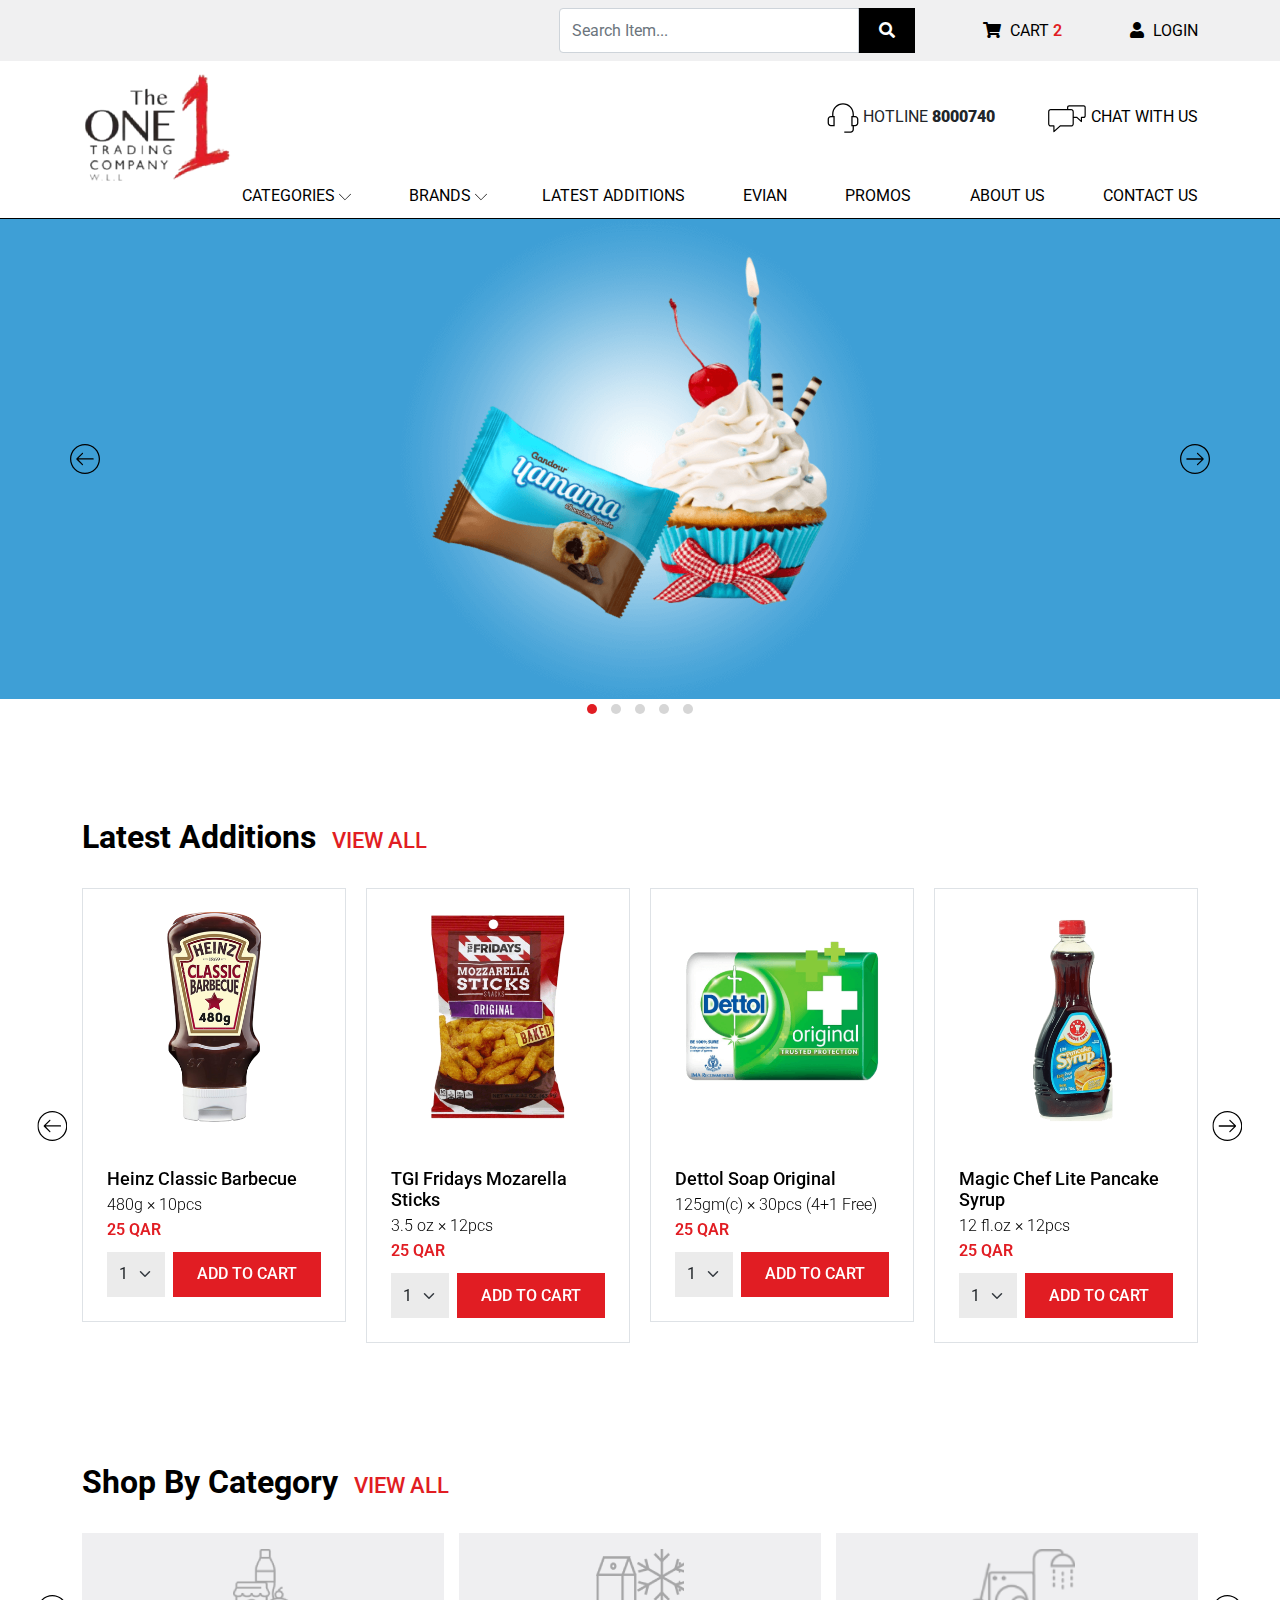
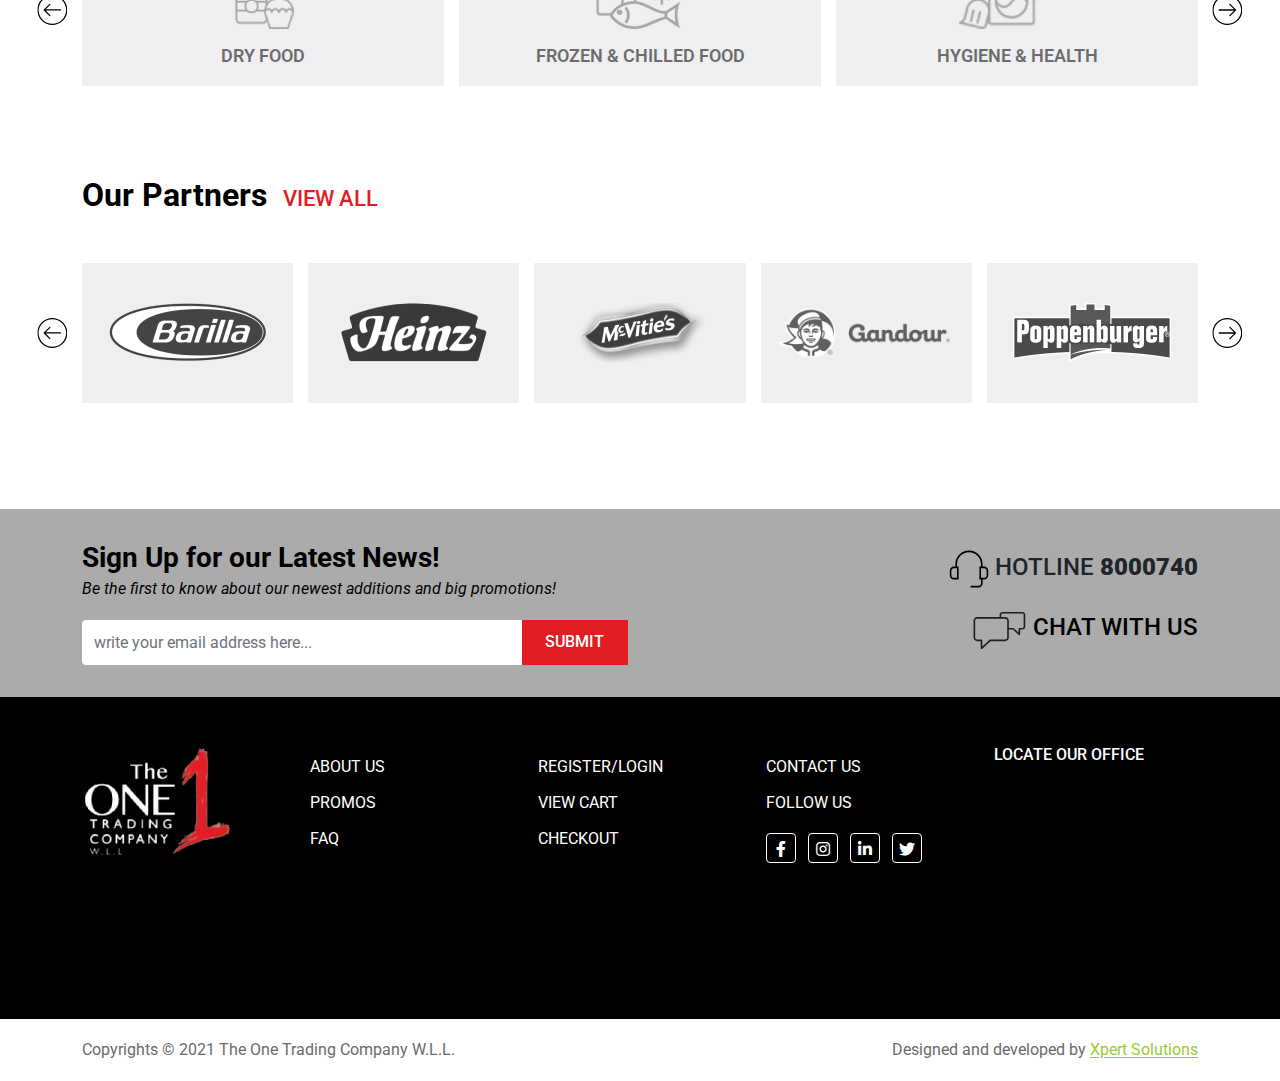
<file: index.html>
<!DOCTYPE html>
<!--[if lt IE 7]>      <html class="no-js lt-ie9 lt-ie8 lt-ie7"> <![endif]-->
<!--[if IE 7]>         <html class="no-js lt-ie9 lt-ie8"> <![endif]-->
<!--[if IE 8]>         <html class="no-js lt-ie9"> <![endif]-->
<!--[if gt IE 8]><!-->

<html class="no-js" lang="zxx">
<!--<![endif]-->

<head>
	<!-- Page Needs Meta
	=================================================== -->
    <meta charset="utf-8">
    <meta name="viewport" content="width=device-width, initial-scale=1.0">
    <meta name="robots" content="index, follow">
    <meta name="description" content="" />
    <meta name="keywords" content="">
    <meta name="author" content="">
    <meta name="sitemap_link" content="">
    
    <meta itemprop="name" content="#">
    <meta itemprop="description" content="">
    <meta itemprop="image" content="">
    
    <meta name="twitter:card" content="summary">
    <meta name="twitter:site" content="">
    <meta name="twitter:title" content="#">
    <meta name="twitter:description" content="">
    <meta name="twitter:creator" content="">
    <meta name="twitter:image" content="">
    <meta name="twitter:image:alt" content="#" />
    
    <meta property="fb:app_id" content=""/>
    <meta property="og:locale" content="en_US" />
    <meta property="og:title" content="#" />
    <meta property="og:type" content="" />
    <meta property="og:url" content="" />
    <meta property="og:image" content="" />
    <meta property="og:image:secure_url" content="" />
    <meta property="og:image:alt" content="#" />
    <meta property="og:description" content="" />
    <meta property="og:site_name" content="#" />
    <meta name="csrf-token" content="">

	<!-- Title
	================================================== -->
    <title>The One Trading Company | Foodservice Distributor</title>
    
    <!-- Favicons
    ================================================== -->
    <link rel="apple-touch-icon" sizes="57x57" href="resources/images/favicon/apple-icon-57x57.png">
    <link rel="apple-touch-icon" sizes="60x60" href="resources/images/favicon/apple-icon-60x60.png">
    <link rel="apple-touch-icon" sizes="72x72" href="resources/images/favicon/apple-icon-72x72.png">
    <link rel="apple-touch-icon" sizes="76x76" href="resources/images/favicon/apple-icon-76x76.png">
    <link rel="apple-touch-icon" sizes="114x114" href="resources/images/favicon/apple-icon-114x114.png">
    <link rel="apple-touch-icon" sizes="120x120" href="resources/images/favicon/apple-icon-120x120.png">
    <link rel="apple-touch-icon" sizes="144x144" href="resources/images/favicon/apple-icon-144x144.png">
    <link rel="apple-touch-icon" sizes="152x152" href="resources/images/favicon/apple-icon-152x152.png">
    <link rel="apple-touch-icon" sizes="180x180" href="resources/images/favicon/apple-icon-180x180.png">
    <link rel="icon" type="image/png" sizes="192x192"  href="resources/images/favicon/android-icon-192x192.png">
    <link rel="icon" type="image/png" sizes="32x32" href="resources/images/favicon/favicon-32x32.png">
    <link rel="icon" type="image/png" sizes="96x96" href="resources/images/favicon/favicon-96x96.png">
    <link rel="icon" type="image/png" sizes="16x16" href="resources/images/logo.png">
    <link rel="manifest" href="resources/images/favicon/manifest.json">
    <meta name="msapplication-TileColor" content="#ffffff">
    <meta name="msapplication-TileImage" content="/ms-icon-144x144.png">
    <meta name="theme-color" content="#ffffff">

    <!-- Google Font
    ================================================== -->
    <link rel="preconnect" href="https://fonts.googleapis.com">
    <link rel="preconnect" href="https://fonts.gstatic.com" crossorigin>
    <link href="https://fonts.googleapis.com/css2?family=Roboto:wght@300;400;500;700;900&display=swap" rel="stylesheet">

	<!-- CSS Files
	================================================== -->
    <link rel="stylesheet" href="resources/css/bootstrap.min.css">
    <link rel="stylesheet" href="resources/css/fontawesome.min.css">
    <link rel="stylesheet" href="resources/css/owl.carousel.min.css">
    <link rel="stylesheet" href="resources/css/owl.theme.default.min.css">
    <link rel="stylesheet" href="resources/css/simplebar.css">
    <link rel="stylesheet" href="resources/css/style.css">
</head>
<body>
    <!--[if lte IE 9]>
        <p class="browserupgrade">You are using an <strong>outdated</strong> browser. Please <a href="https://browsehappy.com/">upgrade your browser</a> to improve your experience and security.</p>
    <![endif]-->

    <!-- Site Header -->
    <header>
        <div class="header-top d-none d-xl-block" data-bg-color="#f0f0f1">
            <div class="container">
                <ul class="list-unstyled text-end">
                    <li>
                        <form action="#">
                            <div class="input-group">
                                <input type="text" name="s" class="form-control" placeholder="Search Item..." required >
                                <button type="submit"><i class="fa fa-search"></i></button>
                            </div><!-- /.input-group -->
                        </form>
                    </li>
                    <li>
                         <a href="#"><i class="fa fa-shopping-cart"></i> CART <span>2</span></a>
                    </li>
                    <li>
                        <a href="#"><i class="fa fa-user"></i> LOGIN</a>
                    </li>
                </ul>
            </div><!-- /.container -->
        </div><!-- /.header-top -->
        <div class="header-middle">
            <div class="container">
                <div class="d-flex justify-content-between align-items-center">
                    <div class="site-logo">
                        <a href="index.html">
                            <img src="resources/images/logo.png" class="img-fluid" style="width: inharit !important" alt="The One Trading Company Logo">
                        </a>
                    </div><!-- /.site-logo -->
                    <div class="hotline-chat d-none d-md-block">
                        <ul class="list-unstyled">
                            <li class="d-inline-block">
                                <svg xmlns="http://www.w3.org/2000/svg" x="0px" y="0px" viewBox="0 0 50 50" height="32">
                                    <path d="M49,27c0-2.757-2.243-5-5-5h-2v-3c0-9.374-7.626-17-17-17S8,9.626,8,19v3H6c-2.757,0-5,2.243-5,5v6c0,2.757,2.243,5,5,5h6 V22h-2v-3c0-8.271,6.729-15,15-15s15,6.729,15,15v3h-2v16h2v5c0,1.654-1.346,3-3,3H27v2h10c2.757,0,5-2.243,5-5v-5h2 c2.757,0,5-2.243,5-5V27z M10,36H6c-1.654,0-3-1.346-3-3v-6c0-1.654,1.346-3,3-3h4V36z M47,33c0,1.654-1.346,3-3,3h-4V24h4 c1.654,0,3,1.346,3,3V33z"/>
                                </svg>
                                HOTLINE <b>8000740</b>
                            </li>
                            <li class="d-inline-block">
                                <a href="#">
                                    <svg xmlns="http://www.w3.org/2000/svg" height="40" x="0px" y="0px" viewBox="0 0 100.353 100.353">
                                        <path d="M92.016,18.026H55.518c-2.857,0-5.181,2.324-5.181,5.181v4.354H9.46 c-3.669,0-6.654,2.985-6.654,6.655v30.723c0,3.668,2.985,6.652,6.654,6.652h6.391v12.884c0,0.594,0.35,1.131,0.893,1.372 c0.195,0.086,0.401,0.128,0.606,0.128c0.366,0,0.728-0.134,1.009-0.39l15.403-13.994h26.804c3.668,0,6.653-2.984,6.653-6.652v-14.61 h7.273l10.877,9.881c0.282,0.256,0.643,0.39,1.009,0.39c0.205,0,0.412-0.042,0.607-0.128c0.543-0.24,0.893-0.778,0.893-1.372v-8.771 h4.137c2.855,0,5.178-2.325,5.178-5.182v-21.94C97.194,20.35,94.872,18.026,92.016,18.026z M64.22,64.938 c0,2.014-1.639,3.652-3.653,3.652H33.183c-0.373,0-0.732,0.139-1.009,0.39L18.85,81.085V70.09c0-0.829-0.671-1.5-1.5-1.5H9.459 c-2.015,0-3.654-1.638-3.654-3.652V34.215c0-2.015,1.639-3.655,3.654-3.655h42.363c0.005,0,0.01,0.001,0.015,0.001 s0.01-0.001,0.015-0.001h8.715c2.015,0,3.653,1.64,3.653,3.655L64.22,64.938L64.22,64.938z M94.194,45.147 c0,1.203-0.977,2.182-2.178,2.182h-5.637c-0.828,0-1.5,0.671-1.5,1.5v6.882l-8.798-7.992c-0.276-0.25-0.636-0.39-1.009-0.39h-7.853 V34.216c0-3.669-2.985-6.655-6.653-6.655h-7.229v-4.354c0-1.203,0.979-2.181,2.181-2.181h36.498c1.201,0,2.178,0.978,2.178,2.181 V45.147z"/>
                                    </svg>                                    
                                    CHAT WITH US
                                </a>
                            </li>
                        </ul><!-- /.list-unstyled -->
                    </div><!-- /.hotline-chat -->

                    <div class="hamburger text-end d-xl-none">
                        <a href="javascript:void(0)" class="text-black">
                            <i class="fas fa-bars"></i>
                        </a>
                    </div><!-- /.hambargur -->
                </div><!-- /.d-flex -->
            </div><!-- /.container -->
        </div><!-- /.header-middle -->
        <div class="header-navigation d-none d-lg-block">
            <div class="container">
                <ul class="list-unstyled text-end">
                    <li class="item-has-submenu">
                        <a href="#">CATEGORIES</a>
                        <ul class="submenu list-unstyled">
                            <li><a href="categorized-product.html">DRY FOOD</a></li>
                            <li><a href="categorized-product.html">FROZEN & CHILLED</a></li>
                            <li><a href="categorized-product.html">HYGIENE & HEALTH</a></li>
                            <li><a href="categorized-product.html">SHOP ALL</a></li>
                        </ul><!-- /.submenu -->
                    </li>
                    <li class="item-has-submenu">
                        <a href="#">BRANDS</a>
                        <ul class="submenu list-unstyled">
                            <li><a href="products.html">BARILLA</a></li>
                            <li><a href="products.html">HEINZ</a></li>
                            <li><a href="products.html">UNITED BISCUITS</a></li>
                            <li><a href="products.html">POPPENBURGER</a></li>
                            <li><a href="products.html">GHANDOUR</a></li>
                            <li><a href="products.html">MAGIC CHEF</a></li>
                            <li><a href="products.html">SHOP ALL</a></li>
                        </ul><!-- /.submenu -->
                    <li>
                        <a href="#">LATEST ADDITIONS</a>
                    </li>
                    <li><a href="#">EVIAN</a></li>
                    <li><a href="#">PROMOS</a></li>
                    <li><a href="#">ABOUT US</a></li>
                    <li><a href="#">CONTACT US</a></li>
                </ul>
            </div><!-- /.container -->
        </div><!-- /.header-navigation -->
    </header>

    <div class="mobile-menu" data-simplebar>
        <div class="site-logo">
            <a href="#">
                <img src="resources/images/logo.png" class="img-fluid" style="width: inharit !important" alt="The One Trading Company Logo">
            </a>
            <span class="close-menu">&times;</span>
        </div><!-- /.site-logo -->

        <div class="cart-login">
            <ul class="list-unstyled">
                <li>
                    <form action="#">
                        <div class="input-group">
                            <input type="text" name="s" class="form-control" placeholder="Search Item..." required >
                            <button type="submit"><i class="fa fa-search"></i></button>
                        </div><!-- /.input-group -->
                    </form>
                </li>
                <li>
                     <a href="#"><i class="fa fa-shopping-cart"></i> CART <span>0</span></a>
                </li>
                <li>
                    <a href="#"><i class="fa fa-user"></i> LOGIN</a>
                </li>
            </ul>
        </div><!-- /.cart-login -->

        <div class="header-navigation ">
            <ul class="list-unstyled">
                <li class="item-has-submenu">
                    <a href="#">CATEGORIES</a>
                    <ul class="submenu list-unstyled">
                        <li><a href="categorized-product.html">DRY FOOD</a></li>
                        <li><a href="categorized-product.html">FROZEN & CHILLED</a></li>
                        <li><a href="categorized-product.html">HYGIENE & HEALTH</a></li>
                        <li><a href="categorized-product.html">SHOP ALL</a></li>
                    </ul><!-- /.submenu -->
                </li>
                <li class="item-has-submenu">
                    <a href="#">BRANDS</a>
                    <ul class="submenu list-unstyled">
                        <li><a href="products.html">BARILLA</a></li>
                        <li><a href="products.html">HEINZ</a></li>
                        <li><a href="products.html">UNITED BISCUITS</a></li>
                        <li><a href="products.html">POPPENBURGER</a></li>
                        <li><a href="products.html">GHANDOUR</a></li>
                        <li><a href="products.html">MAGIC CHEF</a></li>
                        <li><a href="products.html">SHOP ALL</a></li>
                    </ul><!-- /.submenu -->
                <li>
                    <a href="#">LATEST ADDITIONS</a>
                </li>
                <li><a href="#">EVIAN</a></li>
                <li><a href="#">PROMOS</a></li>
                <li><a href="#">ABOUT US</a></li>
                <li><a href="#">CONTACT US</a></li>
            </ul>
        </div><!-- /.header-navigation -->
        
        <div class="hotline-chat">
            <ul class="list-unstyled">
                <li>
                    <svg xmlns="http://www.w3.org/2000/svg" x="0px" y="0px" viewBox="0 0 50 50" height="32">
                        <path d="M49,27c0-2.757-2.243-5-5-5h-2v-3c0-9.374-7.626-17-17-17S8,9.626,8,19v3H6c-2.757,0-5,2.243-5,5v6c0,2.757,2.243,5,5,5h6 V22h-2v-3c0-8.271,6.729-15,15-15s15,6.729,15,15v3h-2v16h2v5c0,1.654-1.346,3-3,3H27v2h10c2.757,0,5-2.243,5-5v-5h2 c2.757,0,5-2.243,5-5V27z M10,36H6c-1.654,0-3-1.346-3-3v-6c0-1.654,1.346-3,3-3h4V36z M47,33c0,1.654-1.346,3-3,3h-4V24h4 c1.654,0,3,1.346,3,3V33z"/>
                    </svg>
                    HOTLINE <b>8000740</b>
                </li>
                <li>
                    <a href="#">
                        <svg xmlns="http://www.w3.org/2000/svg" height="40" x="0px" y="0px" viewBox="0 0 100.353 100.353">
                            <path d="M92.016,18.026H55.518c-2.857,0-5.181,2.324-5.181,5.181v4.354H9.46 c-3.669,0-6.654,2.985-6.654,6.655v30.723c0,3.668,2.985,6.652,6.654,6.652h6.391v12.884c0,0.594,0.35,1.131,0.893,1.372 c0.195,0.086,0.401,0.128,0.606,0.128c0.366,0,0.728-0.134,1.009-0.39l15.403-13.994h26.804c3.668,0,6.653-2.984,6.653-6.652v-14.61 h7.273l10.877,9.881c0.282,0.256,0.643,0.39,1.009,0.39c0.205,0,0.412-0.042,0.607-0.128c0.543-0.24,0.893-0.778,0.893-1.372v-8.771 h4.137c2.855,0,5.178-2.325,5.178-5.182v-21.94C97.194,20.35,94.872,18.026,92.016,18.026z M64.22,64.938 c0,2.014-1.639,3.652-3.653,3.652H33.183c-0.373,0-0.732,0.139-1.009,0.39L18.85,81.085V70.09c0-0.829-0.671-1.5-1.5-1.5H9.459 c-2.015,0-3.654-1.638-3.654-3.652V34.215c0-2.015,1.639-3.655,3.654-3.655h42.363c0.005,0,0.01,0.001,0.015,0.001 s0.01-0.001,0.015-0.001h8.715c2.015,0,3.653,1.64,3.653,3.655L64.22,64.938L64.22,64.938z M94.194,45.147 c0,1.203-0.977,2.182-2.178,2.182h-5.637c-0.828,0-1.5,0.671-1.5,1.5v6.882l-8.798-7.992c-0.276-0.25-0.636-0.39-1.009-0.39h-7.853 V34.216c0-3.669-2.985-6.655-6.653-6.655h-7.229v-4.354c0-1.203,0.979-2.181,2.181-2.181h36.498c1.201,0,2.178,0.978,2.178,2.181 V45.147z"/>
                        </svg>                                    
                        CHAT WITH US
                    </a>
                </li>
            </ul><!-- /.list-unstyled -->
        </div><!-- /.hotline-chat -->

        <div class="social-media">
            <ul class="list-unstyled">
                <li class="list-inline-item">
                    <a href="#"><i class="fab fa-facebook-f"></i></a>
                </li>
                <li class="list-inline-item">
                    <a href="#"><i class="fab fa-instagram"></i></a>
                </li>
                <li class="list-inline-item">
                    <a href="#"><i class="fab fa-linkedin-in"></i></a>
                </li>
                <li class="list-inline-item">
                    <a href="#"><i class="fab fa-twitter"></i></a>
                </li>
            </ul>
        </div><!-- /.social-media -->
    </div><!--  /.mobile-menu -->

    <!-- Hero Slider -->
    <div class="hero-carousel owl-carousel owl-theme">
        <div class="slider-item">
            <a href="products.html">
                <picture>
                    <source media="(min-width:992px)" srcset="resources/images/hero-slider992w-1.png">
                    <source media="(min-width:576px)" srcset="resources/images/hero-slider576w-1.png">
                    <img src="resources/images/hero-slider-default-1.png" class="img-fluid" alt="">
                </picture>
            </a>
        </div><!-- /.slider-item -->
        <div class="slider-item">
            <a href="products.html">
                <picture>
                    <source media="(min-width:992px)" srcset="resources/images/hero-slider992w-2.png">
                    <source media="(min-width:576px)" srcset="resources/images/hero-slider576w-2.png">
                    <img src="resources/images/hero-slider-default-2.png" class="img-fluid" alt="">
                </picture>
            </a>
        </div><!-- /.slider-item -->
        <div class="slider-item">
            <a href="products.html">
                <picture>
                    <source media="(min-width:992px)" srcset="resources/images/hero-slider992w-3.png">
                    <source media="(min-width:576px)" srcset="resources/images/hero-slider576w-3.png">
                    <img src="resources/images/hero-slider-default-3.png" class="img-fluid" alt="">
                </picture>
            </a>
        </div><!-- /.slider-item -->
        <div class="slider-item">
            <a href="products.html">
                <picture>
                    <source media="(min-width:992px)" srcset="resources/images/hero-slider992w-1.png">
                    <source media="(min-width:576px)" srcset="resources/images/hero-slider576w-1.png">
                    <img src="resources/images/hero-slider-default-1.png" class="img-fluid" alt="">
                </picture>
            </a>
        </div><!-- /.slider-item -->
        <div class="slider-item">
            <a href="products.html">
                <picture>
                    <source media="(min-width:992px)" srcset="resources/images/hero-slider992w-2.png">
                    <source media="(min-width:576px)" srcset="resources/images/hero-slider576w-2.png">
                    <img src="resources/images/hero-slider-default-2.png" class="img-fluid" alt="">
                </picture>
            </a>
        </div><!-- /.slider-item -->
    </div><!-- /.hero-carousel -->

    <!-- Latest Added Product -->
    <div class="latest-added_product">
        <div class="container">
            <div class="section-title">
                <h2>Latest Additions <a href="products.html">VIEW ALL </a></h2>
            </div><!-- /.section-title -->

            <div class="product-slider owl-carousel owl-theme">
                <div class="product-item border">
                    <div class="thumb">
                        <a href="product-details.html">
                            <img src="resources/images/product1.png" class="img-fluid" alt="">
                        </a>
                    </div><!-- /.thumb -->
                    <div class="product-description">
                        <h5><a href="product-details.html">Heinz Classic Barbecue</a></h5>
                        <p>480g &times; 10pcs</p>
                        <h4>25 QAR</h4>
                        <form action="#">
                            <div class="form-group d-flex">
                                <select class="form-select">
                                    <option value="1">1</option>
                                    <option value="2">2</option>
                                    <option value="3">3</option>
                                    <option value="4">4</option>
                                    <option value="5">5</option>
                                    <option value="6">6</option>
                                    <option value="7">7</option>
                                    <option value="8">8</option>
                                    <option value="9">9</option>
                                    <option value="10">10</option>
                                </select><!-- /# -->
                                <input type="button" value="ADD TO CART">
                            </div><!-- /.form-group -->
                        </form>
                    </div><!-- /.product-description -->                    
                </div><!-- /.product-item -->
                <div class="product-item border">
                    <div class="thumb">
                        <a href="product-details.html">
                            <img src="resources/images/product2.png" class="img-fluid" alt="">
                        </a>
                    </div><!-- /.thumb -->
                    <div class="product-description">
                        <h5><a href="product-details.html">TGI Fridays Mozarella Sticks</a></h5>
                        <p>3.5 oz &times; 12pcs</p>
                        <h4>25 QAR</h4>
                        <form action="#">
                            <div class="form-group d-flex">
                                <select class="form-select">
                                    <option value="1">1</option>
                                    <option value="2">2</option>
                                    <option value="3">3</option>
                                    <option value="4">4</option>
                                    <option value="5">5</option>
                                    <option value="6">6</option>
                                    <option value="7">7</option>
                                    <option value="8">8</option>
                                    <option value="9">9</option>
                                    <option value="10">10</option>
                                </select><!-- /# -->
                                <input type="button" value="ADD TO CART">
                            </div><!-- /.form-group -->
                        </form>
                    </div><!-- /.product-description -->                    
                </div><!-- /.product-item -->
                <div class="product-item border">
                    <div class="thumb">
                        <a href="product-details.html">
                            <img src="resources/images/product3.png" class="img-fluid" alt="">
                        </a>
                    </div><!-- /.thumb -->
                    <div class="product-description">
                        <h5><a href="product-details.html">Dettol Soap Original</a></h5>
                        <p>125gm(c) &times; 30pcs (4+1 Free)</p>
                        <h4>25 QAR</h4>
                        <form action="#">
                            <div class="form-group d-flex">
                                <select class="form-select">
                                    <option value="1">1</option>
                                    <option value="2">2</option>
                                    <option value="3">3</option>
                                    <option value="4">4</option>
                                    <option value="5">5</option>
                                    <option value="6">6</option>
                                    <option value="7">7</option>
                                    <option value="8">8</option>
                                    <option value="9">9</option>
                                    <option value="10">10</option>
                                </select><!-- /# -->
                                <input type="button" value="ADD TO CART">
                            </div><!-- /.form-group -->
                        </form>
                    </div><!-- /.product-description -->                    
                </div><!-- /.product-item -->
                <div class="product-item border">
                    <div class="thumb">
                        <a href="product-details.html">
                            <img src="resources/images/product4.png" class="img-fluid" alt="">
                        </a>
                    </div><!-- /.thumb -->
                    <div class="product-description">
                        <h5><a href="product-details.html">Magic Chef Lite Pancake Syrup</a></h5>
                        <p>12 fl.oz &times; 12pcs</p>
                        <h4>25 QAR</h4>
                        <form action="#">
                            <div class="form-group d-flex">
                                <select class="form-select">
                                    <option value="1">1</option>
                                    <option value="2">2</option>
                                    <option value="3">3</option>
                                    <option value="4">4</option>
                                    <option value="5">5</option>
                                    <option value="6">6</option>
                                    <option value="7">7</option>
                                    <option value="8">8</option>
                                    <option value="9">9</option>
                                    <option value="10">10</option>
                                </select><!-- /# -->
                                <input type="button" value="ADD TO CART">
                            </div><!-- /.form-group -->
                        </form>
                    </div><!-- /.product-description -->                    
                </div><!-- /.product-item -->
                <div class="product-item border">
                    <div class="thumb">
                        <a href="product-details.html">
                            <img src="resources/images/product2.png" class="img-fluid" alt="">
                        </a>
                    </div><!-- /.thumb -->
                    <div class="product-description">
                        <h5><a href="product-details.html">TGI Fridays Mozarella Sticks</a></h5>
                        <p>3.5 oz &times; 12pcs</p>
                        <h4>25 QAR</h4>
                        <form action="#">
                            <div class="form-group d-flex">
                                <select class="form-select">
                                    <option value="1">1</option>
                                    <option value="2">2</option>
                                    <option value="3">3</option>
                                    <option value="4">4</option>
                                    <option value="5">5</option>
                                    <option value="6">6</option>
                                    <option value="7">7</option>
                                    <option value="8">8</option>
                                    <option value="9">9</option>
                                    <option value="10">10</option>
                                </select><!-- /# -->
                                <input type="button" value="ADD TO CART">
                            </div><!-- /.form-group -->
                        </form>
                    </div><!-- /.product-description -->                    
                </div><!-- /.product-item -->
                <div class="product-item border">
                    <div class="thumb">
                        <a href="product-details.html">
                            <img src="resources/images/product2.png" class="img-fluid" alt="">
                        </a>
                    </div><!-- /.thumb -->
                    <div class="product-description">
                        <h5><a href="product-details.html">TGI Fridays Mozarella Sticks</a></h5>
                        <p>3.5 oz &times; 12pcs</p>
                        <h4>25 QAR</h4>
                        <form action="#">
                            <div class="form-group d-flex">
                                <select class="form-select">
                                    <option value="1">1</option>
                                    <option value="2">2</option>
                                    <option value="3">3</option>
                                    <option value="4">4</option>
                                    <option value="5">5</option>
                                    <option value="6">6</option>
                                    <option value="7">7</option>
                                    <option value="8">8</option>
                                    <option value="9">9</option>
                                    <option value="10">10</option>
                                </select><!-- /# -->
                                <input type="button" value="ADD TO CART">
                            </div><!-- /.form-group -->
                        </form>
                    </div><!-- /.product-description -->                    
                </div><!-- /.product-item -->
            </div><!-- /.product-slider -->
        </div><!-- /.container -->
    </div><!-- /.latest-added_product -->

    <div class="product-category">
        <div class="container">
            <div class="section-title">
                <h2>Shop By Category <a href="#">VIEW ALL </a></h2>
            </div><!-- /.section-title -->

            <div class="product-category-carousel owl-carousel owl-theme">
                <div class="category-item">
                    <a href="categorized-product.html">
                       <img src="resources/images/cat-icon1.png" class="img-fluid" alt="Dry Food | The One Trading Company"> 
                        DRY FOOD
                    </a>
                </div><!-- /.category-item -->
                <div class="category-item">
                    <a href="categorized-product.html">
                        <img src="resources/images/cat-icon2.png" class="img-fluid" alt="Frozen & Chilled Food | The One Trading Company"> 
                        FROZEN & CHILLED FOOD
                    </a>
                </div><!-- /.category-item -->
                <div class="category-item">
                    <a href="categorized-product.html">
                        <img src="resources/images/cat-icon3.png" class="img-fluid" alt="Hygiene & Health Food | The One Trading Company"> 
                        HYGIENE & HEALTH
                    </a>
                </div><!-- /.category-item -->
                <div class="category-item">
                    <a href="categorized-product.html">
                        <img src="resources/images/cat-icon2.png" class="img-fluid" alt="Frozen & Chilled Food | The One Trading Company"> 
                        FROZEN & CHILLED FOOD
                    </a>
                </div><!-- /.category-item -->
            </div><!-- /.product-category-carousel -->
        </div><!-- /.container -->
    </div><!-- /.product-category -->

    <!-- Our Partners -->
    <div class="our-partners">
        <div class="container">
            <div class="section-title">
                <h2>Our Partners <a href="#">VIEW ALL </a></h2>
            </div><!-- /.section-title -->

            <div class="partner-carousel owl-carousel owl-theme">
                <div class="partner-item">
                    <a href="#">
                        <img src="resources/images/barilla.png" class="img-fluid" style="width: inherit !important"  alt="Barilla | The One Trading Company">
                    </a>
                </div><!-- /.partner-item -->
                <div class="partner-item">
                    <a href="#">
                        <img src="resources/images/heinz.png" class="img-fluid" style="width: inherit !important"  alt="Heinz | The One Trading Company">
                    </a>
                </div><!-- /.partner-item -->
                <div class="partner-item">
                    <a href="#">
                        <img src="resources/images/mcvities.png" class="img-fluid" style="width: inherit !important"  alt="McVities | The One Trading Company">
                    </a>
                </div><!-- /.partner-item -->
                <div class="partner-item">
                    <a href="#">
                        <img src="resources/images/gandour.png" class="img-fluid" style="width: inherit !important"  alt="Gandour | The One Trading Company">
                    </a>
                </div><!-- /.partner-item -->
                <div class="partner-item">
                    <a href="#">
                        <img src="resources/images/poppenburger.png" class="img-fluid" style="width: inherit !important"  alt="PoppenBurger | The One Trading Company">
                    </a>
                </div><!-- /.partner-item -->
            </div><!-- /.partner-carousel -->
        </div><!-- /.container -->
    </div><!-- /.our-partners -->

    <!-- Footer -->
    <footer>
        <div class="footer-top" data-bg-color="#ababab">
            <div class="container">
                <div class="row align-items-center justify-content-center">                    
                    <div class="col-lg-6">
                        <div class="hotline-chat text-center text-lg-end mt-4 mt-lg-0">
                            <ul class="list-unstyled">
                                <li>
                                    <svg xmlns="http://www.w3.org/2000/svg" x="0px" y="0px" viewBox="0 0 50 50" height="40">
                                        <path d="M49,27c0-2.757-2.243-5-5-5h-2v-3c0-9.374-7.626-17-17-17S8,9.626,8,19v3H6c-2.757,0-5,2.243-5,5v6c0,2.757,2.243,5,5,5h6 V22h-2v-3c0-8.271,6.729-15,15-15s15,6.729,15,15v3h-2v16h2v5c0,1.654-1.346,3-3,3H27v2h10c2.757,0,5-2.243,5-5v-5h2 c2.757,0,5-2.243,5-5V27z M10,36H6c-1.654,0-3-1.346-3-3v-6c0-1.654,1.346-3,3-3h4V36z M47,33c0,1.654-1.346,3-3,3h-4V24h4 c1.654,0,3,1.346,3,3V33z"/>
                                    </svg>
                                    HOTLINE <b>8000740</b>
                                </li>
                                <li>
                                    <a href="#">
                                        <svg xmlns="http://www.w3.org/2000/svg" height="55" x="0px" y="0px" viewBox="0 0 100.353 100.353">
                                            <path style="fill:#231F20;" d="M92.016,18.026H55.518c-2.857,0-5.181,2.324-5.181,5.181v4.354H9.46 c-3.669,0-6.654,2.985-6.654,6.655v30.723c0,3.668,2.985,6.652,6.654,6.652h6.391v12.884c0,0.594,0.35,1.131,0.893,1.372 c0.195,0.086,0.401,0.128,0.606,0.128c0.366,0,0.728-0.134,1.009-0.39l15.403-13.994h26.804c3.668,0,6.653-2.984,6.653-6.652v-14.61 h7.273l10.877,9.881c0.282,0.256,0.643,0.39,1.009,0.39c0.205,0,0.412-0.042,0.607-0.128c0.543-0.24,0.893-0.778,0.893-1.372v-8.771 h4.137c2.855,0,5.178-2.325,5.178-5.182v-21.94C97.194,20.35,94.872,18.026,92.016,18.026z M64.22,64.938 c0,2.014-1.639,3.652-3.653,3.652H33.183c-0.373,0-0.732,0.139-1.009,0.39L18.85,81.085V70.09c0-0.829-0.671-1.5-1.5-1.5H9.459 c-2.015,0-3.654-1.638-3.654-3.652V34.215c0-2.015,1.639-3.655,3.654-3.655h42.363c0.005,0,0.01,0.001,0.015,0.001 s0.01-0.001,0.015-0.001h8.715c2.015,0,3.653,1.64,3.653,3.655L64.22,64.938L64.22,64.938z M94.194,45.147 c0,1.203-0.977,2.182-2.178,2.182h-5.637c-0.828,0-1.5,0.671-1.5,1.5v6.882l-8.798-7.992c-0.276-0.25-0.636-0.39-1.009-0.39h-7.853 V34.216c0-3.669-2.985-6.655-6.653-6.655h-7.229v-4.354c0-1.203,0.979-2.181,2.181-2.181h36.498c1.201,0,2.178,0.978,2.178,2.181 V45.147z"/>
                                        </svg>                                            
                                        CHAT WITH US
                                    </a>
                                </li>
                            </ul><!-- /.list-unstyled -->
                        </div><!-- /.hotline-chat -->
                    </div><!-- /.col -->
                    <div class="col-md-10 col-lg-6 order-lg-first">
                        <div class="subscribe text-center text-lg-start">
                            <h3>Sign Up for our Latest News!</h3>
                            <p>Be the first to know about our newest additions and big promotions!</p>

                            <form action="#">
                                <div class="input-group">
                                    <input type="email" class="form-control" placeholder="write your email address here..." >
                                    <button type="submit">SUBMIT</button>
                                </div><!-- /.input-group -->
                            </form>
                        </div><!-- /.subscribe -->
                    </div><!-- /.col -->
                </div><!-- /.row -->
            </div><!-- /.container -->
        </div><!-- /.footer-top -->
        <div class="footer-middle" data-bg-color="#000000">
            <div class="container">
                <div class="row">
                    <div class="col-sm-6 col-md-4 col-lg">
                        <div class="footer-widget">
                            <div class="site-logo">
                                <a href="#">
                                    <img src="resources/images/logo-alt.png" class="img-fluid" style="width: inharit !important" alt="The One Trading Company Logo">
                                </a>
                            </div><!-- /.site-logo -->
                        </div><!-- /.footer-widget -->
                    </div><!-- /.col-md -->
                    <div class="col-sm-6 col-md-4 col-lg">
                        <div class="footer-widget">
                            <ul class="list-unstyled">
                                <li><a href="#">ABOUT US</a></li>
                                <li><a href="#">PROMOS</a></li>
                                <li><a href="#">FAQ</a></li>
                            </ul>
                        </div><!-- /.footer-widget -->
                    </div><!-- /.col-md -->
                    <div class="col-sm-6 col-md-4 col-lg">
                        <div class="footer-widget">
                            <ul class="list-unstyled">
                                <li><a href="#">REGISTER/LOGIN</a></li>
                                <li><a href="#">VIEW CART</a></li>
                                <li><a href="#">CHECKOUT</a></li>
                            </ul>
                        </div><!-- /.footer-widget -->
                    </div><!-- /.col-md -->
                    <div class="col-sm-6 col-md-4 col-lg">
                        <div class="footer-widget">
                            <ul class="list-unstyled">
                                <li><a href="#">CONTACT US</a></li>
                                <li>FOLLOW US</li>
                                <li>
                                    <ul class="list-unstyled social-media">
                                        <li class="list-inline-item">
                                            <a href="#"><i class="fab fa-facebook-f"></i></a>
                                        </li>
                                        <li class="list-inline-item">
                                            <a href="#"><i class="fab fa-instagram"></i></a>
                                        </li>
                                        <li class="list-inline-item">
                                            <a href="#"><i class="fab fa-linkedin-in"></i></a>
                                        </li>
                                        <li class="list-inline-item">
                                            <a href="#"><i class="fab fa-twitter"></i></a>
                                        </li>
                                    </ul>
                                </li>
                            </ul>
                        </div><!-- /.footer-widget -->
                    </div><!-- /.col-md -->
                    <div class="col-sm-6 col-md-4 col-lg">
                        <div class="footer-widget"> 
                            <h6 >LOCATE OUR OFFICE</h6>
                            <div class="gmap">
                                <iframe src="https://www.google.com/maps/embed?pb=!1m14!1m12!1m3!1d14430.1665811341!2d51.52615156676727!3d25.28599988120948!2m3!1f0!2f0!3f0!3m2!1i1024!2i768!4f13.1!5e0!3m2!1sen!2sbd!4v1627592167872!5m2!1sen!2sbd" width="100%" height="150" style="border:0;" allowfullscreen="" loading="lazy"></iframe>
                            </div><!-- /.gmap -->
                        </div><!-- /.footer-widget -->
                    </div><!-- /.col-md -->
                </div><!-- /.row -->
            </div><!-- /.container -->
        </div><!-- /.footer-middle -->
        <div class="footer-bottom">
            <div class="container">
                <div class="d-md-flex justify-content-between text-center text-md-start">
                    <p>Copyrights &copy; 2021 The One Trading Company W.L.L.</p>
                    <p>Designed and developed by <a href="#">Xpert Solutions</a></p>
                </div><!-- /.d-flex -->
            </div><!-- /.container -->
        </div><!-- /.footer-bottom -->
    </footer>

    <!-- Scripts -->
    <script src="resources/js/jquery-3.6.0.min.js"></script>
    <script src="resources/js/bootstrap.bundle.min.js"></script>
    <script src="resources/js/owl.carousel.min.js"></script>
    <script src="resources/js/simplebar.min.js"></script>
    <script src="resources/js/lightgallery-all.min.js"></script>
    <script src="resources/js/custom.js"></script>
</body>
</html>
</file>
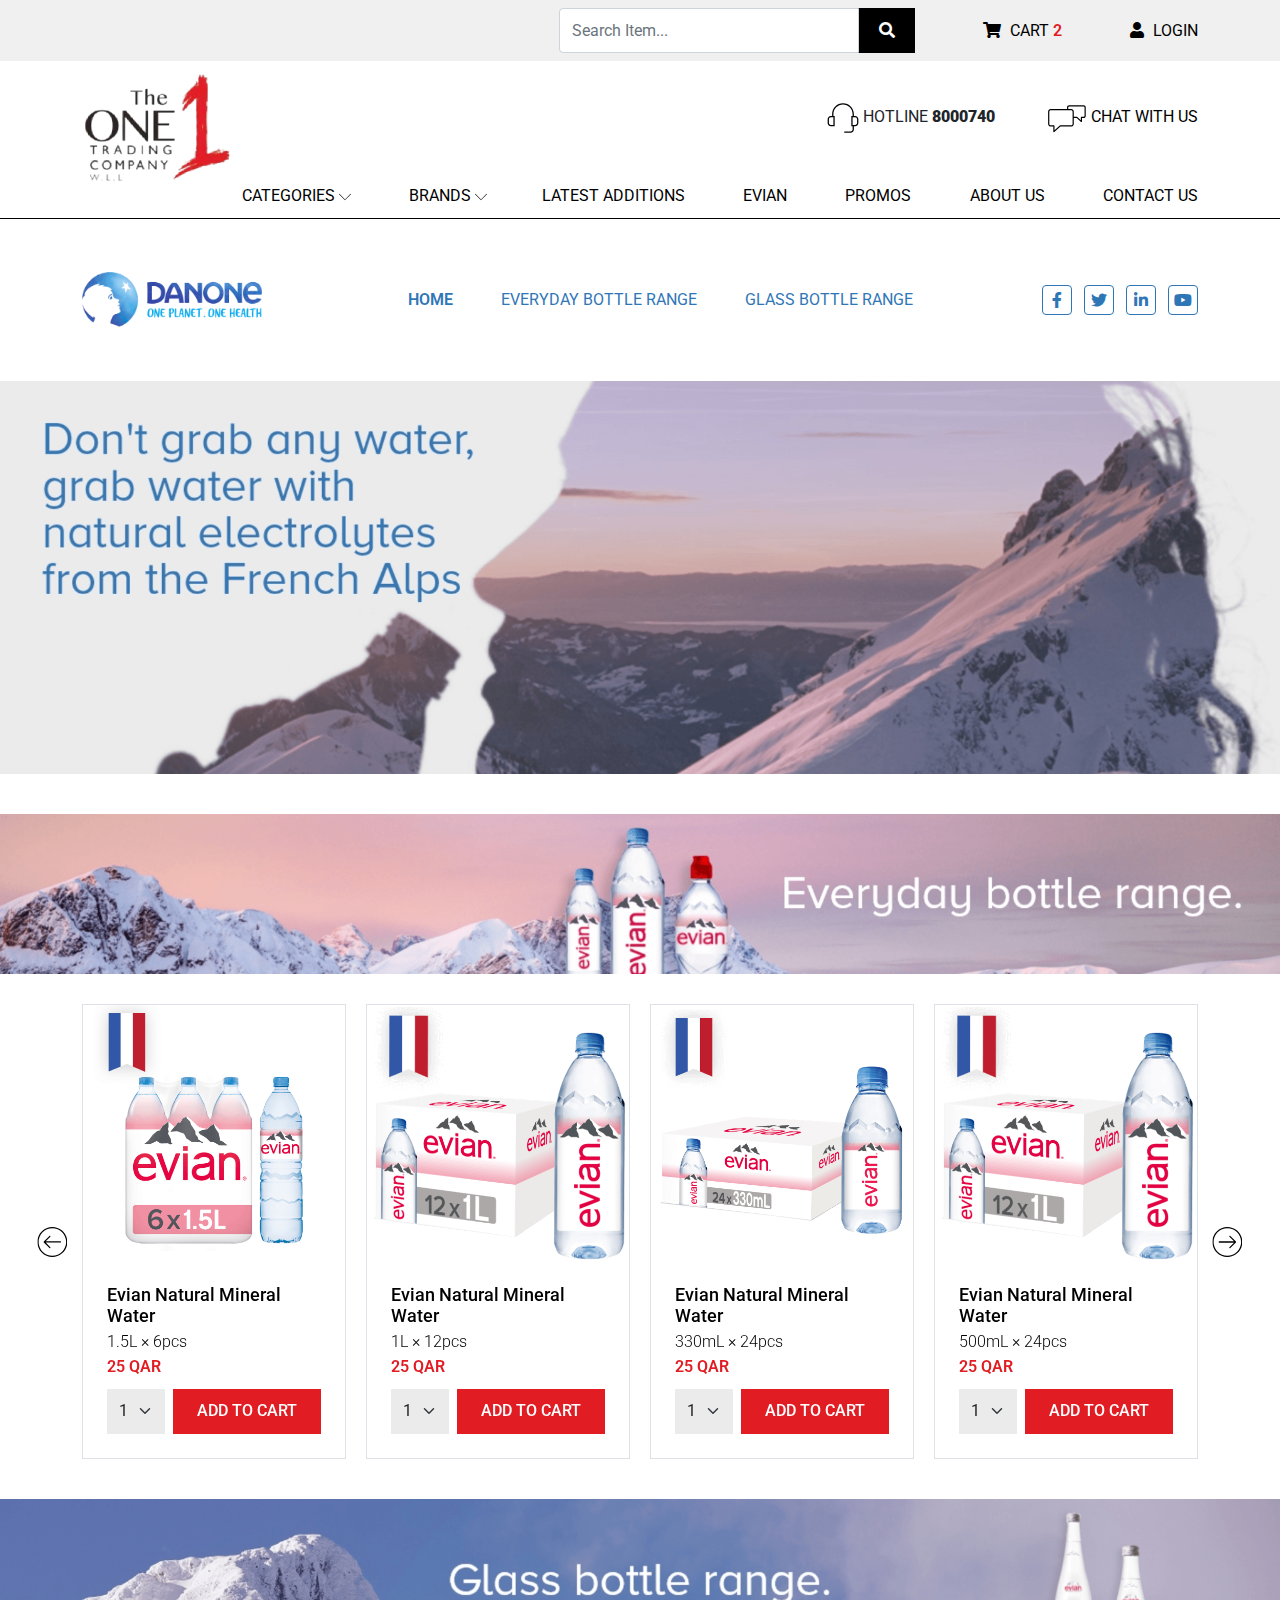
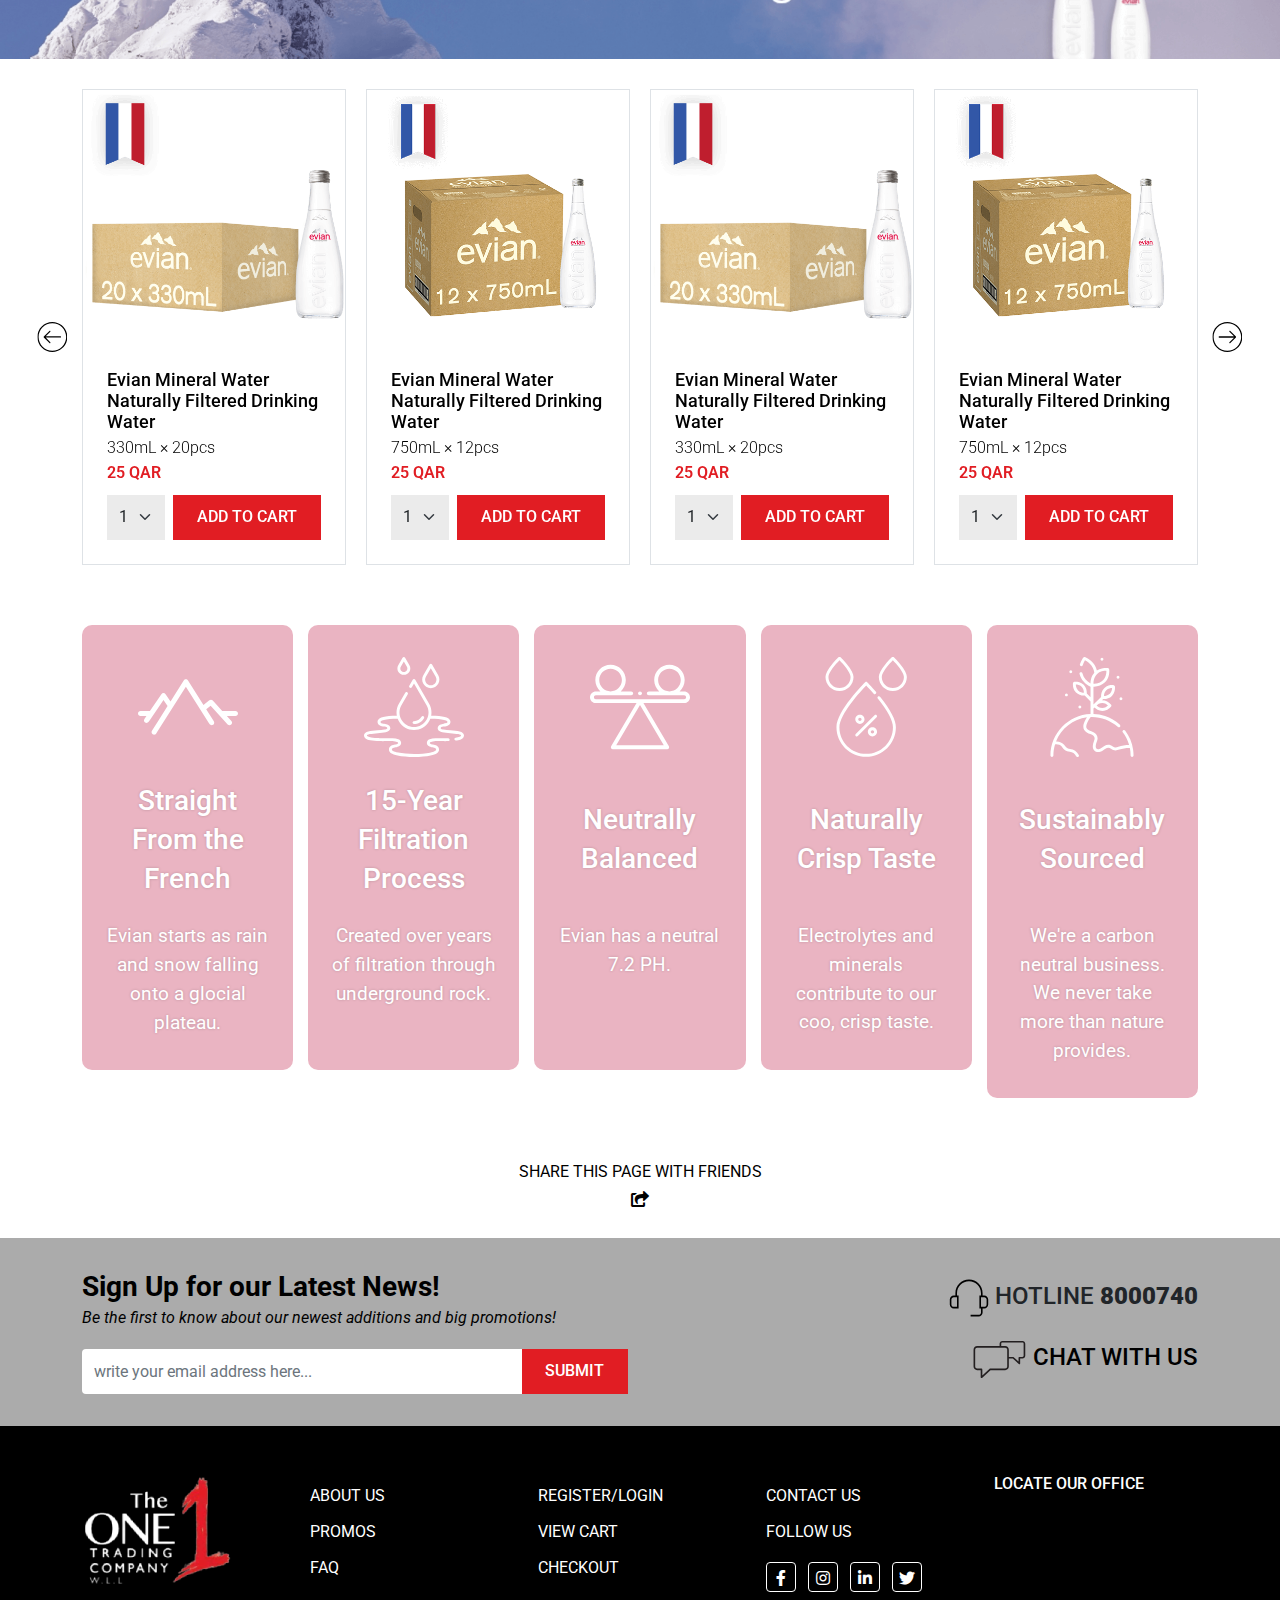
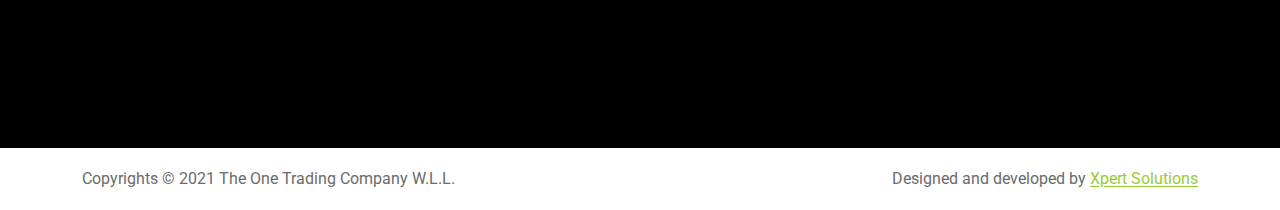
<file: brand-store.html>
<!DOCTYPE html>
<!--[if lt IE 7]>      <html class="no-js lt-ie9 lt-ie8 lt-ie7"> <![endif]-->
<!--[if IE 7]>         <html class="no-js lt-ie9 lt-ie8"> <![endif]-->
<!--[if IE 8]>         <html class="no-js lt-ie9"> <![endif]-->
<!--[if gt IE 8]><!-->

<html class="no-js" lang="zxx">
<!--<![endif]-->

<head>
	<!-- Page Needs Meta
	=================================================== -->
    <meta charset="utf-8">  
    <meta name="viewport" content="width=device-width, initial-scale=1.0">
    <meta name="robots" content="index, follow">
    <meta name="description" content="" />
    <meta name="keywords" content="">
    <meta name="author" content="">
    <meta name="sitemap_link" content="">
    
    <meta itemprop="name" content="#">
    <meta itemprop="description" content="">
    <meta itemprop="image" content="">
    
    <meta name="twitter:card" content="summary">
    <meta name="twitter:site" content="">
    <meta name="twitter:title" content="#">
    <meta name="twitter:description" content="">
    <meta name="twitter:creator" content="">
    <meta name="twitter:image" content="">
    <meta name="twitter:image:alt" content="#" />
    
    <meta property="fb:app_id" content=""/>
    <meta property="og:locale" content="en_US" />
    <meta property="og:title" content="#" />
    <meta property="og:type" content="" />
    <meta property="og:url" content="" />
    <meta property="og:image" content="" />
    <meta property="og:image:secure_url" content="" />
    <meta property="og:image:alt" content="#" />
    <meta property="og:description" content="" />
    <meta property="og:site_name" content="#" />
    <meta name="csrf-token" content="">

	<!-- Title
	================================================== -->
    <title>The One Trading Company | Foodservice Distributor</title>
    
    <!-- Favicons
    ================================================== -->
    <link rel="apple-touch-icon" sizes="57x57" href="resources/images/favicon/apple-icon-57x57.png">
    <link rel="apple-touch-icon" sizes="60x60" href="resources/images/favicon/apple-icon-60x60.png">
    <link rel="apple-touch-icon" sizes="72x72" href="resources/images/favicon/apple-icon-72x72.png">
    <link rel="apple-touch-icon" sizes="76x76" href="resources/images/favicon/apple-icon-76x76.png">
    <link rel="apple-touch-icon" sizes="114x114" href="resources/images/favicon/apple-icon-114x114.png">
    <link rel="apple-touch-icon" sizes="120x120" href="resources/images/favicon/apple-icon-120x120.png">
    <link rel="apple-touch-icon" sizes="144x144" href="resources/images/favicon/apple-icon-144x144.png">
    <link rel="apple-touch-icon" sizes="152x152" href="resources/images/favicon/apple-icon-152x152.png">
    <link rel="apple-touch-icon" sizes="180x180" href="resources/images/favicon/apple-icon-180x180.png">
    <link rel="icon" type="image/png" sizes="192x192"  href="resources/images/favicon/android-icon-192x192.png">
    <link rel="icon" type="image/png" sizes="32x32" href="resources/images/favicon/favicon-32x32.png">
    <link rel="icon" type="image/png" sizes="96x96" href="resources/images/favicon/favicon-96x96.png">
    <link rel="icon" type="image/png" sizes="16x16" href="resources/images/logo.png">
    <link rel="manifest" href="resources/images/favicon/manifest.json">
    <meta name="msapplication-TileColor" content="#ffffff">
    <meta name="msapplication-TileImage" content="/ms-icon-144x144.png">
    <meta name="theme-color" content="#ffffff">

    <!-- Google Font
    ================================================== -->
    <link rel="preconnect" href="https://fonts.googleapis.com">
    <link rel="preconnect" href="https://fonts.gstatic.com" crossorigin>
    <link href="https://fonts.googleapis.com/css2?family=Roboto:wght@300;400;500;700;900&display=swap" rel="stylesheet">

	<!-- CSS Files
	================================================== -->
    <link rel="stylesheet" href="resources/css/bootstrap.min.css">
    <link rel="stylesheet" href="resources/css/fontawesome.min.css">
    <link rel="stylesheet" href="resources/css/owl.carousel.min.css">
    <link rel="stylesheet" href="resources/css/owl.theme.default.min.css">
    <link rel="stylesheet" href="resources/css/simplebar.css">
    <link rel="stylesheet" href="resources/css/style.css">
</head>
<body>
    <!--[if lte IE 9]>
        <p class="browserupgrade">You are using an <strong>outdated</strong> browser. Please <a href="https://browsehappy.com/">upgrade your browser</a> to improve your experience and security.</p>
    <![endif]-->


    <!-- Site Header -->
    <header>
        <div class="header-top d-none d-xl-block" data-bg-color="#f0f0f1">
            <div class="container">
                <ul class="list-unstyled text-end">
                    <li>
                        <form action="#">
                            <div class="input-group">
                                <input type="text" name="s" class="form-control" placeholder="Search Item..." required >
                                <button type="submit"><i class="fa fa-search"></i></button>
                            </div><!-- /.input-group -->
                        </form>
                    </li>
                    <li>
                         <a href="#"><i class="fa fa-shopping-cart"></i> CART <span>2</span></a>
                    </li>
                    <li>
                        <a href="#"><i class="fa fa-user"></i> LOGIN</a>
                    </li>
                </ul>
            </div><!-- /.container -->
        </div><!-- /.header-top -->
        <div class="header-middle">
            <div class="container">
                <div class="d-flex justify-content-between align-items-center">
                    <div class="site-logo">
                        <a href="index.html">
                            <img src="resources/images/logo.png" class="img-fluid" style="width: inharit !important" alt="The One Trading Company Logo">
                        </a>
                    </div><!-- /.site-logo -->
                    <div class="hotline-chat d-none d-md-block">
                        <ul class="list-unstyled">
                            <li class="d-inline-block">
                                <svg xmlns="http://www.w3.org/2000/svg" x="0px" y="0px" viewBox="0 0 50 50" height="32">
                                    <path d="M49,27c0-2.757-2.243-5-5-5h-2v-3c0-9.374-7.626-17-17-17S8,9.626,8,19v3H6c-2.757,0-5,2.243-5,5v6c0,2.757,2.243,5,5,5h6 V22h-2v-3c0-8.271,6.729-15,15-15s15,6.729,15,15v3h-2v16h2v5c0,1.654-1.346,3-3,3H27v2h10c2.757,0,5-2.243,5-5v-5h2 c2.757,0,5-2.243,5-5V27z M10,36H6c-1.654,0-3-1.346-3-3v-6c0-1.654,1.346-3,3-3h4V36z M47,33c0,1.654-1.346,3-3,3h-4V24h4 c1.654,0,3,1.346,3,3V33z"/>
                                </svg>
                                HOTLINE <b>8000740</b>
                            </li>
                            <li class="d-inline-block">
                                <a href="#">
                                    <svg xmlns="http://www.w3.org/2000/svg" height="40" x="0px" y="0px" viewBox="0 0 100.353 100.353">
                                        <path d="M92.016,18.026H55.518c-2.857,0-5.181,2.324-5.181,5.181v4.354H9.46 c-3.669,0-6.654,2.985-6.654,6.655v30.723c0,3.668,2.985,6.652,6.654,6.652h6.391v12.884c0,0.594,0.35,1.131,0.893,1.372 c0.195,0.086,0.401,0.128,0.606,0.128c0.366,0,0.728-0.134,1.009-0.39l15.403-13.994h26.804c3.668,0,6.653-2.984,6.653-6.652v-14.61 h7.273l10.877,9.881c0.282,0.256,0.643,0.39,1.009,0.39c0.205,0,0.412-0.042,0.607-0.128c0.543-0.24,0.893-0.778,0.893-1.372v-8.771 h4.137c2.855,0,5.178-2.325,5.178-5.182v-21.94C97.194,20.35,94.872,18.026,92.016,18.026z M64.22,64.938 c0,2.014-1.639,3.652-3.653,3.652H33.183c-0.373,0-0.732,0.139-1.009,0.39L18.85,81.085V70.09c0-0.829-0.671-1.5-1.5-1.5H9.459 c-2.015,0-3.654-1.638-3.654-3.652V34.215c0-2.015,1.639-3.655,3.654-3.655h42.363c0.005,0,0.01,0.001,0.015,0.001 s0.01-0.001,0.015-0.001h8.715c2.015,0,3.653,1.64,3.653,3.655L64.22,64.938L64.22,64.938z M94.194,45.147 c0,1.203-0.977,2.182-2.178,2.182h-5.637c-0.828,0-1.5,0.671-1.5,1.5v6.882l-8.798-7.992c-0.276-0.25-0.636-0.39-1.009-0.39h-7.853 V34.216c0-3.669-2.985-6.655-6.653-6.655h-7.229v-4.354c0-1.203,0.979-2.181,2.181-2.181h36.498c1.201,0,2.178,0.978,2.178,2.181 V45.147z"/>
                                    </svg>                                    
                                    CHAT WITH US
                                </a>
                            </li>
                        </ul><!-- /.list-unstyled -->
                    </div><!-- /.hotline-chat -->

                    <div class="hamburger text-end d-xl-none">
                        <a href="javascript:void(0)" class="text-black">
                            <i class="fas fa-bars"></i>
                        </a>
                    </div><!-- /.hambargur -->
                </div><!-- /.d-flex -->
            </div><!-- /.container -->
        </div><!-- /.header-middle -->
        <div class="header-navigation d-none d-lg-block">
            <div class="container">
                <ul class="list-unstyled text-end">
                    <li class="item-has-submenu">
                        <a href="#">CATEGORIES</a>
                        <ul class="submenu list-unstyled">
                            <li><a href="categorized-product.html">DRY FOOD</a></li>
                            <li><a href="categorized-product.html">FROZEN & CHILLED</a></li>
                            <li><a href="categorized-product.html">HYGIENE & HEALTH</a></li>
                            <li><a href="categorized-product.html">SHOP ALL</a></li>
                        </ul><!-- /.submenu -->
                    </li>
                    <li class="item-has-submenu">
                        <a href="#">BRANDS</a>
                        <ul class="submenu list-unstyled">
                            <li><a href="products.html">BARILLA</a></li>
                            <li><a href="products.html">HEINZ</a></li>
                            <li><a href="products.html">UNITED BISCUITS</a></li>
                            <li><a href="products.html">POPPENBURGER</a></li>
                            <li><a href="products.html">GHANDOUR</a></li>
                            <li><a href="products.html">MAGIC CHEF</a></li>
                            <li><a href="products.html">SHOP ALL</a></li>
                        </ul><!-- /.submenu -->
                    <li>
                        <a href="#">LATEST ADDITIONS</a>
                    </li>
                    <li><a href="#">EVIAN</a></li>
                    <li><a href="#">PROMOS</a></li>
                    <li><a href="#">ABOUT US</a></li>
                    <li><a href="#">CONTACT US</a></li>
                </ul>
            </div><!-- /.container -->
        </div><!-- /.header-navigation -->
    </header>

    <div class="mobile-menu" data-simplebar>
        <div class="site-logo">
            <a href="#">
                <img src="resources/images/logo.png" class="img-fluid" style="width: inharit !important" alt="The One Trading Company Logo">
            </a>
            <span class="close-menu">&times;</span>
        </div><!-- /.site-logo -->

        <div class="cart-login">
            <ul class="list-unstyled">
                <li>
                    <form action="#">
                        <div class="input-group">
                            <input type="text" name="s" class="form-control" placeholder="Search Item..." required >
                            <button type="submit"><i class="fa fa-search"></i></button>
                        </div><!-- /.input-group -->
                    </form>
                </li>
                <li>
                     <a href="#"><i class="fa fa-shopping-cart"></i> CART <span>0</span></a>
                </li>
                <li>
                    <a href="#"><i class="fa fa-user"></i> LOGIN</a>
                </li>
            </ul>
        </div><!-- /.cart-login -->

        <div class="header-navigation ">
            <ul class="list-unstyled">
                <li class="item-has-submenu">
                    <a href="#">CATEGORIES</a>
                    <ul class="submenu list-unstyled">
                        <li><a href="categorized-product.html">DRY FOOD</a></li>
                        <li><a href="categorized-product.html">FROZEN & CHILLED</a></li>
                        <li><a href="categorized-product.html">HYGIENE & HEALTH</a></li>
                        <li><a href="categorized-product.html">SHOP ALL</a></li>
                    </ul><!-- /.submenu -->
                </li>
                <li class="item-has-submenu">
                    <a href="#">BRANDS</a>
                    <ul class="submenu list-unstyled">
                        <li><a href="products.html">BARILLA</a></li>
                        <li><a href="products.html">HEINZ</a></li>
                        <li><a href="products.html">UNITED BISCUITS</a></li>
                        <li><a href="products.html">POPPENBURGER</a></li>
                        <li><a href="products.html">GHANDOUR</a></li>
                        <li><a href="products.html">MAGIC CHEF</a></li>
                        <li><a href="products.html">SHOP ALL</a></li>
                    </ul><!-- /.submenu -->
                <li>
                    <a href="#">LATEST ADDITIONS</a>
                </li>
                <li><a href="#">EVIAN</a></li>
                <li><a href="#">PROMOS</a></li>
                <li><a href="#">ABOUT US</a></li>
                <li><a href="#">CONTACT US</a></li>
            </ul>
        </div><!-- /.header-navigation -->
        
        <div class="hotline-chat">
            <ul class="list-unstyled">
                <li>
                    <svg xmlns="http://www.w3.org/2000/svg" x="0px" y="0px" viewBox="0 0 50 50" height="32">
                        <path d="M49,27c0-2.757-2.243-5-5-5h-2v-3c0-9.374-7.626-17-17-17S8,9.626,8,19v3H6c-2.757,0-5,2.243-5,5v6c0,2.757,2.243,5,5,5h6 V22h-2v-3c0-8.271,6.729-15,15-15s15,6.729,15,15v3h-2v16h2v5c0,1.654-1.346,3-3,3H27v2h10c2.757,0,5-2.243,5-5v-5h2 c2.757,0,5-2.243,5-5V27z M10,36H6c-1.654,0-3-1.346-3-3v-6c0-1.654,1.346-3,3-3h4V36z M47,33c0,1.654-1.346,3-3,3h-4V24h4 c1.654,0,3,1.346,3,3V33z"/>
                    </svg>
                    HOTLINE <b>8000740</b>
                </li>
                <li>
                    <a href="#">
                        <svg xmlns="http://www.w3.org/2000/svg" height="40" x="0px" y="0px" viewBox="0 0 100.353 100.353">
                            <path d="M92.016,18.026H55.518c-2.857,0-5.181,2.324-5.181,5.181v4.354H9.46 c-3.669,0-6.654,2.985-6.654,6.655v30.723c0,3.668,2.985,6.652,6.654,6.652h6.391v12.884c0,0.594,0.35,1.131,0.893,1.372 c0.195,0.086,0.401,0.128,0.606,0.128c0.366,0,0.728-0.134,1.009-0.39l15.403-13.994h26.804c3.668,0,6.653-2.984,6.653-6.652v-14.61 h7.273l10.877,9.881c0.282,0.256,0.643,0.39,1.009,0.39c0.205,0,0.412-0.042,0.607-0.128c0.543-0.24,0.893-0.778,0.893-1.372v-8.771 h4.137c2.855,0,5.178-2.325,5.178-5.182v-21.94C97.194,20.35,94.872,18.026,92.016,18.026z M64.22,64.938 c0,2.014-1.639,3.652-3.653,3.652H33.183c-0.373,0-0.732,0.139-1.009,0.39L18.85,81.085V70.09c0-0.829-0.671-1.5-1.5-1.5H9.459 c-2.015,0-3.654-1.638-3.654-3.652V34.215c0-2.015,1.639-3.655,3.654-3.655h42.363c0.005,0,0.01,0.001,0.015,0.001 s0.01-0.001,0.015-0.001h8.715c2.015,0,3.653,1.64,3.653,3.655L64.22,64.938L64.22,64.938z M94.194,45.147 c0,1.203-0.977,2.182-2.178,2.182h-5.637c-0.828,0-1.5,0.671-1.5,1.5v6.882l-8.798-7.992c-0.276-0.25-0.636-0.39-1.009-0.39h-7.853 V34.216c0-3.669-2.985-6.655-6.653-6.655h-7.229v-4.354c0-1.203,0.979-2.181,2.181-2.181h36.498c1.201,0,2.178,0.978,2.178,2.181 V45.147z"/>
                        </svg>                                    
                        CHAT WITH US
                    </a>
                </li>
            </ul><!-- /.list-unstyled -->
        </div><!-- /.hotline-chat -->

        <div class="social-media">
            <ul class="list-unstyled">
                <li class="list-inline-item">
                    <a href="#"><i class="fab fa-facebook-f"></i></a>
                </li>
                <li class="list-inline-item">
                    <a href="#"><i class="fab fa-instagram"></i></a>
                </li>
                <li class="list-inline-item">
                    <a href="#"><i class="fab fa-linkedin-in"></i></a>
                </li>
                <li class="list-inline-item">
                    <a href="#"><i class="fab fa-twitter"></i></a>
                </li>
            </ul>
        </div><!-- /.social-media -->
    </div><!--  /.mobile-menu -->

    <!-- Brand Store Page -->
    <div class="brand-store-wrapper">
        <nav class="navbar navbar-expand-lg">
            <div class="container">            
                <a class="navbar-brand" href="https://www.danone.com/" target="_blank">
                    <img src="resources/images/danone-logo.png" class="img-fluid" width="180" alt="">
                </a>
                <button class="navbar-toggler" data-bs-toggle="collapse" data-bs-target="#store_menu" >
                    <i class="fas fa-bars"></i>
                </button>
                <div class="collapse navbar-collapse justify-content-center" id="store_menu">
                    <ul class="navbar-nav">
                        <li class="nav-item">
                            <a class="nav-link active" href="#">HOME</a>
                        </li>
                        <li class="nav-item">
                            <a class="nav-link" href="#">EVERYDAY BOTTLE RANGE</a>
                        </li>
                        <li class="nav-item">
                            <a class="nav-link" href="#">GLASS BOTTLE RANGE</a>
                        </li>
                    </ul>
                </div>
                <ul class="social-media list-unstyled d-none d-lg-block">
                    <li class="list-inline-item"><a href="#"><i class="fab fa-facebook-f"></i></a></li>
                    <li class="list-inline-item"><a href="#"><i class="fab fa-twitter"></i></a></li>
                    <li class="list-inline-item"><a href="#"><i class="fab fa-linkedin-in"></i></a></li>
                    <li class="list-inline-item"><a href="#"><i class="fab fa-youtube"></i></a></li>
                </ul>            
            </div>
        </nav>

        <div class="head-banner">
            <img src="resources/images/Head_Banner.png" class="img-fluid" alt="Evian Water">
        </div><!-- /.head-banner -->

        <div class="everyday-bottle">
            <img src="resources/images/Everyday_Bottle_Range.png" class="img-fluid" alt="Evian Water">

            <div class="container">
                <div class="product-slider owl-carousel owl-theme">
                    <div class="product-item border">
                        <div class="thumb">
                            <a href="product-details.html">
                                <img src="resources/images/product5.png" class="img-fluid" alt="">
                            </a>
                        </div><!-- /.thumb -->
                        <div class="product-description">
                            <h5><a href="product-details.html">Evian Natural Mineral Water</a></h5>
                            <p>1.5L &times; 6pcs</p>
                            <h4>25 QAR</h4>
                            <form action="#">
                                <div class="form-group d-flex">
                                    <select class="form-select">
                                        <option value="1">1</option>
                                        <option value="2">2</option>
                                        <option value="3">3</option>
                                        <option value="4">4</option>
                                        <option value="5">5</option>
                                        <option value="6">6</option>
                                        <option value="7">7</option>
                                        <option value="8">8</option>
                                        <option value="9">9</option>
                                        <option value="10">10</option>
                                    </select><!-- /# -->
                                    <input type="button" value="ADD TO CART">
                                </div><!-- /.form-group -->
                            </form>
                        </div><!-- /.product-description -->                    
                    </div><!-- /.product-item -->
                    <div class="product-item border">
                        <div class="thumb">
                            <a href="product-details.html">
                                <img src="resources/images/product6.png" class="img-fluid" alt="">
                            </a>
                        </div><!-- /.thumb -->
                        <div class="product-description">
                            <h5><a href="product-details.html">Evian Natural Mineral Water</a></h5>
                            <p>1L &times; 12pcs</p>
                            <h4>25 QAR</h4>
                            <form action="#">
                                <div class="form-group d-flex">
                                    <select class="form-select">
                                        <option value="1">1</option>
                                        <option value="2">2</option>
                                        <option value="3">3</option>
                                        <option value="4">4</option>
                                        <option value="5">5</option>
                                        <option value="6">6</option>
                                        <option value="7">7</option>
                                        <option value="8">8</option>
                                        <option value="9">9</option>
                                        <option value="10">10</option>
                                    </select><!-- /# -->
                                    <input type="button" value="ADD TO CART">
                                </div><!-- /.form-group -->
                            </form>
                        </div><!-- /.product-description -->                    
                    </div><!-- /.product-item -->
                    <div class="product-item border">
                        <div class="thumb">
                            <a href="product-details.html">
                                <img src="resources/images/product8.png" class="img-fluid" alt="">
                            </a>
                        </div><!-- /.thumb -->
                        <div class="product-description">
                            <h5><a href="product-details.html">Evian Natural Mineral Water</a></h5>
                            <p>330mL &times; 24pcs</p>
                            <h4>25 QAR</h4>
                            <form action="#">
                                <div class="form-group d-flex">
                                    <select class="form-select">
                                        <option value="1">1</option>
                                        <option value="2">2</option>
                                        <option value="3">3</option>
                                        <option value="4">4</option>
                                        <option value="5">5</option>
                                        <option value="6">6</option>
                                        <option value="7">7</option>
                                        <option value="8">8</option>
                                        <option value="9">9</option>
                                        <option value="10">10</option>
                                    </select><!-- /# -->
                                    <input type="button" value="ADD TO CART">
                                </div><!-- /.form-group -->
                            </form>
                        </div><!-- /.product-description -->                    
                    </div><!-- /.product-item -->
                    <div class="product-item border">
                        <div class="thumb">
                            <a href="product-details.html">
                                <img src="resources/images/product6.png" class="img-fluid" alt="">
                            </a>
                        </div><!-- /.thumb -->
                        <div class="product-description">
                            <h5><a href="product-details.html">Evian Natural Mineral Water</a></h5>
                            <p>500mL &times; 24pcs</p>
                            <h4>25 QAR</h4>
                            <form action="#">
                                <div class="form-group d-flex">
                                    <select class="form-select">
                                        <option value="1">1</option>
                                        <option value="2">2</option>
                                        <option value="3">3</option>
                                        <option value="4">4</option>
                                        <option value="5">5</option>
                                        <option value="6">6</option>
                                        <option value="7">7</option>
                                        <option value="8">8</option>
                                        <option value="9">9</option>
                                        <option value="10">10</option>
                                    </select><!-- /# -->
                                    <input type="button" value="ADD TO CART">
                                </div><!-- /.form-group -->
                            </form>
                        </div><!-- /.product-description -->                    
                    </div><!-- /.product-item -->
                    <div class="product-item border">
                        <div class="thumb">
                            <a href="product-details.html">
                                <img src="resources/images/product8.png" class="img-fluid" alt="">
                            </a>
                        </div><!-- /.thumb -->
                        <div class="product-description">
                            <h5><a href="product-details.html">Evian Natural Mineral Water</a></h5>
                            <p>330mL &times; 24pcs</p>
                            <h4>25 QAR</h4>
                            <form action="#">
                                <div class="form-group d-flex">
                                    <select class="form-select">
                                        <option value="1">1</option>
                                        <option value="2">2</option>
                                        <option value="3">3</option>
                                        <option value="4">4</option>
                                        <option value="5">5</option>
                                        <option value="6">6</option>
                                        <option value="7">7</option>
                                        <option value="8">8</option>
                                        <option value="9">9</option>
                                        <option value="10">10</option>
                                    </select><!-- /# -->
                                    <input type="button" value="ADD TO CART">
                                </div><!-- /.form-group -->
                            </form>
                        </div><!-- /.product-description -->                    
                    </div><!-- /.product-item -->
                </div><!-- /.product-slider -->
            </div><!-- /.container -->
        </div><!-- /.everyday-bottle -->

        <div class="glass-bottle">
            <img src="resources/images/Glass_Bottle_range.png" class="img-fluid" alt="Evian Water">

            <div class="container">
                <div class="product-slider owl-carousel owl-theme">
                    <div class="product-item border">
                        <div class="thumb">
                            <a href="product-details.html">
                                <img src="resources/images/product7.png" class="img-fluid" alt="">
                            </a>
                        </div><!-- /.thumb -->
                        <div class="product-description">
                            <h5><a href="product-details.html">Evian Mineral Water Naturally Filtered Drinking Water</a></h5>
                            <p>330mL &times; 20pcs</p>
                            <h4>25 QAR</h4>
                            <form action="#">
                                <div class="form-group d-flex">
                                    <select class="form-select">
                                        <option value="1">1</option>
                                        <option value="2">2</option>
                                        <option value="3">3</option>
                                        <option value="4">4</option>
                                        <option value="5">5</option>
                                        <option value="6">6</option>
                                        <option value="7">7</option>
                                        <option value="8">8</option>
                                        <option value="9">9</option>
                                        <option value="10">10</option>
                                    </select><!-- /# -->
                                    <input type="button" value="ADD TO CART">
                                </div><!-- /.form-group -->
                            </form>
                        </div><!-- /.product-description -->                    
                    </div><!-- /.product-item -->
                    <div class="product-item border">
                        <div class="thumb">
                            <a href="product-details.html">
                                <img src="resources/images/product11.png" class="img-fluid" alt="">
                            </a>
                        </div><!-- /.thumb -->
                        <div class="product-description">
                            <h5><a href="product-details.html">Evian Mineral Water Naturally Filtered Drinking Water</a></h5>
                            <p>750mL &times; 12pcs</p>
                            <h4>25 QAR</h4>
                            <form action="#">
                                <div class="form-group d-flex">
                                    <select class="form-select">
                                        <option value="1">1</option>
                                        <option value="2">2</option>
                                        <option value="3">3</option>
                                        <option value="4">4</option>
                                        <option value="5">5</option>
                                        <option value="6">6</option>
                                        <option value="7">7</option>
                                        <option value="8">8</option>
                                        <option value="9">9</option>
                                        <option value="10">10</option>
                                    </select><!-- /# -->
                                    <input type="button" value="ADD TO CART">
                                </div><!-- /.form-group -->
                            </form>
                        </div><!-- /.product-description -->                    
                    </div><!-- /.product-item -->
                    <div class="product-item border">
                        <div class="thumb">
                            <a href="product-details.html">
                                <img src="resources/images/product7.png" class="img-fluid" alt="">
                            </a>
                        </div><!-- /.thumb -->
                        <div class="product-description">
                            <h5><a href="product-details.html">Evian Mineral Water Naturally Filtered Drinking Water</a></h5>
                            <p>330mL &times; 20pcs</p>
                            <h4>25 QAR</h4>
                            <form action="#">
                                <div class="form-group d-flex">
                                    <select class="form-select">
                                        <option value="1">1</option>
                                        <option value="2">2</option>
                                        <option value="3">3</option>
                                        <option value="4">4</option>
                                        <option value="5">5</option>
                                        <option value="6">6</option>
                                        <option value="7">7</option>
                                        <option value="8">8</option>
                                        <option value="9">9</option>
                                        <option value="10">10</option>
                                    </select><!-- /# -->
                                    <input type="button" value="ADD TO CART">
                                </div><!-- /.form-group -->
                            </form>
                        </div><!-- /.product-description -->                    
                    </div><!-- /.product-item -->
                    <div class="product-item border">
                        <div class="thumb">
                            <a href="product-details.html">
                                <img src="resources/images/product11.png" class="img-fluid" alt="">
                            </a>
                        </div><!-- /.thumb -->
                        <div class="product-description">
                            <h5><a href="product-details.html">Evian Mineral Water Naturally Filtered Drinking Water</a></h5>
                            <p>750mL &times; 12pcs</p>
                            <h4>25 QAR</h4>
                            <form action="#">
                                <div class="form-group d-flex">
                                    <select class="form-select">
                                        <option value="1">1</option>
                                        <option value="2">2</option>
                                        <option value="3">3</option>
                                        <option value="4">4</option>
                                        <option value="5">5</option>
                                        <option value="6">6</option>
                                        <option value="7">7</option>
                                        <option value="8">8</option>
                                        <option value="9">9</option>
                                        <option value="10">10</option>
                                    </select><!-- /# -->
                                    <input type="button" value="ADD TO CART">
                                </div><!-- /.form-group -->
                            </form>
                        </div><!-- /.product-description -->                    
                    </div><!-- /.product-item -->
                    <div class="product-item border">
                        <div class="thumb">
                            <a href="product-details.html">
                                <img src="resources/images/product7.png" class="img-fluid" alt="">
                            </a>
                        </div><!-- /.thumb -->
                        <div class="product-description">
                            <h5><a href="product-details.html">Evian Mineral Water Naturally Filtered Drinking Water</a></h5>
                            <p>330mL &times; 20pcs</p>
                            <h4>25 QAR</h4>
                            <form action="#">
                                <div class="form-group d-flex">
                                    <select class="form-select">
                                        <option value="1">1</option>
                                        <option value="2">2</option>
                                        <option value="3">3</option>
                                        <option value="4">4</option>
                                        <option value="5">5</option>
                                        <option value="6">6</option>
                                        <option value="7">7</option>
                                        <option value="8">8</option>
                                        <option value="9">9</option>
                                        <option value="10">10</option>
                                    </select><!-- /# -->
                                    <input type="button" value="ADD TO CART">
                                </div><!-- /.form-group -->
                            </form>
                        </div><!-- /.product-description -->                    
                    </div><!-- /.product-item -->
                </div><!-- /.product-slider -->
            </div><!-- /.container -->
        </div><!-- /.glass-bottle -->


        <!-- store footer -->
        <div class="store-footer">
            <div class="container">
                <div class="footer-slider owl-carousel text-center">
                    <div class="slider-item" data-bg-color="#eab4c2">
                        <img src="resources/images/mountain.svg" class="img-fluid" alt="">

                        <h3>Straight From the French</h3>
                        <p>Evian starts as rain and snow falling onto a glocial plateau.</p>
                    </div><!-- /.slider-item -->
                    <div class="slider-item" data-bg-color="#eab4c2">
                        <img src="resources/images/water.svg" class="img-fluid" alt="">

                        <h3>15-Year Filtration Process</h3>
                        <p>Created over years of filtration through underground rock.</p>
                    </div><!-- /.slider-item -->
                    <div class="slider-item" data-bg-color="#eab4c2">
                        <img src="resources/images/stability.svg" class="img-fluid" alt="">
 
                        <h3>Neutrally Balanced</h3>
                        <p>Evian has a neutral 7.2 PH.</p>
                    </div><!-- /.slider-item -->
                    <div class="slider-item" data-bg-color="#eab4c2">
                        <img src="resources/images/humidity.svg" class="img-fluid" alt="">

                        <h3>Naturally Crisp Taste</h3>
                        <p>Electrolytes and minerals contribute to our coo, crisp taste.</p>
                    </div><!-- /.slider-item -->
                    <div class="slider-item" data-bg-color="#eab4c2">
                        <img src="resources/images/ecology.svg" class="img-fluid" alt="">

                        <h3>Sustainably Sourced</h3>
                        <p>We're a carbon neutral business. We never take more than nature provides.</p>
                    </div><!-- /.slider-item -->
                </div><!-- /.footer-slider -->
            </div><!-- /.container -->
        </div><!-- /.store-footer -->

        <div class="share-page text-center mb-4">
            <a href="#">SHARE THIS PAGE WITH FRIENDS <br> <i class="fa fa-share-square"></i></a>
        </div><!-- /.share-page -->

    </div><!-- /.brand-store-wrapper -->

    <!-- Footer -->
    <footer>
        <div class="footer-top" data-bg-color="#ababab">
            <div class="container">
                <div class="row align-items-center justify-content-center">                    
                    <div class="col-lg-6">
                        <div class="hotline-chat text-center text-lg-end mt-4 mt-lg-0">
                            <ul class="list-unstyled">
                                <li>
                                    <svg xmlns="http://www.w3.org/2000/svg" x="0px" y="0px" viewBox="0 0 50 50" height="40">
                                        <path d="M49,27c0-2.757-2.243-5-5-5h-2v-3c0-9.374-7.626-17-17-17S8,9.626,8,19v3H6c-2.757,0-5,2.243-5,5v6c0,2.757,2.243,5,5,5h6 V22h-2v-3c0-8.271,6.729-15,15-15s15,6.729,15,15v3h-2v16h2v5c0,1.654-1.346,3-3,3H27v2h10c2.757,0,5-2.243,5-5v-5h2 c2.757,0,5-2.243,5-5V27z M10,36H6c-1.654,0-3-1.346-3-3v-6c0-1.654,1.346-3,3-3h4V36z M47,33c0,1.654-1.346,3-3,3h-4V24h4 c1.654,0,3,1.346,3,3V33z"/>
                                    </svg>
                                    HOTLINE <b>8000740</b>
                                </li>
                                <li>
                                    <a href="#">
                                        <svg xmlns="http://www.w3.org/2000/svg" height="55" x="0px" y="0px" viewBox="0 0 100.353 100.353">
                                            <path style="fill:#231F20;" d="M92.016,18.026H55.518c-2.857,0-5.181,2.324-5.181,5.181v4.354H9.46 c-3.669,0-6.654,2.985-6.654,6.655v30.723c0,3.668,2.985,6.652,6.654,6.652h6.391v12.884c0,0.594,0.35,1.131,0.893,1.372 c0.195,0.086,0.401,0.128,0.606,0.128c0.366,0,0.728-0.134,1.009-0.39l15.403-13.994h26.804c3.668,0,6.653-2.984,6.653-6.652v-14.61 h7.273l10.877,9.881c0.282,0.256,0.643,0.39,1.009,0.39c0.205,0,0.412-0.042,0.607-0.128c0.543-0.24,0.893-0.778,0.893-1.372v-8.771 h4.137c2.855,0,5.178-2.325,5.178-5.182v-21.94C97.194,20.35,94.872,18.026,92.016,18.026z M64.22,64.938 c0,2.014-1.639,3.652-3.653,3.652H33.183c-0.373,0-0.732,0.139-1.009,0.39L18.85,81.085V70.09c0-0.829-0.671-1.5-1.5-1.5H9.459 c-2.015,0-3.654-1.638-3.654-3.652V34.215c0-2.015,1.639-3.655,3.654-3.655h42.363c0.005,0,0.01,0.001,0.015,0.001 s0.01-0.001,0.015-0.001h8.715c2.015,0,3.653,1.64,3.653,3.655L64.22,64.938L64.22,64.938z M94.194,45.147 c0,1.203-0.977,2.182-2.178,2.182h-5.637c-0.828,0-1.5,0.671-1.5,1.5v6.882l-8.798-7.992c-0.276-0.25-0.636-0.39-1.009-0.39h-7.853 V34.216c0-3.669-2.985-6.655-6.653-6.655h-7.229v-4.354c0-1.203,0.979-2.181,2.181-2.181h36.498c1.201,0,2.178,0.978,2.178,2.181 V45.147z"/>
                                        </svg>                                            
                                        CHAT WITH US
                                    </a>
                                </li>
                            </ul><!-- /.list-unstyled -->
                        </div><!-- /.hotline-chat -->
                    </div><!-- /.col -->
                    <div class="col-md-10 col-lg-6 order-lg-first">
                        <div class="subscribe text-center text-lg-start">
                            <h3>Sign Up for our Latest News!</h3>
                            <p>Be the first to know about our newest additions and big promotions!</p>

                            <form action="#">
                                <div class="input-group">
                                    <input type="email" class="form-control" placeholder="write your email address here..." >
                                    <button type="submit">SUBMIT</button>
                                </div><!-- /.input-group -->
                            </form>
                        </div><!-- /.subscribe -->
                    </div><!-- /.col -->
                </div><!-- /.row -->
            </div><!-- /.container -->
        </div><!-- /.footer-top -->
        <div class="footer-middle" data-bg-color="#000000">
            <div class="container">
                <div class="row">
                    <div class="col-sm-6 col-md-4 col-lg">
                        <div class="footer-widget">
                            <div class="site-logo">
                                <a href="#">
                                    <img src="resources/images/logo-alt.png" class="img-fluid" style="width: inharit !important" alt="The One Trading Company Logo">
                                </a>
                            </div><!-- /.site-logo -->
                        </div><!-- /.footer-widget -->
                    </div><!-- /.col-md -->
                    <div class="col-sm-6 col-md-4 col-lg">
                        <div class="footer-widget">
                            <ul class="list-unstyled">
                                <li><a href="#">ABOUT US</a></li>
                                <li><a href="#">PROMOS</a></li>
                                <li><a href="#">FAQ</a></li>
                            </ul>
                        </div><!-- /.footer-widget -->
                    </div><!-- /.col-md -->
                    <div class="col-sm-6 col-md-4 col-lg">
                        <div class="footer-widget">
                            <ul class="list-unstyled">
                                <li><a href="#">REGISTER/LOGIN</a></li>
                                <li><a href="#">VIEW CART</a></li>
                                <li><a href="#">CHECKOUT</a></li>
                            </ul>
                        </div><!-- /.footer-widget -->
                    </div><!-- /.col-md -->
                    <div class="col-sm-6 col-md-4 col-lg">
                        <div class="footer-widget">
                            <ul class="list-unstyled">
                                <li><a href="#">CONTACT US</a></li>
                                <li>FOLLOW US</li>
                                <li>
                                    <ul class="list-unstyled social-media">
                                        <li class="list-inline-item">
                                            <a href="#"><i class="fab fa-facebook-f"></i></a>
                                        </li>
                                        <li class="list-inline-item">
                                            <a href="#"><i class="fab fa-instagram"></i></a>
                                        </li>
                                        <li class="list-inline-item">
                                            <a href="#"><i class="fab fa-linkedin-in"></i></a>
                                        </li>
                                        <li class="list-inline-item">
                                            <a href="#"><i class="fab fa-twitter"></i></a>
                                        </li>
                                    </ul>
                                </li>
                            </ul>
                        </div><!-- /.footer-widget -->
                    </div><!-- /.col-md -->
                    <div class="col-sm-6 col-md-4 col-lg">
                        <div class="footer-widget"> 
                            <h6 >LOCATE OUR OFFICE</h6>
                            <div class="gmap">
                                <iframe src="https://www.google.com/maps/embed?pb=!1m14!1m12!1m3!1d14430.1665811341!2d51.52615156676727!3d25.28599988120948!2m3!1f0!2f0!3f0!3m2!1i1024!2i768!4f13.1!5e0!3m2!1sen!2sbd!4v1627592167872!5m2!1sen!2sbd" width="100%" height="150" style="border:0;" allowfullscreen="" loading="lazy"></iframe>
                            </div><!-- /.gmap -->
                        </div><!-- /.footer-widget -->
                    </div><!-- /.col-md -->
                </div><!-- /.row -->
            </div><!-- /.container -->
        </div><!-- /.footer-middle -->
        <div class="footer-bottom">
            <div class="container">
                <div class="d-md-flex justify-content-between text-center text-md-start">
                    <p>Copyrights &copy; 2021 The One Trading Company W.L.L.</p>
                    <p>Designed and developed by <a href="#">Xpert Solutions</a></p>
                </div><!-- /.d-flex -->
            </div><!-- /.container -->
        </div><!-- /.footer-bottom -->
    </footer>

    <!-- Scripts -->
    <script src="resources/js/jquery-3.6.0.min.js"></script>
    <script src="resources/js/bootstrap.bundle.min.js"></script>
    <script src="resources/js/owl.carousel.min.js"></script>
    <script src="resources/js/simplebar.min.js"></script>
    <script src="resources/js/lightgallery-all.min.js"></script>
    <script src="resources/js/custom.js"></script>
</body>
</html>
</file>
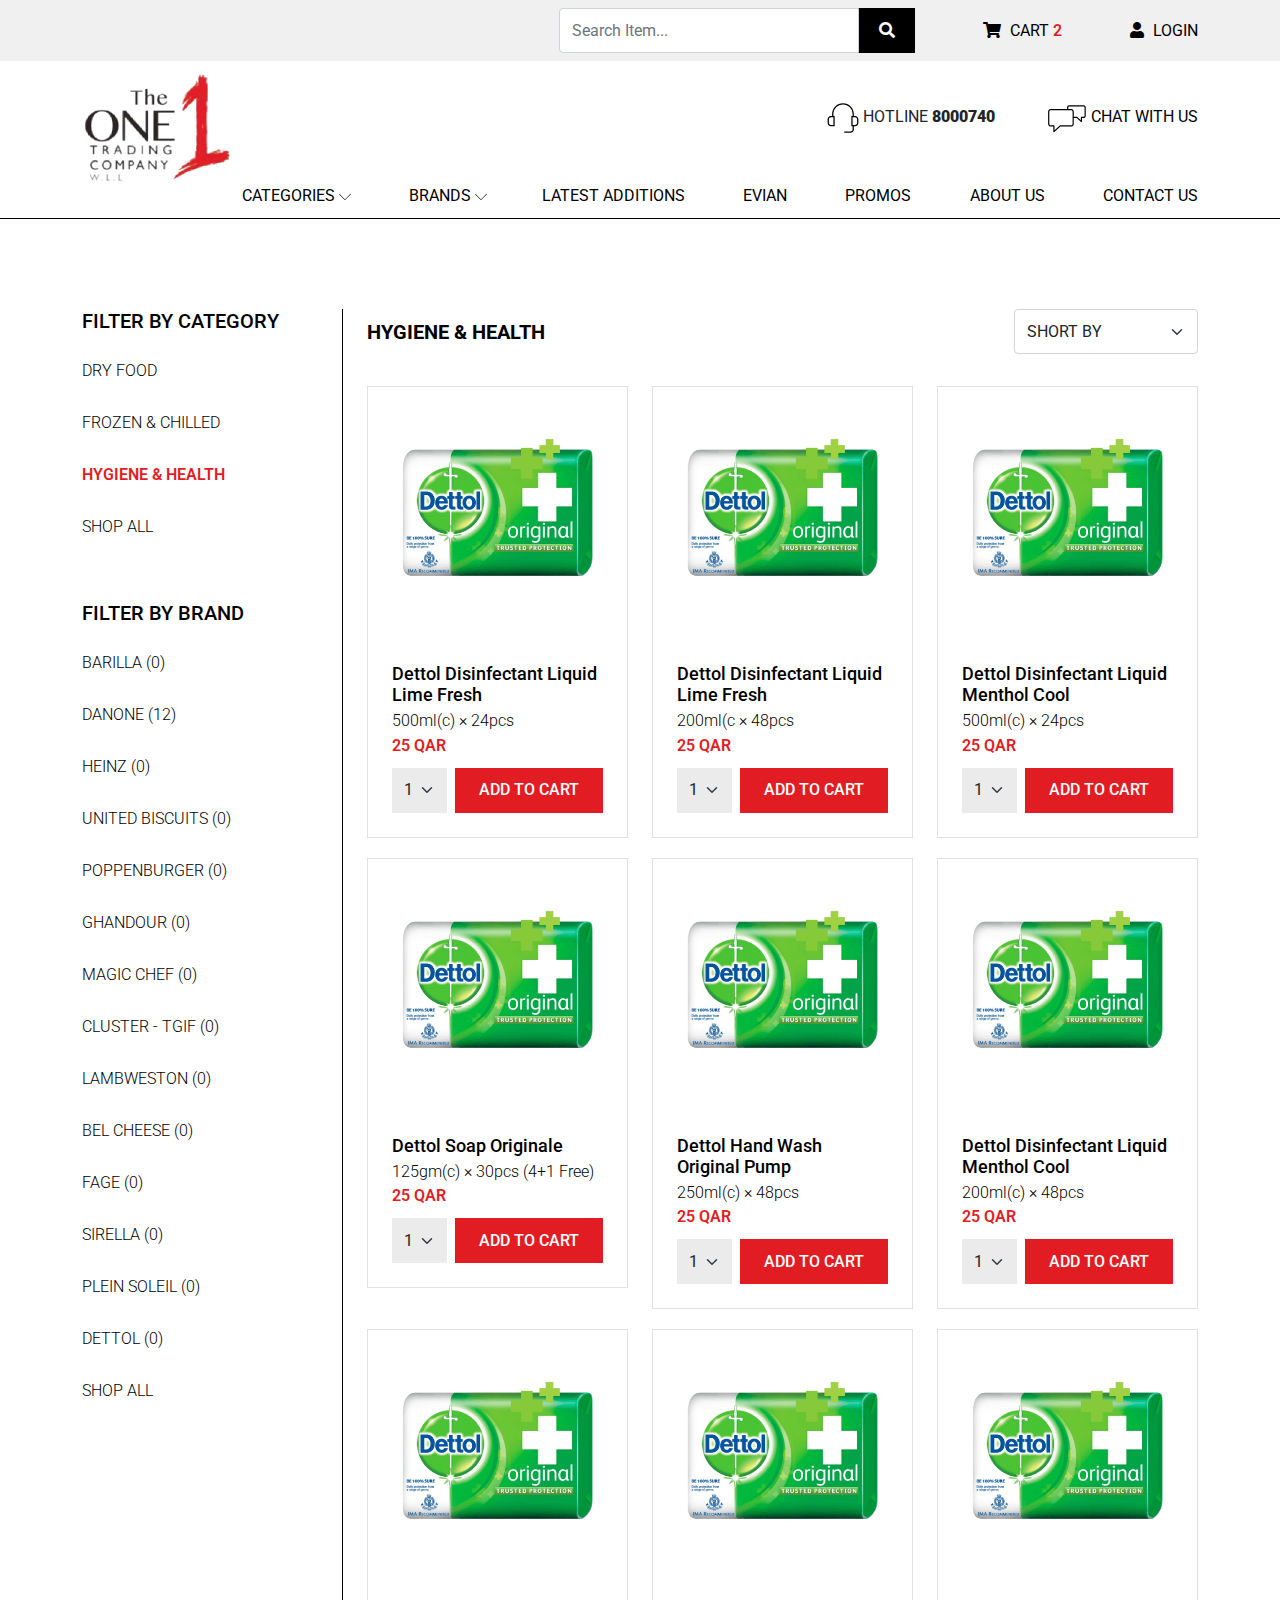
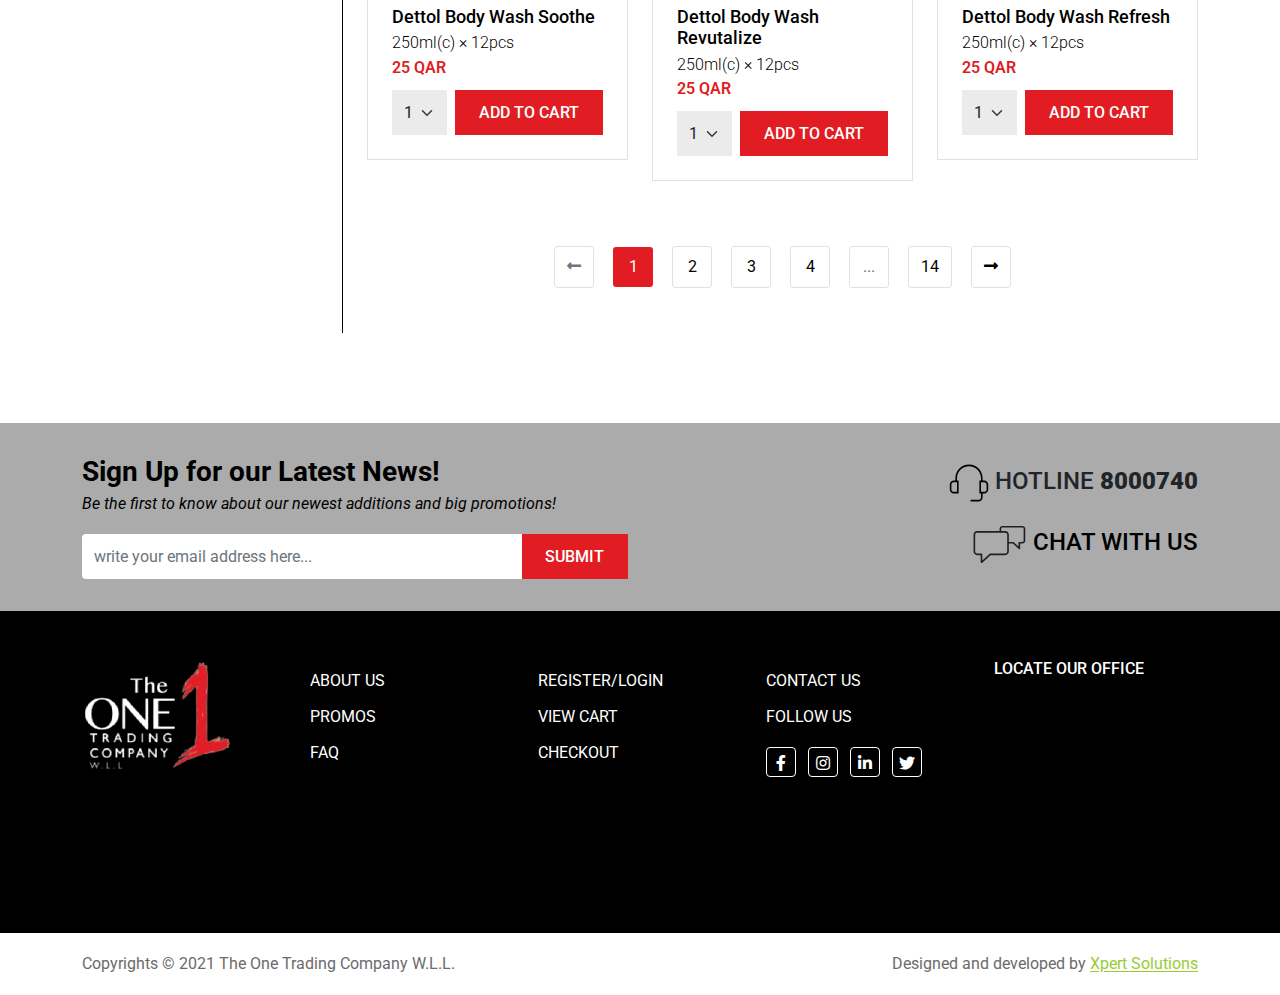
<file: categorized-product.html>
<!DOCTYPE html>
<!--[if lt IE 7]>      <html class="no-js lt-ie9 lt-ie8 lt-ie7"> <![endif]-->
<!--[if IE 7]>         <html class="no-js lt-ie9 lt-ie8"> <![endif]-->
<!--[if IE 8]>         <html class="no-js lt-ie9"> <![endif]-->
<!--[if gt IE 8]><!-->

<html class="no-js" lang="zxx">
<!--<![endif]-->

<head>
	<!-- Page Needs Meta
	=================================================== -->
    <meta charset="utf-8">  
    <meta name="viewport" content="width=device-width, initial-scale=1.0">
    <meta name="robots" content="index, follow">
    <meta name="description" content="" />
    <meta name="keywords" content="">
    <meta name="author" content="">
    <meta name="sitemap_link" content="">
    
    <meta itemprop="name" content="#">
    <meta itemprop="description" content="">
    <meta itemprop="image" content="">
    
    <meta name="twitter:card" content="summary">
    <meta name="twitter:site" content="">
    <meta name="twitter:title" content="#">
    <meta name="twitter:description" content="">
    <meta name="twitter:creator" content="">
    <meta name="twitter:image" content="">
    <meta name="twitter:image:alt" content="#" />
    
    <meta property="fb:app_id" content=""/>
    <meta property="og:locale" content="en_US" />
    <meta property="og:title" content="#" />
    <meta property="og:type" content="" />
    <meta property="og:url" content="" />
    <meta property="og:image" content="" />
    <meta property="og:image:secure_url" content="" />
    <meta property="og:image:alt" content="#" />
    <meta property="og:description" content="" />
    <meta property="og:site_name" content="#" />
    <meta name="csrf-token" content="">

	<!-- Title
	================================================== -->
    <title>The One Trading Company | Foodservice Distributor</title>
    
    <!-- Favicons
    ================================================== -->
    <link rel="apple-touch-icon" sizes="57x57" href="resources/images/favicon/apple-icon-57x57.png">
    <link rel="apple-touch-icon" sizes="60x60" href="resources/images/favicon/apple-icon-60x60.png">
    <link rel="apple-touch-icon" sizes="72x72" href="resources/images/favicon/apple-icon-72x72.png">
    <link rel="apple-touch-icon" sizes="76x76" href="resources/images/favicon/apple-icon-76x76.png">
    <link rel="apple-touch-icon" sizes="114x114" href="resources/images/favicon/apple-icon-114x114.png">
    <link rel="apple-touch-icon" sizes="120x120" href="resources/images/favicon/apple-icon-120x120.png">
    <link rel="apple-touch-icon" sizes="144x144" href="resources/images/favicon/apple-icon-144x144.png">
    <link rel="apple-touch-icon" sizes="152x152" href="resources/images/favicon/apple-icon-152x152.png">
    <link rel="apple-touch-icon" sizes="180x180" href="resources/images/favicon/apple-icon-180x180.png">
    <link rel="icon" type="image/png" sizes="192x192"  href="resources/images/favicon/android-icon-192x192.png">
    <link rel="icon" type="image/png" sizes="32x32" href="resources/images/favicon/favicon-32x32.png">
    <link rel="icon" type="image/png" sizes="96x96" href="resources/images/favicon/favicon-96x96.png">
    <link rel="icon" type="image/png" sizes="16x16" href="resources/images/logo.png">
    <link rel="manifest" href="resources/images/favicon/manifest.json">
    <meta name="msapplication-TileColor" content="#ffffff">
    <meta name="msapplication-TileImage" content="/ms-icon-144x144.png">
    <meta name="theme-color" content="#ffffff">

    <!-- Google Font
    ================================================== -->
    <link rel="preconnect" href="https://fonts.googleapis.com">
    <link rel="preconnect" href="https://fonts.gstatic.com" crossorigin>
    <link href="https://fonts.googleapis.com/css2?family=Roboto:wght@300;400;500;700;900&display=swap" rel="stylesheet">

	<!-- CSS Files
	================================================== -->
    <link rel="stylesheet" href="resources/css/bootstrap.min.css">
    <link rel="stylesheet" href="resources/css/fontawesome.min.css">
    <link rel="stylesheet" href="resources/css/owl.carousel.min.css">
    <link rel="stylesheet" href="resources/css/owl.theme.default.min.css">
    <link rel="stylesheet" href="resources/css/simplebar.css">
    <link rel="stylesheet" href="resources/css/style.css">
</head>
<body>
    <!--[if lte IE 9]>
        <p class="browserupgrade">You are using an <strong>outdated</strong> browser. Please <a href="https://browsehappy.com/">upgrade your browser</a> to improve your experience and security.</p>
    <![endif]-->

    <!-- Site Header -->
    <header>
        <div class="header-top d-none d-xl-block" data-bg-color="#f0f0f1">
            <div class="container">
                <ul class="list-unstyled text-end">
                    <li>
                        <form action="#">
                            <div class="input-group">
                                <input type="text" name="s" class="form-control" placeholder="Search Item..." required >
                                <button type="submit"><i class="fa fa-search"></i></button>
                            </div><!-- /.input-group -->
                        </form>
                    </li>
                    <li>
                         <a href="#"><i class="fa fa-shopping-cart"></i> CART <span>2</span></a>
                    </li>
                    <li>
                        <a href="#"><i class="fa fa-user"></i> LOGIN</a>
                    </li>
                </ul>
            </div><!-- /.container -->
        </div><!-- /.header-top -->
        <div class="header-middle">
            <div class="container">
                <div class="d-flex justify-content-between align-items-center">
                    <div class="site-logo">
                        <a href="index.html">
                            <img src="resources/images/logo.png" class="img-fluid" style="width: inharit !important" alt="The One Trading Company Logo">
                        </a>
                    </div><!-- /.site-logo -->
                    <div class="hotline-chat d-none d-md-block">
                        <ul class="list-unstyled">
                            <li class="d-inline-block">
                                <svg xmlns="http://www.w3.org/2000/svg" x="0px" y="0px" viewBox="0 0 50 50" height="32">
                                    <path d="M49,27c0-2.757-2.243-5-5-5h-2v-3c0-9.374-7.626-17-17-17S8,9.626,8,19v3H6c-2.757,0-5,2.243-5,5v6c0,2.757,2.243,5,5,5h6 V22h-2v-3c0-8.271,6.729-15,15-15s15,6.729,15,15v3h-2v16h2v5c0,1.654-1.346,3-3,3H27v2h10c2.757,0,5-2.243,5-5v-5h2 c2.757,0,5-2.243,5-5V27z M10,36H6c-1.654,0-3-1.346-3-3v-6c0-1.654,1.346-3,3-3h4V36z M47,33c0,1.654-1.346,3-3,3h-4V24h4 c1.654,0,3,1.346,3,3V33z"/>
                                </svg>
                                HOTLINE <b>8000740</b>
                            </li>
                            <li class="d-inline-block">
                                <a href="#">
                                    <svg xmlns="http://www.w3.org/2000/svg" height="40" x="0px" y="0px" viewBox="0 0 100.353 100.353">
                                        <path d="M92.016,18.026H55.518c-2.857,0-5.181,2.324-5.181,5.181v4.354H9.46 c-3.669,0-6.654,2.985-6.654,6.655v30.723c0,3.668,2.985,6.652,6.654,6.652h6.391v12.884c0,0.594,0.35,1.131,0.893,1.372 c0.195,0.086,0.401,0.128,0.606,0.128c0.366,0,0.728-0.134,1.009-0.39l15.403-13.994h26.804c3.668,0,6.653-2.984,6.653-6.652v-14.61 h7.273l10.877,9.881c0.282,0.256,0.643,0.39,1.009,0.39c0.205,0,0.412-0.042,0.607-0.128c0.543-0.24,0.893-0.778,0.893-1.372v-8.771 h4.137c2.855,0,5.178-2.325,5.178-5.182v-21.94C97.194,20.35,94.872,18.026,92.016,18.026z M64.22,64.938 c0,2.014-1.639,3.652-3.653,3.652H33.183c-0.373,0-0.732,0.139-1.009,0.39L18.85,81.085V70.09c0-0.829-0.671-1.5-1.5-1.5H9.459 c-2.015,0-3.654-1.638-3.654-3.652V34.215c0-2.015,1.639-3.655,3.654-3.655h42.363c0.005,0,0.01,0.001,0.015,0.001 s0.01-0.001,0.015-0.001h8.715c2.015,0,3.653,1.64,3.653,3.655L64.22,64.938L64.22,64.938z M94.194,45.147 c0,1.203-0.977,2.182-2.178,2.182h-5.637c-0.828,0-1.5,0.671-1.5,1.5v6.882l-8.798-7.992c-0.276-0.25-0.636-0.39-1.009-0.39h-7.853 V34.216c0-3.669-2.985-6.655-6.653-6.655h-7.229v-4.354c0-1.203,0.979-2.181,2.181-2.181h36.498c1.201,0,2.178,0.978,2.178,2.181 V45.147z"/>
                                    </svg>                                    
                                    CHAT WITH US
                                </a>
                            </li>
                        </ul><!-- /.list-unstyled -->
                    </div><!-- /.hotline-chat -->

                    <div class="hamburger text-end d-xl-none">
                        <a href="javascript:void(0)" class="text-black">
                            <i class="fas fa-bars"></i>
                        </a>
                    </div><!-- /.hambargur -->
                </div><!-- /.d-flex -->
            </div><!-- /.container -->
        </div><!-- /.header-middle -->
        <div class="header-navigation d-none d-lg-block">
            <div class="container">
                <ul class="list-unstyled text-end">
                    <li class="item-has-submenu">
                        <a href="#">CATEGORIES</a>
                        <ul class="submenu list-unstyled">
                            <li><a href="categorized-product.html">DRY FOOD</a></li>
                            <li><a href="categorized-product.html">FROZEN & CHILLED</a></li>
                            <li><a href="categorized-product.html">HYGIENE & HEALTH</a></li>
                            <li><a href="categorized-product.html">SHOP ALL</a></li>
                        </ul><!-- /.submenu -->
                    </li>
                    <li class="item-has-submenu">
                        <a href="#">BRANDS</a>
                        <ul class="submenu list-unstyled">
                            <li><a href="products.html">BARILLA</a></li>
                            <li><a href="products.html">HEINZ</a></li>
                            <li><a href="products.html">UNITED BISCUITS</a></li>
                            <li><a href="products.html">POPPENBURGER</a></li>
                            <li><a href="products.html">GHANDOUR</a></li>
                            <li><a href="products.html">MAGIC CHEF</a></li>
                            <li><a href="products.html">SHOP ALL</a></li>
                        </ul><!-- /.submenu -->
                    <li>
                        <a href="#">LATEST ADDITIONS</a>
                    </li>
                    <li><a href="#">EVIAN</a></li>
                    <li><a href="#">PROMOS</a></li>
                    <li><a href="#">ABOUT US</a></li>
                    <li><a href="#">CONTACT US</a></li>
                </ul>
            </div><!-- /.container -->
        </div><!-- /.header-navigation -->
    </header>

    <div class="mobile-menu" data-simplebar>
        <div class="site-logo">
            <a href="#">
                <img src="resources/images/logo.png" class="img-fluid" style="width: inharit !important" alt="The One Trading Company Logo">
            </a>
            <span class="close-menu">&times;</span>
        </div><!-- /.site-logo -->

        <div class="cart-login">
            <ul class="list-unstyled">
                <li>
                    <form action="#">
                        <div class="input-group">
                            <input type="text" name="s" class="form-control" placeholder="Search Item..." required >
                            <button type="submit"><i class="fa fa-search"></i></button>
                        </div><!-- /.input-group -->
                    </form>
                </li>
                <li>
                     <a href="#"><i class="fa fa-shopping-cart"></i> CART <span>0</span></a>
                </li>
                <li>
                    <a href="#"><i class="fa fa-user"></i> LOGIN</a>
                </li>
            </ul>
        </div><!-- /.cart-login -->

        <div class="header-navigation ">
            <ul class="list-unstyled">
                <li class="item-has-submenu">
                    <a href="#">CATEGORIES</a>
                    <ul class="submenu list-unstyled">
                        <li><a href="categorized-product.html">DRY FOOD</a></li>
                        <li><a href="categorized-product.html">FROZEN & CHILLED</a></li>
                        <li><a href="categorized-product.html">HYGIENE & HEALTH</a></li>
                        <li><a href="categorized-product.html">SHOP ALL</a></li>
                    </ul><!-- /.submenu -->
                </li>
                <li class="item-has-submenu">
                    <a href="#">BRANDS</a>
                    <ul class="submenu list-unstyled">
                        <li><a href="products.html">BARILLA</a></li>
                        <li><a href="products.html">HEINZ</a></li>
                        <li><a href="products.html">UNITED BISCUITS</a></li>
                        <li><a href="products.html">POPPENBURGER</a></li>
                        <li><a href="products.html">GHANDOUR</a></li>
                        <li><a href="products.html">MAGIC CHEF</a></li>
                        <li><a href="products.html">SHOP ALL</a></li>
                    </ul><!-- /.submenu -->
                <li>
                    <a href="#">LATEST ADDITIONS</a>
                </li>
                <li><a href="#">EVIAN</a></li>
                <li><a href="#">PROMOS</a></li>
                <li><a href="#">ABOUT US</a></li>
                <li><a href="#">CONTACT US</a></li>
            </ul>
        </div><!-- /.header-navigation -->
        
        <div class="hotline-chat">
            <ul class="list-unstyled">
                <li>
                    <svg xmlns="http://www.w3.org/2000/svg" x="0px" y="0px" viewBox="0 0 50 50" height="32">
                        <path d="M49,27c0-2.757-2.243-5-5-5h-2v-3c0-9.374-7.626-17-17-17S8,9.626,8,19v3H6c-2.757,0-5,2.243-5,5v6c0,2.757,2.243,5,5,5h6 V22h-2v-3c0-8.271,6.729-15,15-15s15,6.729,15,15v3h-2v16h2v5c0,1.654-1.346,3-3,3H27v2h10c2.757,0,5-2.243,5-5v-5h2 c2.757,0,5-2.243,5-5V27z M10,36H6c-1.654,0-3-1.346-3-3v-6c0-1.654,1.346-3,3-3h4V36z M47,33c0,1.654-1.346,3-3,3h-4V24h4 c1.654,0,3,1.346,3,3V33z"/>
                    </svg>
                    HOTLINE <b>8000740</b>
                </li>
                <li>
                    <a href="#">
                        <svg xmlns="http://www.w3.org/2000/svg" height="40" x="0px" y="0px" viewBox="0 0 100.353 100.353">
                            <path d="M92.016,18.026H55.518c-2.857,0-5.181,2.324-5.181,5.181v4.354H9.46 c-3.669,0-6.654,2.985-6.654,6.655v30.723c0,3.668,2.985,6.652,6.654,6.652h6.391v12.884c0,0.594,0.35,1.131,0.893,1.372 c0.195,0.086,0.401,0.128,0.606,0.128c0.366,0,0.728-0.134,1.009-0.39l15.403-13.994h26.804c3.668,0,6.653-2.984,6.653-6.652v-14.61 h7.273l10.877,9.881c0.282,0.256,0.643,0.39,1.009,0.39c0.205,0,0.412-0.042,0.607-0.128c0.543-0.24,0.893-0.778,0.893-1.372v-8.771 h4.137c2.855,0,5.178-2.325,5.178-5.182v-21.94C97.194,20.35,94.872,18.026,92.016,18.026z M64.22,64.938 c0,2.014-1.639,3.652-3.653,3.652H33.183c-0.373,0-0.732,0.139-1.009,0.39L18.85,81.085V70.09c0-0.829-0.671-1.5-1.5-1.5H9.459 c-2.015,0-3.654-1.638-3.654-3.652V34.215c0-2.015,1.639-3.655,3.654-3.655h42.363c0.005,0,0.01,0.001,0.015,0.001 s0.01-0.001,0.015-0.001h8.715c2.015,0,3.653,1.64,3.653,3.655L64.22,64.938L64.22,64.938z M94.194,45.147 c0,1.203-0.977,2.182-2.178,2.182h-5.637c-0.828,0-1.5,0.671-1.5,1.5v6.882l-8.798-7.992c-0.276-0.25-0.636-0.39-1.009-0.39h-7.853 V34.216c0-3.669-2.985-6.655-6.653-6.655h-7.229v-4.354c0-1.203,0.979-2.181,2.181-2.181h36.498c1.201,0,2.178,0.978,2.178,2.181 V45.147z"/>
                        </svg>                                    
                        CHAT WITH US
                    </a>
                </li>
            </ul><!-- /.list-unstyled -->
        </div><!-- /.hotline-chat -->

        <div class="social-media">
            <ul class="list-unstyled">
                <li class="list-inline-item">
                    <a href="#"><i class="fab fa-facebook-f"></i></a>
                </li>
                <li class="list-inline-item">
                    <a href="#"><i class="fab fa-instagram"></i></a>
                </li>
                <li class="list-inline-item">
                    <a href="#"><i class="fab fa-linkedin-in"></i></a>
                </li>
                <li class="list-inline-item">
                    <a href="#"><i class="fab fa-twitter"></i></a>
                </li>
            </ul>
        </div><!-- /.social-media -->
    </div><!--  /.mobile-menu -->

    <!-- All Products Wrapper -->
    <div class="product-wrapper">
        <div class="container">
            <div class="row">
                <div class="col-md-4 col-lg-3">
                    <div class="sidebar">
                        <div class="widget">
                            <div class="pr_category">
                                <h5 class="widget-title">FILTER BY CATEGORY</h5>
                                <ul class="list-unstyled">
                                    <li><a href="#">DRY FOOD</a></li>
                                    <li><a href="#">FROZEN & CHILLED</a></li>
                                    <li><a href="#" class="active">HYGIENE & HEALTH</a></li>
                                    <li><a href="#">SHOP ALL</a></li>
                                </ul>
                            </div><!-- /.pr_category -->
                        </div><!-- /.widget -->
                        <div class="widget">
                            <div class="pr_brand">
                                <h5 class="widget-title">FILTER BY BRAND</h5>
                                <ul class="list-unstyled">
                                    <li><a href="#">BARILLA (0)</a></li>
                                    <li><a href="#">DANONE (12)</a></li>
                                    <li><a href="#">HEINZ (0)</a></li>
                                    <li><a href="#">UNITED BISCUITS (0)</a></li>
                                    <li><a href="#">POPPENBURGER (0)</a></li>
                                    <li><a href="#">GHANDOUR (0)</a></li>
                                    <li><a href="#">MAGIC CHEF (0)</a></li>
                                    <li><a href="#">CLUSTER - TGIF (0)</a></li>
                                    <li><a href="#">LAMBWESTON (0)</a></li>
                                    <li><a href="#">BEL CHEESE (0)</a></li>
                                    <li><a href="#">FAGE (0)</a></li>
                                    <li><a href="#">SIRELLA (0)</a></li>
                                    <li><a href="#">PLEIN SOLEIL (0)</a></li>
                                    <li><a href="#">DETTOL (0)</a></li>
                                    <li><a href="#">SHOP ALL</a></li>
                                </ul>
                            </div><!-- /.pr_brand -->
                        </div><!-- /.widget -->
                    </div><!-- /.sidebar -->
                </div><!-- /.col-md-3 -->
                <div class="col-md-8 col-lg-9">

                    <div class="product-wrap-title">
                        <h5>HYGIENE & HEALTH</h5>
                        <form action="#">
                            <div class="form-group">
                                <select class="form-select">
                                    <option value="*">SHORT BY</option>
                                    <option value="">ALPHABET ORDER</option>
                                    <option value="">PRICE</option>
                                    <option value="">MOST SELLING</option>
                                </select><!-- /# -->
                            </div><!-- /.form-group -->
                        </form>
                    </div><!-- /.product-wrap-title -->

                    <div class="row">
                        <div class="col-lg-6 col-xl-4">
                            <div class="product-item border">
                                <div class="thumb">
                                    <a href="#">
                                        <img src="resources/images/product3.png" class="img-fluid" alt="">
                                    </a>
                                </div><!-- /.thumb -->
                                <div class="product-description">
                                    <h5><a href="#">Dettol Disinfectant Liquid Lime Fresh</a></h5>
                                    <p>500ml(c) &times; 24pcs</p>
                                    <h4>25 QAR</h4>
                                    <form action="#">
                                        <div class="form-group d-flex">
                                            <select class="form-select">
                                                <option value="1">1</option>
                                                <option value="2">2</option>
                                                <option value="3">3</option>
                                                <option value="4">4</option>
                                                <option value="5">5</option>
                                                <option value="6">6</option>
                                                <option value="7">7</option>
                                                <option value="8">8</option>
                                                <option value="9">9</option>
                                                <option value="10">10</option>
                                            </select><!-- /# -->
                                            <input type="button" value="ADD TO CART">
                                        </div><!-- /.form-group -->
                                    </form>
                                </div><!-- /.product-description -->                                
                            </div><!-- /.product-item -->
                        </div><!-- /.col-lg-6 col-xl-4 -->
                        <div class="col-lg-6 col-xl-4">
                            <div class="product-item border">
                                <div class="thumb">
                                    <a href="#">
                                        <img src="resources/images/product3.png" class="img-fluid" alt="">
                                    </a>
                                </div><!-- /.thumb -->
                                <div class="product-description">
                                    <h5><a href="#">Dettol Disinfectant Liquid Lime Fresh</a></h5>
                                    <p>200ml(c &times; 48pcs</p>
                                    <h4>25 QAR</h4>
                                    <form action="#">
                                        <div class="form-group d-flex">
                                            <select class="form-select">
                                                <option value="1">1</option>
                                                <option value="2">2</option>
                                                <option value="3">3</option>
                                                <option value="4">4</option>
                                                <option value="5">5</option>
                                                <option value="6">6</option>
                                                <option value="7">7</option>
                                                <option value="8">8</option>
                                                <option value="9">9</option>
                                                <option value="10">10</option>
                                            </select><!-- /# -->
                                            <input type="button" value="ADD TO CART">
                                        </div><!-- /.form-group -->
                                    </form>
                                </div><!-- /.product-description -->                                
                            </div><!-- /.product-item -->
                        </div><!-- /.col-lg-6 col-xl-4 -->
                        <div class="col-lg-6 col-xl-4">
                            <div class="product-item border">
                                <div class="thumb">
                                    <a href="#">
                                        <img src="resources/images/product3.png" class="img-fluid" alt="">
                                    </a>
                                </div><!-- /.thumb -->
                                <div class="product-description">
                                    <h5><a href="#">Dettol Disinfectant Liquid Menthol Cool </a></h5>
                                    <p>500ml(c) &times; 24pcs</p>
                                    <h4>25 QAR</h4>
                                    <form action="#">
                                        <div class="form-group d-flex">
                                            <select class="form-select">
                                                <option value="1">1</option>
                                                <option value="2">2</option>
                                                <option value="3">3</option>
                                                <option value="4">4</option>
                                                <option value="5">5</option>
                                                <option value="6">6</option>
                                                <option value="7">7</option>
                                                <option value="8">8</option>
                                                <option value="9">9</option>
                                                <option value="10">10</option>
                                            </select><!-- /# -->
                                            <input type="button" value="ADD TO CART">
                                        </div><!-- /.form-group -->
                                    </form>
                                </div><!-- /.product-description -->                                
                            </div><!-- /.product-item -->
                        </div><!-- /.col-lg-6 col-xl-4 -->
                        <div class="col-lg-6 col-xl-4">
                            <div class="product-item border">
                                <div class="thumb">
                                    <a href="#">
                                        <img src="resources/images/product3.png" class="img-fluid" alt="">
                                    </a>
                                </div><!-- /.thumb -->
                                <div class="product-description">
                                    <h5><a href="#">Dettol Soap Originale</a></h5>
                                    <p>125gm(c) &times; 30pcs (4+1 Free) </p>
                                    <h4>25 QAR</h4>
                                    <form action="#">
                                        <div class="form-group d-flex">
                                            <select class="form-select">
                                                <option value="1">1</option>
                                                <option value="2">2</option>
                                                <option value="3">3</option>
                                                <option value="4">4</option>
                                                <option value="5">5</option>
                                                <option value="6">6</option>
                                                <option value="7">7</option>
                                                <option value="8">8</option>
                                                <option value="9">9</option>
                                                <option value="10">10</option>
                                            </select><!-- /# -->
                                            <input type="button" value="ADD TO CART">
                                        </div><!-- /.form-group -->
                                    </form>
                                </div><!-- /.product-description -->                                
                            </div><!-- /.product-item -->
                        </div><!-- /.col-lg-6 col-xl-4 -->
                        <div class="col-lg-6 col-xl-4">
                            <div class="product-item border">
                                <div class="thumb">
                                    <a href="#">
                                        <img src="resources/images/product3.png" class="img-fluid" alt="">
                                    </a>
                                </div><!-- /.thumb -->
                                <div class="product-description">
                                    <h5><a href="#">Dettol Hand Wash Original Pump</a></h5>
                                    <p>250ml(c) &times; 48pcs</p>
                                    <h4>25 QAR</h4>
                                    <form action="#">
                                        <div class="form-group d-flex">
                                            <select class="form-select">
                                                <option value="1">1</option>
                                                <option value="2">2</option>
                                                <option value="3">3</option>
                                                <option value="4">4</option>
                                                <option value="5">5</option>
                                                <option value="6">6</option>
                                                <option value="7">7</option>
                                                <option value="8">8</option>
                                                <option value="9">9</option>
                                                <option value="10">10</option>
                                            </select><!-- /# -->
                                            <input type="button" value="ADD TO CART">
                                        </div><!-- /.form-group -->
                                    </form>
                                </div><!-- /.product-description -->                                
                            </div><!-- /.product-item -->
                        </div><!-- /.col-lg-6 col-xl-4 -->
                        <div class="col-lg-6 col-xl-4">
                            <div class="product-item border">
                                <div class="thumb">
                                    <a href="#">
                                        <img src="resources/images/product3.png" class="img-fluid" alt="">
                                    </a>
                                </div><!-- /.thumb -->
                                <div class="product-description">
                                    <h5><a href="#">Dettol Disinfectant Liquid Menthol Cool</a></h5>
                                    <p>200ml(c) &times; 48pcs</p>
                                    <h4>25 QAR</h4>
                                    <form action="#">
                                        <div class="form-group d-flex">
                                            <select class="form-select">
                                                <option value="1">1</option>
                                                <option value="2">2</option>
                                                <option value="3">3</option>
                                                <option value="4">4</option>
                                                <option value="5">5</option>
                                                <option value="6">6</option>
                                                <option value="7">7</option>
                                                <option value="8">8</option>
                                                <option value="9">9</option>
                                                <option value="10">10</option>
                                            </select><!-- /# -->
                                            <input type="button" value="ADD TO CART">
                                        </div><!-- /.form-group -->
                                    </form>
                                </div><!-- /.product-description -->                                
                            </div><!-- /.product-item -->
                        </div><!-- /.col-lg-6 col-xl-4 -->
                        <div class="col-lg-6 col-xl-4">
                            <div class="product-item border">
                                <div class="thumb">
                                    <a href="#">
                                        <img src="resources/images/product3.png" class="img-fluid" alt="">
                                    </a>
                                </div><!-- /.thumb -->
                                <div class="product-description">
                                    <h5><a href="#">Dettol Body Wash Soothe</a></h5>
                                    <p>250ml(c) &times; 12pcs</p>
                                    <h4>25 QAR</h4>
                                    <form action="#">
                                        <div class="form-group d-flex">
                                            <select class="form-select">
                                                <option value="1">1</option>
                                                <option value="2">2</option>
                                                <option value="3">3</option>
                                                <option value="4">4</option>
                                                <option value="5">5</option>
                                                <option value="6">6</option>
                                                <option value="7">7</option>
                                                <option value="8">8</option>
                                                <option value="9">9</option>
                                                <option value="10">10</option>
                                            </select><!-- /# -->
                                            <input type="button" value="ADD TO CART">
                                        </div><!-- /.form-group -->
                                    </form>
                                </div><!-- /.product-description -->                                
                            </div><!-- /.product-item -->
                        </div><!-- /.col-lg-6 col-xl-4 -->
                        <div class="col-lg-6 col-xl-4">
                            <div class="product-item border">
                                <div class="thumb">
                                    <a href="#">
                                        <img src="resources/images/product3.png" class="img-fluid" alt="">
                                    </a>
                                </div><!-- /.thumb -->
                                <div class="product-description">
                                    <h5><a href="#">Dettol Body Wash Revutalize</a></h5>
                                    <p>250ml(c) &times; 12pcs</p>
                                    <h4>25 QAR</h4>
                                    <form action="#">
                                        <div class="form-group d-flex">
                                            <select class="form-select">
                                                <option value="1">1</option>
                                                <option value="2">2</option>
                                                <option value="3">3</option>
                                                <option value="4">4</option>
                                                <option value="5">5</option>
                                                <option value="6">6</option>
                                                <option value="7">7</option>
                                                <option value="8">8</option>
                                                <option value="9">9</option>
                                                <option value="10">10</option>
                                            </select><!-- /# -->
                                            <input type="button" value="ADD TO CART">
                                        </div><!-- /.form-group -->
                                    </form>
                                </div><!-- /.product-description -->                                
                            </div><!-- /.product-item -->
                        </div><!-- /.col-lg-6 col-xl-4 -->
                        <div class="col-lg-6 col-xl-4">
                            <div class="product-item border">
                                <div class="thumb">
                                    <a href="#">
                                        <img src="resources/images/product3.png" class="img-fluid" alt="">
                                    </a>
                                </div><!-- /.thumb -->
                                <div class="product-description">
                                    <h5><a href="#">Dettol Body Wash Refresh</a></h5>
                                    <p>250ml(c) &times; 12pcs</p>
                                    <h4>25 QAR</h4>
                                    <form action="#">
                                        <div class="form-group d-flex">
                                            <select class="form-select">
                                                <option value="1">1</option>
                                                <option value="2">2</option>
                                                <option value="3">3</option>
                                                <option value="4">4</option>
                                                <option value="5">5</option>
                                                <option value="6">6</option>
                                                <option value="7">7</option>
                                                <option value="8">8</option>
                                                <option value="9">9</option>
                                                <option value="10">10</option>
                                            </select><!-- /# -->
                                            <input type="button" value="ADD TO CART">
                                        </div><!-- /.form-group -->
                                    </form>
                                </div><!-- /.product-description -->                                
                            </div><!-- /.product-item -->
                        </div><!-- /.col-lg-6 col-xl-4 -->
                    </div><!-- /.row -->

                    <div class="pagination-box text-center">
                        <ul role="navigation">
                            <li class="page-item disabled" aria-disabled="true" aria-label="« Previous">
                                <span class="page-link" aria-hidden="true"><i class="fas fa-long-arrow-alt-left"></i></span>
                            </li>
                            <li class="page-item active" aria-current="page"><span class="page-link">1</span></li>
                            <li class="page-item"><a class="page-link" href="#">2</a></li>
                            <li class="page-item"><a class="page-link" href="#">3</a></li>
                            <li class="page-item"><a class="page-link" href="#">4</a></li>
                            <li class="page-item disabled" aria-disabled="true"><span class="page-link">...</span></li>
                            <li class="page-item"><a class="page-link" href="#">14</a></li>

                            <li class="page-item">
                                <a class="page-link" href="#" rel="next" aria-label="Next »"><i class="fas fa-long-arrow-alt-right"></i></a>
                            </li>
                        </ul>
                    </div>
                </div><!-- /.col-md-9 -->
            </div><!-- /.row -->
        </div><!-- /.container -->
    </div><!-- /.product-wrapper -->

    <!-- Footer -->
    <footer>
        <div class="footer-top" data-bg-color="#ababab">
            <div class="container">
                <div class="row align-items-center justify-content-center">                    
                    <div class="col-lg-6">
                        <div class="hotline-chat text-center text-lg-end mt-4 mt-lg-0">
                            <ul class="list-unstyled">
                                <li>
                                    <svg xmlns="http://www.w3.org/2000/svg" x="0px" y="0px" viewBox="0 0 50 50" height="40">
                                        <path d="M49,27c0-2.757-2.243-5-5-5h-2v-3c0-9.374-7.626-17-17-17S8,9.626,8,19v3H6c-2.757,0-5,2.243-5,5v6c0,2.757,2.243,5,5,5h6 V22h-2v-3c0-8.271,6.729-15,15-15s15,6.729,15,15v3h-2v16h2v5c0,1.654-1.346,3-3,3H27v2h10c2.757,0,5-2.243,5-5v-5h2 c2.757,0,5-2.243,5-5V27z M10,36H6c-1.654,0-3-1.346-3-3v-6c0-1.654,1.346-3,3-3h4V36z M47,33c0,1.654-1.346,3-3,3h-4V24h4 c1.654,0,3,1.346,3,3V33z"/>
                                    </svg>
                                    HOTLINE <b>8000740</b>
                                </li>
                                <li>
                                    <a href="#">
                                        <svg xmlns="http://www.w3.org/2000/svg" height="55" x="0px" y="0px" viewBox="0 0 100.353 100.353">
                                            <path style="fill:#231F20;" d="M92.016,18.026H55.518c-2.857,0-5.181,2.324-5.181,5.181v4.354H9.46 c-3.669,0-6.654,2.985-6.654,6.655v30.723c0,3.668,2.985,6.652,6.654,6.652h6.391v12.884c0,0.594,0.35,1.131,0.893,1.372 c0.195,0.086,0.401,0.128,0.606,0.128c0.366,0,0.728-0.134,1.009-0.39l15.403-13.994h26.804c3.668,0,6.653-2.984,6.653-6.652v-14.61 h7.273l10.877,9.881c0.282,0.256,0.643,0.39,1.009,0.39c0.205,0,0.412-0.042,0.607-0.128c0.543-0.24,0.893-0.778,0.893-1.372v-8.771 h4.137c2.855,0,5.178-2.325,5.178-5.182v-21.94C97.194,20.35,94.872,18.026,92.016,18.026z M64.22,64.938 c0,2.014-1.639,3.652-3.653,3.652H33.183c-0.373,0-0.732,0.139-1.009,0.39L18.85,81.085V70.09c0-0.829-0.671-1.5-1.5-1.5H9.459 c-2.015,0-3.654-1.638-3.654-3.652V34.215c0-2.015,1.639-3.655,3.654-3.655h42.363c0.005,0,0.01,0.001,0.015,0.001 s0.01-0.001,0.015-0.001h8.715c2.015,0,3.653,1.64,3.653,3.655L64.22,64.938L64.22,64.938z M94.194,45.147 c0,1.203-0.977,2.182-2.178,2.182h-5.637c-0.828,0-1.5,0.671-1.5,1.5v6.882l-8.798-7.992c-0.276-0.25-0.636-0.39-1.009-0.39h-7.853 V34.216c0-3.669-2.985-6.655-6.653-6.655h-7.229v-4.354c0-1.203,0.979-2.181,2.181-2.181h36.498c1.201,0,2.178,0.978,2.178,2.181 V45.147z"/>
                                        </svg>                                            
                                        CHAT WITH US
                                    </a>
                                </li>
                            </ul><!-- /.list-unstyled -->
                        </div><!-- /.hotline-chat -->
                    </div><!-- /.col -->
                    <div class="col-md-10 col-lg-6 order-lg-first">
                        <div class="subscribe text-center text-lg-start">
                            <h3>Sign Up for our Latest News!</h3>
                            <p>Be the first to know about our newest additions and big promotions!</p>

                            <form action="#">
                                <div class="input-group">
                                    <input type="email" class="form-control" placeholder="write your email address here..." >
                                    <button type="submit">SUBMIT</button>
                                </div><!-- /.input-group -->
                            </form>
                        </div><!-- /.subscribe -->
                    </div><!-- /.col -->
                </div><!-- /.row -->
            </div><!-- /.container -->
        </div><!-- /.footer-top -->
        <div class="footer-middle" data-bg-color="#000000">
            <div class="container">
                <div class="row">
                    <div class="col-sm-6 col-md-4 col-lg">
                        <div class="footer-widget">
                            <div class="site-logo">
                                <a href="#">
                                    <img src="resources/images/logo-alt.png" class="img-fluid" style="width: inharit !important" alt="The One Trading Company Logo">
                                </a>
                            </div><!-- /.site-logo -->
                        </div><!-- /.footer-widget -->
                    </div><!-- /.col-md -->
                    <div class="col-sm-6 col-md-4 col-lg">
                        <div class="footer-widget">
                            <ul class="list-unstyled">
                                <li><a href="#">ABOUT US</a></li>
                                <li><a href="#">PROMOS</a></li>
                                <li><a href="#">FAQ</a></li>
                            </ul>
                        </div><!-- /.footer-widget -->
                    </div><!-- /.col-md -->
                    <div class="col-sm-6 col-md-4 col-lg">
                        <div class="footer-widget">
                            <ul class="list-unstyled">
                                <li><a href="#">REGISTER/LOGIN</a></li>
                                <li><a href="#">VIEW CART</a></li>
                                <li><a href="#">CHECKOUT</a></li>
                            </ul>
                        </div><!-- /.footer-widget -->
                    </div><!-- /.col-md -->
                    <div class="col-sm-6 col-md-4 col-lg">
                        <div class="footer-widget">
                            <ul class="list-unstyled">
                                <li><a href="#">CONTACT US</a></li>
                                <li>FOLLOW US</li>
                                <li>
                                    <ul class="list-unstyled social-media">
                                        <li class="list-inline-item">
                                            <a href="#"><i class="fab fa-facebook-f"></i></a>
                                        </li>
                                        <li class="list-inline-item">
                                            <a href="#"><i class="fab fa-instagram"></i></a>
                                        </li>
                                        <li class="list-inline-item">
                                            <a href="#"><i class="fab fa-linkedin-in"></i></a>
                                        </li>
                                        <li class="list-inline-item">
                                            <a href="#"><i class="fab fa-twitter"></i></a>
                                        </li>
                                    </ul>
                                </li>
                            </ul>
                        </div><!-- /.footer-widget -->
                    </div><!-- /.col-md -->
                    <div class="col-sm-6 col-md-4 col-lg">
                        <div class="footer-widget"> 
                            <h6 >LOCATE OUR OFFICE</h6>
                            <div class="gmap">
                                <iframe src="https://www.google.com/maps/embed?pb=!1m14!1m12!1m3!1d14430.1665811341!2d51.52615156676727!3d25.28599988120948!2m3!1f0!2f0!3f0!3m2!1i1024!2i768!4f13.1!5e0!3m2!1sen!2sbd!4v1627592167872!5m2!1sen!2sbd" width="100%" height="150" style="border:0;" allowfullscreen="" loading="lazy"></iframe>
                            </div><!-- /.gmap -->
                        </div><!-- /.footer-widget -->
                    </div><!-- /.col-md -->
                </div><!-- /.row -->
            </div><!-- /.container -->
        </div><!-- /.footer-middle -->
        <div class="footer-bottom">
            <div class="container">
                <div class="d-md-flex justify-content-between text-center text-md-start">
                    <p>Copyrights &copy; 2021 The One Trading Company W.L.L.</p>
                    <p>Designed and developed by <a href="#">Xpert Solutions</a></p>
                </div><!-- /.d-flex -->
            </div><!-- /.container -->
        </div><!-- /.footer-bottom -->
    </footer>

    <!-- Scripts -->
    <script src="resources/js/jquery-3.6.0.min.js"></script>
    <script src="resources/js/bootstrap.bundle.min.js"></script>
    <script src="resources/js/owl.carousel.min.js"></script>
    <script src="resources/js/simplebar.min.js"></script>
    <script src="resources/js/lightgallery-all.min.js"></script>
    <script src="resources/js/custom.js"></script>
</body>
</html>
</file>
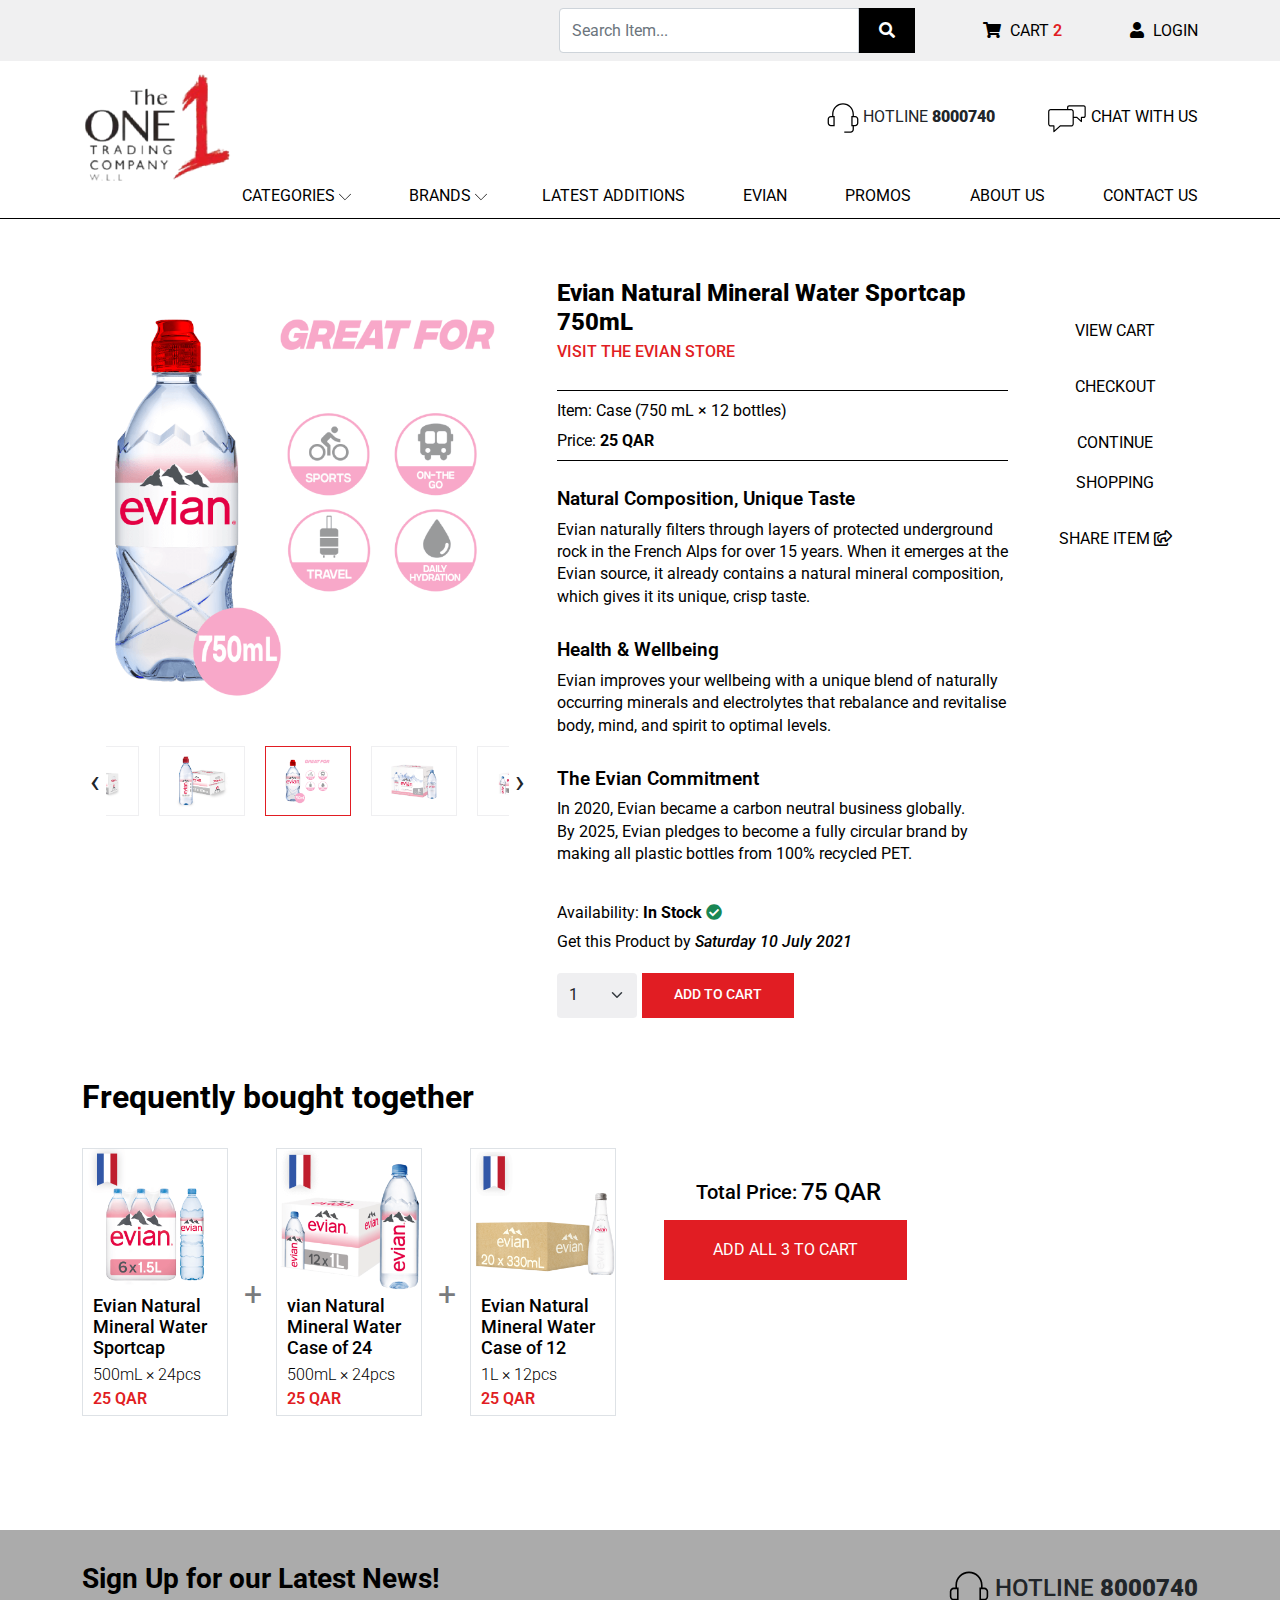
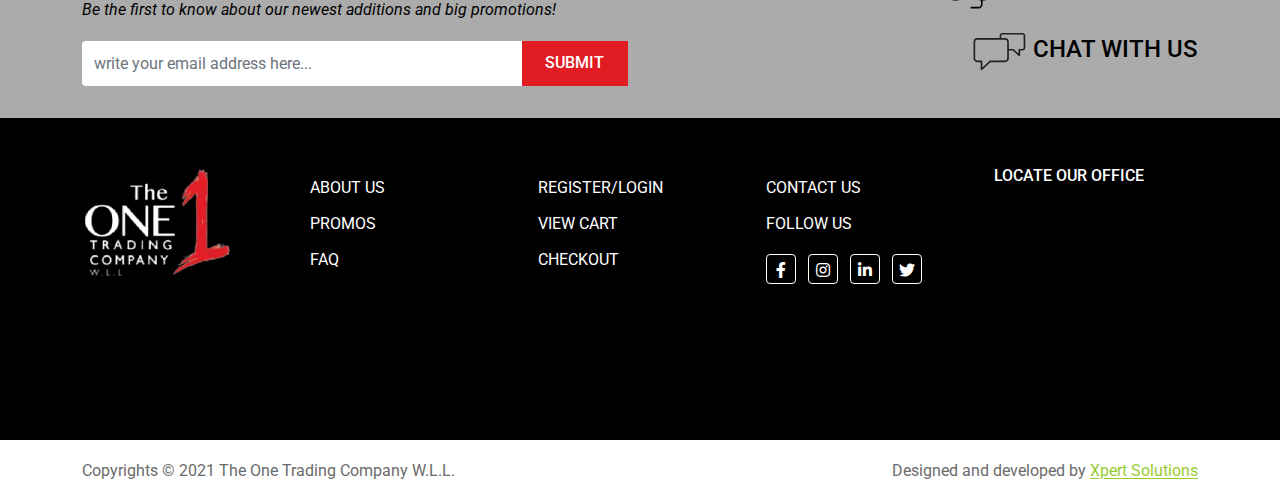
<file: product-details.html>
<!DOCTYPE html>
<!--[if lt IE 7]>      <html class="no-js lt-ie9 lt-ie8 lt-ie7"> <![endif]-->
<!--[if IE 7]>         <html class="no-js lt-ie9 lt-ie8"> <![endif]-->
<!--[if IE 8]>         <html class="no-js lt-ie9"> <![endif]-->
<!--[if gt IE 8]><!-->

<html class="no-js" lang="zxx">
<!--<![endif]-->

<head>
	<!-- Page Needs Meta
	=================================================== -->
    <meta charset="utf-8">  
    <meta name="viewport" content="width=device-width, initial-scale=1.0">
    <meta name="robots" content="index, follow">
    <meta name="description" content="" />
    <meta name="keywords" content="">
    <meta name="author" content="">
    <meta name="sitemap_link" content="">
    
    <meta itemprop="name" content="#">
    <meta itemprop="description" content="">
    <meta itemprop="image" content="">
    
    <meta name="twitter:card" content="summary">
    <meta name="twitter:site" content="">
    <meta name="twitter:title" content="#">
    <meta name="twitter:description" content="">
    <meta name="twitter:creator" content="">
    <meta name="twitter:image" content="">
    <meta name="twitter:image:alt" content="#" />
    
    <meta property="fb:app_id" content=""/>
    <meta property="og:locale" content="en_US" />
    <meta property="og:title" content="#" />
    <meta property="og:type" content="" />
    <meta property="og:url" content="" />
    <meta property="og:image" content="" />
    <meta property="og:image:secure_url" content="" />
    <meta property="og:image:alt" content="#" />
    <meta property="og:description" content="" />
    <meta property="og:site_name" content="#" />
    <meta name="csrf-token" content="">

	<!-- Title
	================================================== -->
    <title>The One Trading Company | Foodservice Distributor</title>
    
    <!-- Favicons
    ================================================== -->
    <link rel="apple-touch-icon" sizes="57x57" href="resources/images/favicon/apple-icon-57x57.png">
    <link rel="apple-touch-icon" sizes="60x60" href="resources/images/favicon/apple-icon-60x60.png">
    <link rel="apple-touch-icon" sizes="72x72" href="resources/images/favicon/apple-icon-72x72.png">
    <link rel="apple-touch-icon" sizes="76x76" href="resources/images/favicon/apple-icon-76x76.png">
    <link rel="apple-touch-icon" sizes="114x114" href="resources/images/favicon/apple-icon-114x114.png">
    <link rel="apple-touch-icon" sizes="120x120" href="resources/images/favicon/apple-icon-120x120.png">
    <link rel="apple-touch-icon" sizes="144x144" href="resources/images/favicon/apple-icon-144x144.png">
    <link rel="apple-touch-icon" sizes="152x152" href="resources/images/favicon/apple-icon-152x152.png">
    <link rel="apple-touch-icon" sizes="180x180" href="resources/images/favicon/apple-icon-180x180.png">
    <link rel="icon" type="image/png" sizes="192x192"  href="resources/images/favicon/android-icon-192x192.png">
    <link rel="icon" type="image/png" sizes="32x32" href="resources/images/favicon/favicon-32x32.png">
    <link rel="icon" type="image/png" sizes="96x96" href="resources/images/favicon/favicon-96x96.png">
    <link rel="icon" type="image/png" sizes="16x16" href="resources/images/logo.png">
    <link rel="manifest" href="resources/images/favicon/manifest.json">
    <meta name="msapplication-TileColor" content="#ffffff">
    <meta name="msapplication-TileImage" content="/ms-icon-144x144.png">
    <meta name="theme-color" content="#ffffff">

    <!-- Google Font
    ================================================== -->
    <link rel="preconnect" href="https://fonts.googleapis.com">
    <link rel="preconnect" href="https://fonts.gstatic.com" crossorigin>
    <link href="https://fonts.googleapis.com/css2?family=Roboto:wght@300;400;500;700;900&display=swap" rel="stylesheet">

	<!-- CSS Files
	================================================== -->
    <link rel="stylesheet" href="resources/css/bootstrap.min.css">
    <link rel="stylesheet" href="resources/css/fontawesome.min.css">
    <link rel="stylesheet" href="resources/css/owl.carousel.min.css">
    <link rel="stylesheet" href="resources/css/owl.theme.default.min.css">
    <link rel="stylesheet" href="resources/css/simplebar.css">
    <link rel="stylesheet" href="resources/css/lightgallery.min.css">
    <link rel="stylesheet" href="resources/css/style.css">
</head>
<body>
    <!--[if lte IE 9]>
        <p class="browserupgrade">You are using an <strong>outdated</strong> browser. Please <a href="https://browsehappy.com/">upgrade your browser</a> to improve your experience and security.</p>
    <![endif]-->

    <!-- Site Header -->
    <header>
        <div class="header-top d-none d-xl-block" data-bg-color="#f0f0f1">
            <div class="container">
                <ul class="list-unstyled text-end">
                    <li>
                        <form action="#">
                            <div class="input-group">
                                <input type="text" name="s" class="form-control" placeholder="Search Item..." required >
                                <button type="submit"><i class="fa fa-search"></i></button>
                            </div><!-- /.input-group -->
                        </form>
                    </li>
                    <li>
                         <a href="#"><i class="fa fa-shopping-cart"></i> CART <span>2</span></a>
                    </li>
                    <li>
                        <a href="#"><i class="fa fa-user"></i> LOGIN</a>
                    </li>
                </ul>
            </div><!-- /.container -->
        </div><!-- /.header-top -->
        <div class="header-middle">
            <div class="container">
                <div class="d-flex justify-content-between align-items-center">
                    <div class="site-logo">
                        <a href="index.html">
                            <img src="resources/images/logo.png" class="img-fluid" style="width: inharit !important" alt="The One Trading Company Logo">
                        </a>
                    </div><!-- /.site-logo -->
                    <div class="hotline-chat d-none d-md-block">
                        <ul class="list-unstyled">
                            <li class="d-inline-block">
                                <svg xmlns="http://www.w3.org/2000/svg" x="0px" y="0px" viewBox="0 0 50 50" height="32">
                                    <path d="M49,27c0-2.757-2.243-5-5-5h-2v-3c0-9.374-7.626-17-17-17S8,9.626,8,19v3H6c-2.757,0-5,2.243-5,5v6c0,2.757,2.243,5,5,5h6 V22h-2v-3c0-8.271,6.729-15,15-15s15,6.729,15,15v3h-2v16h2v5c0,1.654-1.346,3-3,3H27v2h10c2.757,0,5-2.243,5-5v-5h2 c2.757,0,5-2.243,5-5V27z M10,36H6c-1.654,0-3-1.346-3-3v-6c0-1.654,1.346-3,3-3h4V36z M47,33c0,1.654-1.346,3-3,3h-4V24h4 c1.654,0,3,1.346,3,3V33z"/>
                                </svg>
                                HOTLINE <b>8000740</b>
                            </li>
                            <li class="d-inline-block">
                                <a href="#">
                                    <svg xmlns="http://www.w3.org/2000/svg" height="40" x="0px" y="0px" viewBox="0 0 100.353 100.353">
                                        <path d="M92.016,18.026H55.518c-2.857,0-5.181,2.324-5.181,5.181v4.354H9.46 c-3.669,0-6.654,2.985-6.654,6.655v30.723c0,3.668,2.985,6.652,6.654,6.652h6.391v12.884c0,0.594,0.35,1.131,0.893,1.372 c0.195,0.086,0.401,0.128,0.606,0.128c0.366,0,0.728-0.134,1.009-0.39l15.403-13.994h26.804c3.668,0,6.653-2.984,6.653-6.652v-14.61 h7.273l10.877,9.881c0.282,0.256,0.643,0.39,1.009,0.39c0.205,0,0.412-0.042,0.607-0.128c0.543-0.24,0.893-0.778,0.893-1.372v-8.771 h4.137c2.855,0,5.178-2.325,5.178-5.182v-21.94C97.194,20.35,94.872,18.026,92.016,18.026z M64.22,64.938 c0,2.014-1.639,3.652-3.653,3.652H33.183c-0.373,0-0.732,0.139-1.009,0.39L18.85,81.085V70.09c0-0.829-0.671-1.5-1.5-1.5H9.459 c-2.015,0-3.654-1.638-3.654-3.652V34.215c0-2.015,1.639-3.655,3.654-3.655h42.363c0.005,0,0.01,0.001,0.015,0.001 s0.01-0.001,0.015-0.001h8.715c2.015,0,3.653,1.64,3.653,3.655L64.22,64.938L64.22,64.938z M94.194,45.147 c0,1.203-0.977,2.182-2.178,2.182h-5.637c-0.828,0-1.5,0.671-1.5,1.5v6.882l-8.798-7.992c-0.276-0.25-0.636-0.39-1.009-0.39h-7.853 V34.216c0-3.669-2.985-6.655-6.653-6.655h-7.229v-4.354c0-1.203,0.979-2.181,2.181-2.181h36.498c1.201,0,2.178,0.978,2.178,2.181 V45.147z"/>
                                    </svg>                                    
                                    CHAT WITH US
                                </a>
                            </li>
                        </ul><!-- /.list-unstyled -->
                    </div><!-- /.hotline-chat -->

                    <div class="hamburger text-end d-xl-none">
                        <a href="javascript:void(0)" class="text-black">
                            <i class="fas fa-bars"></i>
                        </a>
                    </div><!-- /.hambargur -->
                </div><!-- /.d-flex -->
            </div><!-- /.container -->
        </div><!-- /.header-middle -->
        <div class="header-navigation d-none d-lg-block">
            <div class="container">
                <ul class="list-unstyled text-end">
                    <li class="item-has-submenu">
                        <a href="#">CATEGORIES</a>
                        <ul class="submenu list-unstyled">
                            <li><a href="categorized-product.html">DRY FOOD</a></li>
                            <li><a href="categorized-product.html">FROZEN & CHILLED</a></li>
                            <li><a href="categorized-product.html">HYGIENE & HEALTH</a></li>
                            <li><a href="categorized-product.html">SHOP ALL</a></li>
                        </ul><!-- /.submenu -->
                    </li>
                    <li class="item-has-submenu">
                        <a href="#">BRANDS</a>
                        <ul class="submenu list-unstyled">
                            <li><a href="products.html">BARILLA</a></li>
                            <li><a href="products.html">HEINZ</a></li>
                            <li><a href="products.html">UNITED BISCUITS</a></li>
                            <li><a href="products.html">POPPENBURGER</a></li>
                            <li><a href="products.html">GHANDOUR</a></li>
                            <li><a href="products.html">MAGIC CHEF</a></li>
                            <li><a href="products.html">SHOP ALL</a></li>
                        </ul><!-- /.submenu -->
                    <li>
                        <a href="#">LATEST ADDITIONS</a>
                    </li>
                    <li><a href="#">EVIAN</a></li>
                    <li><a href="#">PROMOS</a></li>
                    <li><a href="#">ABOUT US</a></li>
                    <li><a href="#">CONTACT US</a></li>
                </ul>
            </div><!-- /.container -->
        </div><!-- /.header-navigation -->
    </header>

    <div class="mobile-menu" data-simplebar>
        <div class="site-logo">
            <a href="#">
                <img src="resources/images/logo.png" class="img-fluid" style="width: inharit !important" alt="The One Trading Company Logo">
            </a>
            <span class="close-menu">&times;</span>
        </div><!-- /.site-logo -->

        <div class="cart-login">
            <ul class="list-unstyled">
                <li>
                    <form action="#">
                        <div class="input-group">
                            <input type="text" name="s" class="form-control" placeholder="Search Item..." required >
                            <button type="submit"><i class="fa fa-search"></i></button>
                        </div><!-- /.input-group -->
                    </form>
                </li>
                <li>
                     <a href="#"><i class="fa fa-shopping-cart"></i> CART <span>0</span></a>
                </li>
                <li>
                    <a href="#"><i class="fa fa-user"></i> LOGIN</a>
                </li>
            </ul>
        </div><!-- /.cart-login -->

        <div class="header-navigation ">
            <ul class="list-unstyled">
                <li class="item-has-submenu">
                    <a href="#">CATEGORIES</a>
                    <ul class="submenu list-unstyled">
                        <li><a href="categorized-product.html">DRY FOOD</a></li>
                        <li><a href="categorized-product.html">FROZEN & CHILLED</a></li>
                        <li><a href="categorized-product.html">HYGIENE & HEALTH</a></li>
                        <li><a href="categorized-product.html">SHOP ALL</a></li>
                    </ul><!-- /.submenu -->
                </li>
                <li class="item-has-submenu">
                    <a href="#">BRANDS</a>
                    <ul class="submenu list-unstyled">
                        <li><a href="products.html">BARILLA</a></li>
                        <li><a href="products.html">HEINZ</a></li>
                        <li><a href="products.html">UNITED BISCUITS</a></li>
                        <li><a href="products.html">POPPENBURGER</a></li>
                        <li><a href="products.html">GHANDOUR</a></li>
                        <li><a href="products.html">MAGIC CHEF</a></li>
                        <li><a href="products.html">SHOP ALL</a></li>
                    </ul><!-- /.submenu -->
                <li>
                    <a href="#">LATEST ADDITIONS</a>
                </li>
                <li><a href="#">EVIAN</a></li>
                <li><a href="#">PROMOS</a></li>
                <li><a href="#">ABOUT US</a></li>
                <li><a href="#">CONTACT US</a></li>
            </ul>
        </div><!-- /.header-navigation -->
        
        <div class="hotline-chat">
            <ul class="list-unstyled">
                <li>
                    <svg xmlns="http://www.w3.org/2000/svg" x="0px" y="0px" viewBox="0 0 50 50" height="32">
                        <path d="M49,27c0-2.757-2.243-5-5-5h-2v-3c0-9.374-7.626-17-17-17S8,9.626,8,19v3H6c-2.757,0-5,2.243-5,5v6c0,2.757,2.243,5,5,5h6 V22h-2v-3c0-8.271,6.729-15,15-15s15,6.729,15,15v3h-2v16h2v5c0,1.654-1.346,3-3,3H27v2h10c2.757,0,5-2.243,5-5v-5h2 c2.757,0,5-2.243,5-5V27z M10,36H6c-1.654,0-3-1.346-3-3v-6c0-1.654,1.346-3,3-3h4V36z M47,33c0,1.654-1.346,3-3,3h-4V24h4 c1.654,0,3,1.346,3,3V33z"/>
                    </svg>
                    HOTLINE <b>8000740</b>
                </li>
                <li>
                    <a href="#">
                        <svg xmlns="http://www.w3.org/2000/svg" height="40" x="0px" y="0px" viewBox="0 0 100.353 100.353">
                            <path d="M92.016,18.026H55.518c-2.857,0-5.181,2.324-5.181,5.181v4.354H9.46 c-3.669,0-6.654,2.985-6.654,6.655v30.723c0,3.668,2.985,6.652,6.654,6.652h6.391v12.884c0,0.594,0.35,1.131,0.893,1.372 c0.195,0.086,0.401,0.128,0.606,0.128c0.366,0,0.728-0.134,1.009-0.39l15.403-13.994h26.804c3.668,0,6.653-2.984,6.653-6.652v-14.61 h7.273l10.877,9.881c0.282,0.256,0.643,0.39,1.009,0.39c0.205,0,0.412-0.042,0.607-0.128c0.543-0.24,0.893-0.778,0.893-1.372v-8.771 h4.137c2.855,0,5.178-2.325,5.178-5.182v-21.94C97.194,20.35,94.872,18.026,92.016,18.026z M64.22,64.938 c0,2.014-1.639,3.652-3.653,3.652H33.183c-0.373,0-0.732,0.139-1.009,0.39L18.85,81.085V70.09c0-0.829-0.671-1.5-1.5-1.5H9.459 c-2.015,0-3.654-1.638-3.654-3.652V34.215c0-2.015,1.639-3.655,3.654-3.655h42.363c0.005,0,0.01,0.001,0.015,0.001 s0.01-0.001,0.015-0.001h8.715c2.015,0,3.653,1.64,3.653,3.655L64.22,64.938L64.22,64.938z M94.194,45.147 c0,1.203-0.977,2.182-2.178,2.182h-5.637c-0.828,0-1.5,0.671-1.5,1.5v6.882l-8.798-7.992c-0.276-0.25-0.636-0.39-1.009-0.39h-7.853 V34.216c0-3.669-2.985-6.655-6.653-6.655h-7.229v-4.354c0-1.203,0.979-2.181,2.181-2.181h36.498c1.201,0,2.178,0.978,2.178,2.181 V45.147z"/>
                        </svg>                                    
                        CHAT WITH US
                    </a>
                </li>
            </ul><!-- /.list-unstyled -->
        </div><!-- /.hotline-chat -->

        <div class="social-media">
            <ul class="list-unstyled">
                <li class="list-inline-item">
                    <a href="#"><i class="fab fa-facebook-f"></i></a>
                </li>
                <li class="list-inline-item">
                    <a href="#"><i class="fab fa-instagram"></i></a>
                </li>
                <li class="list-inline-item">
                    <a href="#"><i class="fab fa-linkedin-in"></i></a>
                </li>
                <li class="list-inline-item">
                    <a href="#"><i class="fab fa-twitter"></i></a>
                </li>
            </ul>
        </div><!-- /.social-media -->
    </div><!--  /.mobile-menu -->

    <!-- Product details Wrapper -->
    <div class="product-details">
        <div class="container">
            <div class="row justify-content-center">
                <div class="col-sm-8 col-lg-6 col-xl-5">
                    <div class="product-details-large tab-content mb-3" data-bg-color="#fff">
						<div class="tab-pane fade show active" role="tabpanel" id="tab1a">
							<div class="product-item text-center">
								<a href="resources/images/product-dtls1.png" class="lg-zoom">
                                    <img class="product-single-image img-fluid" src="resources/images/product-dtls1.png" alt="Evian Natural Mineral Water" />
                                </a>
							</div>
						</div>
						<div class="tab-pane fade" role="tabpanel" id="tab2a">
							<div class="product-item text-center">
								<a href="resources/images/product-dtls2.png" class="lg-zoom">
                                    <img class="product-single-image img-fluid" src="resources/images/product-dtls2.png" alt="Evian Natural Mineral Water" />
                                </a>
							</div>
						</div>
						<div class="tab-pane fade" role="tabpanel" id="tab3a">
							<div class="product-item text-center">
								<a href="resources/images/product-dtls3.png" class="lg-zoom">
                                    <img class="product-single-image img-fluid" src="resources/images/product-dtls3.png" alt="Evian Natural Mineral Water" />
                                </a>
							</div>
						</div>
						<div class="tab-pane fade" role="tabpanel" id="tab4a">
							<div class="product-item text-center">
								<a href="resources/images/product-dtls4.png" class="lg-zoom">
                                    <img class="product-single-image img-fluid" src="resources/images/product-dtls4.png" alt="Evian Natural Mineral Water" />
                                </a>
							</div>
						</div>
						<div class="tab-pane fade" role="tabpanel" id="tab5a">
							<div class="product-item text-center">
								<a href="resources/images/product-dtls5.png" class="lg-zoom">
                                    <img class="product-single-image img-fluid" src="resources/images/product-dtls5.png" alt="Evian Natural Mineral Water" />
                                </a>
							</div>
						</div>
					</div>
                    <div class="nav prod-sing-thumbnail owl-carousel owl-dots" role="tablist">
						<div class="dots-item">
							<a href="#tab1a" class="nav-link active" data-toggle="tab" role="tab">
                                <img src="resources/images/product-dtls1.png" class="img-fluid" alt="Evian Natural Mineral Water" />
                            </a>
						</div>
						<div class="dots-item">
							<a href="#tab2a" class="nav-link" data-toggle="tab" role="tab">
                                <img src="resources/images/product-dtls2.png" class="img-fluid" alt="Evian Natural Mineral Water" />
                            </a>
						</div>
						<div class="dots-item">
							<a href="#tab3a" class="nav-link" data-toggle="tab" role="tab">
                                <img src="resources/images/product-dtls3.png" class="img-fluid" alt="Evian Natural Mineral Water" />
                            </a>
						</div>
						<div class="dots-item">
							<a href="#tab4a" class="nav-link" data-toggle="tab" role="tab">
                                <img src="resources/images/product-dtls4.png" class="img-fluid" alt="Evian Natural Mineral Water" />
                            </a>
						</div>
						<div class="dots-item">
							<a href="#tab5a" class="nav-link" data-toggle="tab" role="tab">
                                <img src="resources/images/product-dtls5.png" class="img-fluid" alt="Evian Natural Mineral Water" />
                            </a>
						</div>
					</div>
                </div><!-- /.col-lg-5 -->
                <div class="col-lg-6 col-xl-5">
                    <div class="product-details-text">
                        <div class="product-head">
                            <h4 class="product-name">Evian Natural Mineral Water Sportcap 750mL</h4>
                            <p><a href="brand-store.html">VISIT THE EVIAN  STORE</a></p>
                        </div><!-- /.product-head -->

                        <div class="product-meta">
                            <p>Item: Case (750 mL &times; 12 bottles)</p>
                            <p>Price: <b>25 QAR</b></p>
                        </div><!-- /.product-meta -->

                        <div class="product-desc">
                            <h5>Natural Composition, Unique Taste </h5>
                            <p>Evian naturally filters through layers of protected underground rock in the French Alps for over 15 years. When it emerges at the Evian source, it already contains a natural mineral composition, which gives it its unique, crisp taste.</p>
                            <br>

                            <h5>Health & Wellbeing </h5>
                            <p>Evian improves your wellbeing with a unique blend of naturally occurring minerals and electrolytes that rebalance and revitalise body, mind, and spirit to optimal levels.</p>
                            <br>

                            <h5>The Evian Commitment </h5>
                            <p>In 2020, Evian became a carbon neutral business globally. <br>
                            By 2025, Evian pledges to become a fully circular brand by making all plastic bottles from 100% recycled PET.</p>
                        </div><!-- /.product-desc -->

                        <div class="desc-footer">
                            <p>Availability: <b>In Stock <i class="fa fa-check-circle text-success"></i></b></p>
                            <p>Get this Product by <span class="delivery_date">Saturday 10 July 2021</span></p>

                            <form action="#">
                                <div class="form-group d-flex">
                                    <select class="form-select">
                                        <option value="1">1</option>
                                        <option value="2">2</option>
                                        <option value="3">3</option>
                                        <option value="4">4</option>
                                        <option value="5">5</option>
                                        <option value="6">6</option>
                                        <option value="7">7</option>
                                        <option value="8">8</option>
                                        <option value="9">9</option>
                                        <option value="10">10</option>
                                    </select><!-- /# -->
                                    <input type="button" value="ADD TO CART">
                                </div><!-- /.form-group -->
                            </form>
                        </div><!-- /.desc-footer -->
                    </div><!-- /.product-details-text -->
                </div><!-- /.col-lg-5 -->
                <div class="col-lg-12 col-xl-2">
                    <div class="product-details-sidebar">
                        <ul class="list-unstyled">
                            <li><a href="#">VIEW CART</a></li>
                            <li><a href="#">CHECKOUT</a></li>
                            <li><a href="#">CONTINUE SHOPPING</a></li>
                            <li><a href="#">SHARE ITEM <i class="far fa-share-square"></i></a></li>
                        </ul>
                    </div><!-- /.product-details-sidebar -->
                </div><!-- /.col-lg-2 -->
            </div><!-- /.row -->
        </div><!-- /.container -->
    </div><!-- /.product-details -->

    <!-- Frequently Bought Product -->
    <div class="frequently-bought">
        <div class="container">
            <div class="section-title">
                <h2>Frequently bought together</h2>
            </div><!-- /.section-title -->

            <div class="row gx-4 gx-lg-5">
                <div class="col-6 col-md-4 col-lg-3 col-xl-2">
                    <div class="product-item border">
                        <div class="thumb">
                            <img src="resources/images/product5.png" class="img-fluid" alt="">
                        </div><!-- /.thumb -->
                        <div class="product-description">
                            <h5>Evian Natural Mineral Water Sportcap </h5>
                            <p>500mL &times; 24pcs</p>
                            <h4>25 QAR</h4>
                        </div><!-- /.product-description -->                                
                    </div><!-- /.product-item -->
                </div><!-- /.col-6 col-md-4 col-lg-3 col-xl-2 -->
                <div class="col-6 col-md-4 col-lg-3 col-xl-2">
                    <div class="product-item border">
                        <div class="thumb">
                            <img src="resources/images/product6.png" class="img-fluid" alt="">
                        </div><!-- /.thumb -->
                        <div class="product-description">
                            <h5>vian Natural Mineral Water Case of 24</h5>
                            <p>500mL &times; 24pcs</p>
                            <h4>25 QAR</h4>
                        </div><!-- /.product-description -->                                
                    </div><!-- /.product-item -->
                </div><!-- /.col-6 col-md-4 col-lg-3 col-xl-2 -->
                <div class="col-6 col-md-4 col-lg-3 col-xl-2">
                    <div class="product-item border">
                        <div class="thumb">
                            <img src="resources/images/product7.png" class="img-fluid" alt="">
                        </div><!-- /.thumb -->
                        <div class="product-description">
                            <h5>Evian Natural Mineral Water Case of 12</h5>
                            <p>1L &times; 12pcs</p>
                            <h4>25 QAR</h4>
                        </div><!-- /.product-description -->                                
                    </div><!-- /.product-item -->
                </div><!-- /.col-6 col-md-4 col-lg-3 col-xl-2 -->
                <div class="col-6 col-md-4 col-lg-3 col-xl-3">
                    <div class="bought-summery">
                        <h5>Total Price: <span>75 QAR</span></h5>
                        <a href="#">ADD ALL 3 TO CART</a>
                    </div><!-- /.bought-summery -->
                </div><!-- /.col-6 col-md-4 col-lg-3 col-xl-2 -->
            </div><!-- /.row -->
        </div><!-- /.container -->
    </div><!-- /.frequently-bought -->

    <!-- Footer -->
    <footer>
        <div class="footer-top" data-bg-color="#ababab">
            <div class="container">
                <div class="row align-items-center justify-content-center">                    
                    <div class="col-lg-6">
                        <div class="hotline-chat text-center text-lg-end mt-4 mt-lg-0">
                            <ul class="list-unstyled">
                                <li>
                                    <svg xmlns="http://www.w3.org/2000/svg" x="0px" y="0px" viewBox="0 0 50 50" height="40">
                                        <path d="M49,27c0-2.757-2.243-5-5-5h-2v-3c0-9.374-7.626-17-17-17S8,9.626,8,19v3H6c-2.757,0-5,2.243-5,5v6c0,2.757,2.243,5,5,5h6 V22h-2v-3c0-8.271,6.729-15,15-15s15,6.729,15,15v3h-2v16h2v5c0,1.654-1.346,3-3,3H27v2h10c2.757,0,5-2.243,5-5v-5h2 c2.757,0,5-2.243,5-5V27z M10,36H6c-1.654,0-3-1.346-3-3v-6c0-1.654,1.346-3,3-3h4V36z M47,33c0,1.654-1.346,3-3,3h-4V24h4 c1.654,0,3,1.346,3,3V33z"/>
                                    </svg>
                                    HOTLINE <b>8000740</b>
                                </li>
                                <li>
                                    <a href="#">
                                        <svg xmlns="http://www.w3.org/2000/svg" height="55" x="0px" y="0px" viewBox="0 0 100.353 100.353">
                                            <path style="fill:#231F20;" d="M92.016,18.026H55.518c-2.857,0-5.181,2.324-5.181,5.181v4.354H9.46 c-3.669,0-6.654,2.985-6.654,6.655v30.723c0,3.668,2.985,6.652,6.654,6.652h6.391v12.884c0,0.594,0.35,1.131,0.893,1.372 c0.195,0.086,0.401,0.128,0.606,0.128c0.366,0,0.728-0.134,1.009-0.39l15.403-13.994h26.804c3.668,0,6.653-2.984,6.653-6.652v-14.61 h7.273l10.877,9.881c0.282,0.256,0.643,0.39,1.009,0.39c0.205,0,0.412-0.042,0.607-0.128c0.543-0.24,0.893-0.778,0.893-1.372v-8.771 h4.137c2.855,0,5.178-2.325,5.178-5.182v-21.94C97.194,20.35,94.872,18.026,92.016,18.026z M64.22,64.938 c0,2.014-1.639,3.652-3.653,3.652H33.183c-0.373,0-0.732,0.139-1.009,0.39L18.85,81.085V70.09c0-0.829-0.671-1.5-1.5-1.5H9.459 c-2.015,0-3.654-1.638-3.654-3.652V34.215c0-2.015,1.639-3.655,3.654-3.655h42.363c0.005,0,0.01,0.001,0.015,0.001 s0.01-0.001,0.015-0.001h8.715c2.015,0,3.653,1.64,3.653,3.655L64.22,64.938L64.22,64.938z M94.194,45.147 c0,1.203-0.977,2.182-2.178,2.182h-5.637c-0.828,0-1.5,0.671-1.5,1.5v6.882l-8.798-7.992c-0.276-0.25-0.636-0.39-1.009-0.39h-7.853 V34.216c0-3.669-2.985-6.655-6.653-6.655h-7.229v-4.354c0-1.203,0.979-2.181,2.181-2.181h36.498c1.201,0,2.178,0.978,2.178,2.181 V45.147z"/>
                                        </svg>                                            
                                        CHAT WITH US
                                    </a>
                                </li>
                            </ul><!-- /.list-unstyled -->
                        </div><!-- /.hotline-chat -->
                    </div><!-- /.col -->
                    <div class="col-md-10 col-lg-6 order-lg-first">
                        <div class="subscribe text-center text-lg-start">
                            <h3>Sign Up for our Latest News!</h3>
                            <p>Be the first to know about our newest additions and big promotions!</p>

                            <form action="#">
                                <div class="input-group">
                                    <input type="email" class="form-control" placeholder="write your email address here..." >
                                    <button type="submit">SUBMIT</button>
                                </div><!-- /.input-group -->
                            </form>
                        </div><!-- /.subscribe -->
                    </div><!-- /.col -->
                </div><!-- /.row -->
            </div><!-- /.container -->
        </div><!-- /.footer-top -->
        <div class="footer-middle" data-bg-color="#000000">
            <div class="container">
                <div class="row">
                    <div class="col-sm-6 col-md-4 col-lg">
                        <div class="footer-widget">
                            <div class="site-logo">
                                <a href="#">
                                    <img src="resources/images/logo-alt.png" class="img-fluid" style="width: inharit !important" alt="The One Trading Company Logo">
                                </a>
                            </div><!-- /.site-logo -->
                        </div><!-- /.footer-widget -->
                    </div><!-- /.col-md -->
                    <div class="col-sm-6 col-md-4 col-lg">
                        <div class="footer-widget">
                            <ul class="list-unstyled">
                                <li><a href="#">ABOUT US</a></li>
                                <li><a href="#">PROMOS</a></li>
                                <li><a href="#">FAQ</a></li>
                            </ul>
                        </div><!-- /.footer-widget -->
                    </div><!-- /.col-md -->
                    <div class="col-sm-6 col-md-4 col-lg">
                        <div class="footer-widget">
                            <ul class="list-unstyled">
                                <li><a href="#">REGISTER/LOGIN</a></li>
                                <li><a href="#">VIEW CART</a></li>
                                <li><a href="#">CHECKOUT</a></li>
                            </ul>
                        </div><!-- /.footer-widget -->
                    </div><!-- /.col-md -->
                    <div class="col-sm-6 col-md-4 col-lg">
                        <div class="footer-widget">
                            <ul class="list-unstyled">
                                <li><a href="#">CONTACT US</a></li>
                                <li>FOLLOW US</li>
                                <li>
                                    <ul class="list-unstyled social-media">
                                        <li class="list-inline-item">
                                            <a href="#"><i class="fab fa-facebook-f"></i></a>
                                        </li>
                                        <li class="list-inline-item">
                                            <a href="#"><i class="fab fa-instagram"></i></a>
                                        </li>
                                        <li class="list-inline-item">
                                            <a href="#"><i class="fab fa-linkedin-in"></i></a>
                                        </li>
                                        <li class="list-inline-item">
                                            <a href="#"><i class="fab fa-twitter"></i></a>
                                        </li>
                                    </ul>
                                </li>
                            </ul>
                        </div><!-- /.footer-widget -->
                    </div><!-- /.col-md -->
                    <div class="col-sm-6 col-md-4 col-lg">
                        <div class="footer-widget"> 
                            <h6 >LOCATE OUR OFFICE</h6>
                            <div class="gmap">
                                <iframe src="https://www.google.com/maps/embed?pb=!1m14!1m12!1m3!1d14430.1665811341!2d51.52615156676727!3d25.28599988120948!2m3!1f0!2f0!3f0!3m2!1i1024!2i768!4f13.1!5e0!3m2!1sen!2sbd!4v1627592167872!5m2!1sen!2sbd" width="100%" height="150" style="border:0;" allowfullscreen="" loading="lazy"></iframe>
                            </div><!-- /.gmap -->
                        </div><!-- /.footer-widget -->
                    </div><!-- /.col-md -->
                </div><!-- /.row -->
            </div><!-- /.container -->
        </div><!-- /.footer-middle -->
        <div class="footer-bottom">
            <div class="container">
                <div class="d-md-flex justify-content-between text-center text-md-start">
                    <p>Copyrights &copy; 2021 The One Trading Company W.L.L.</p>
                    <p>Designed and developed by <a href="#">Xpert Solutions</a></p>
                </div><!-- /.d-flex -->
            </div><!-- /.container -->
        </div><!-- /.footer-bottom -->
    </footer>

    <!-- Scripts -->
    <script src="resources/js/jquery-3.6.0.min.js"></script>
    <script src="resources/js/bootstrap.bundle.min.js"></script>
    <script src="resources/js/owl.carousel.min.js"></script>
    <script src="resources/js/simplebar.min.js"></script>
    <script src="resources/js/lightgallery-all.min.js"></script>
    <script src="resources/js/custom.js"></script>
</body>
</html>
</file>
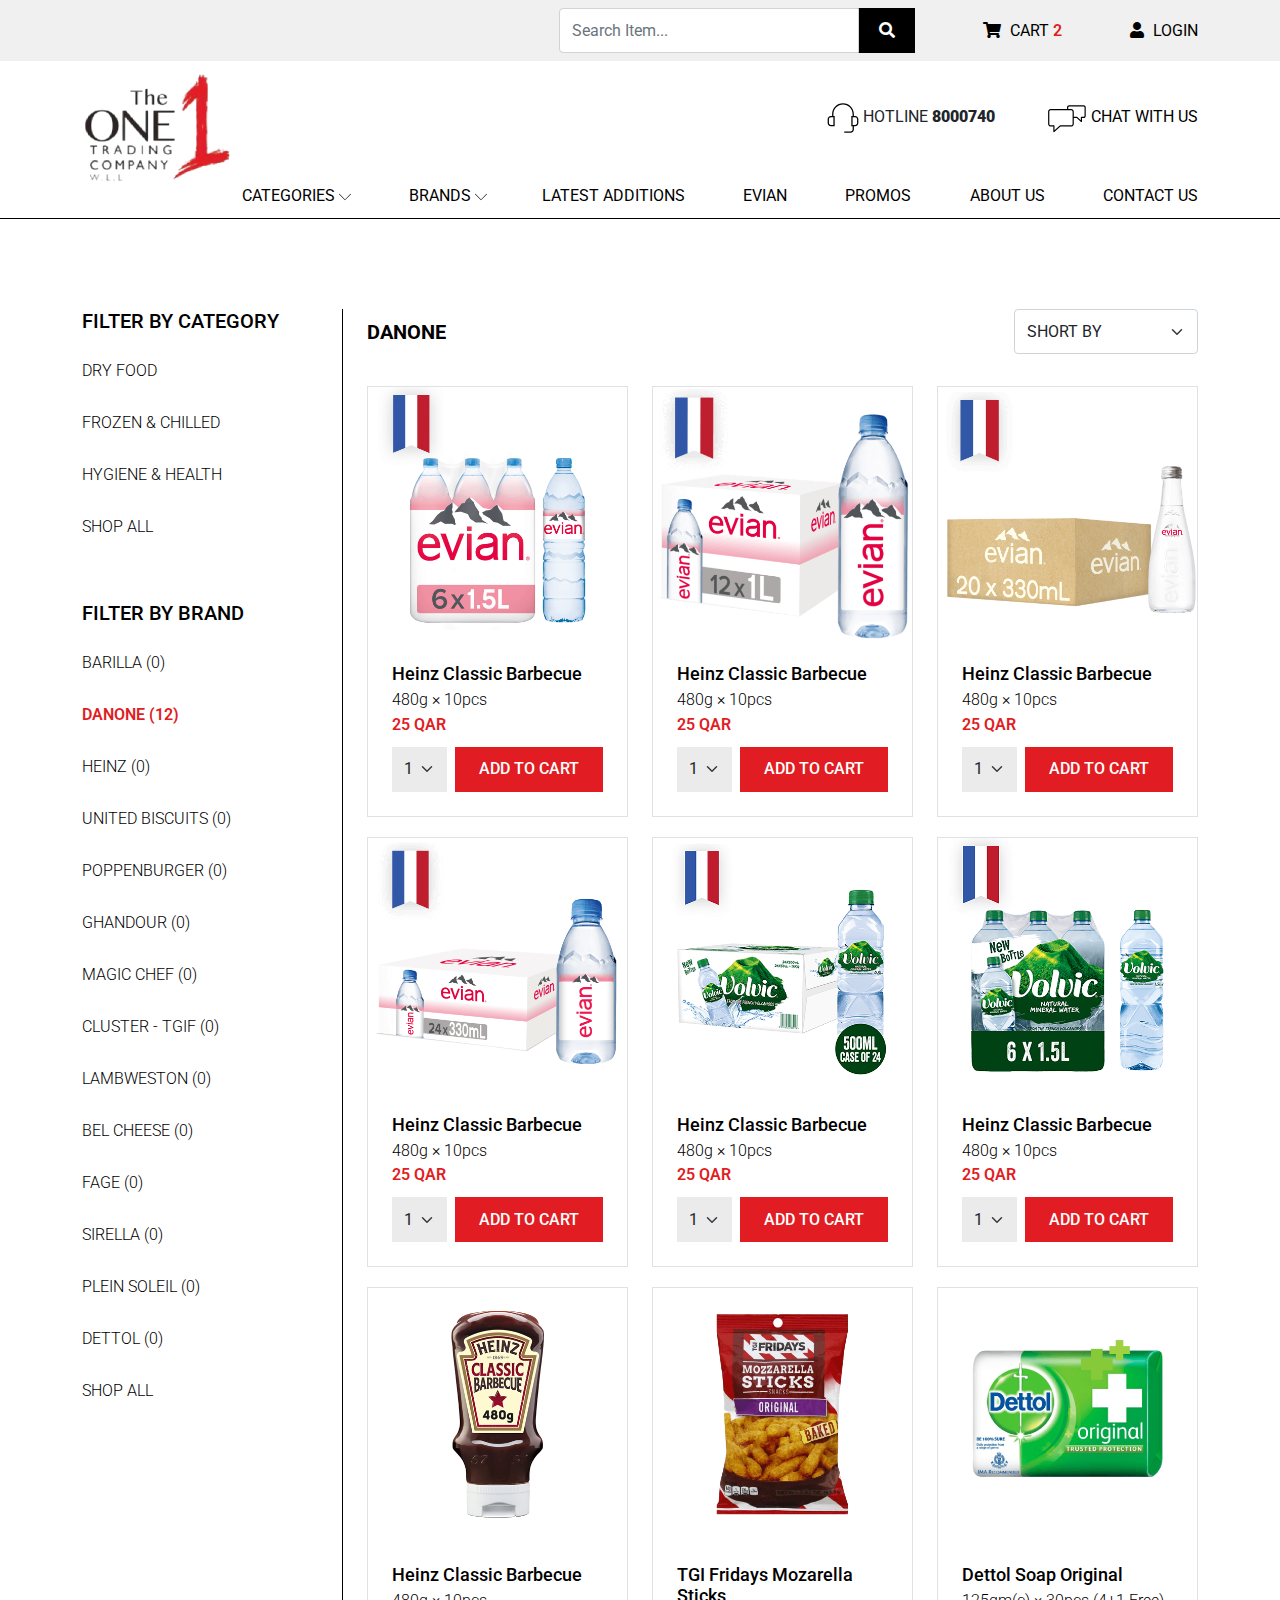
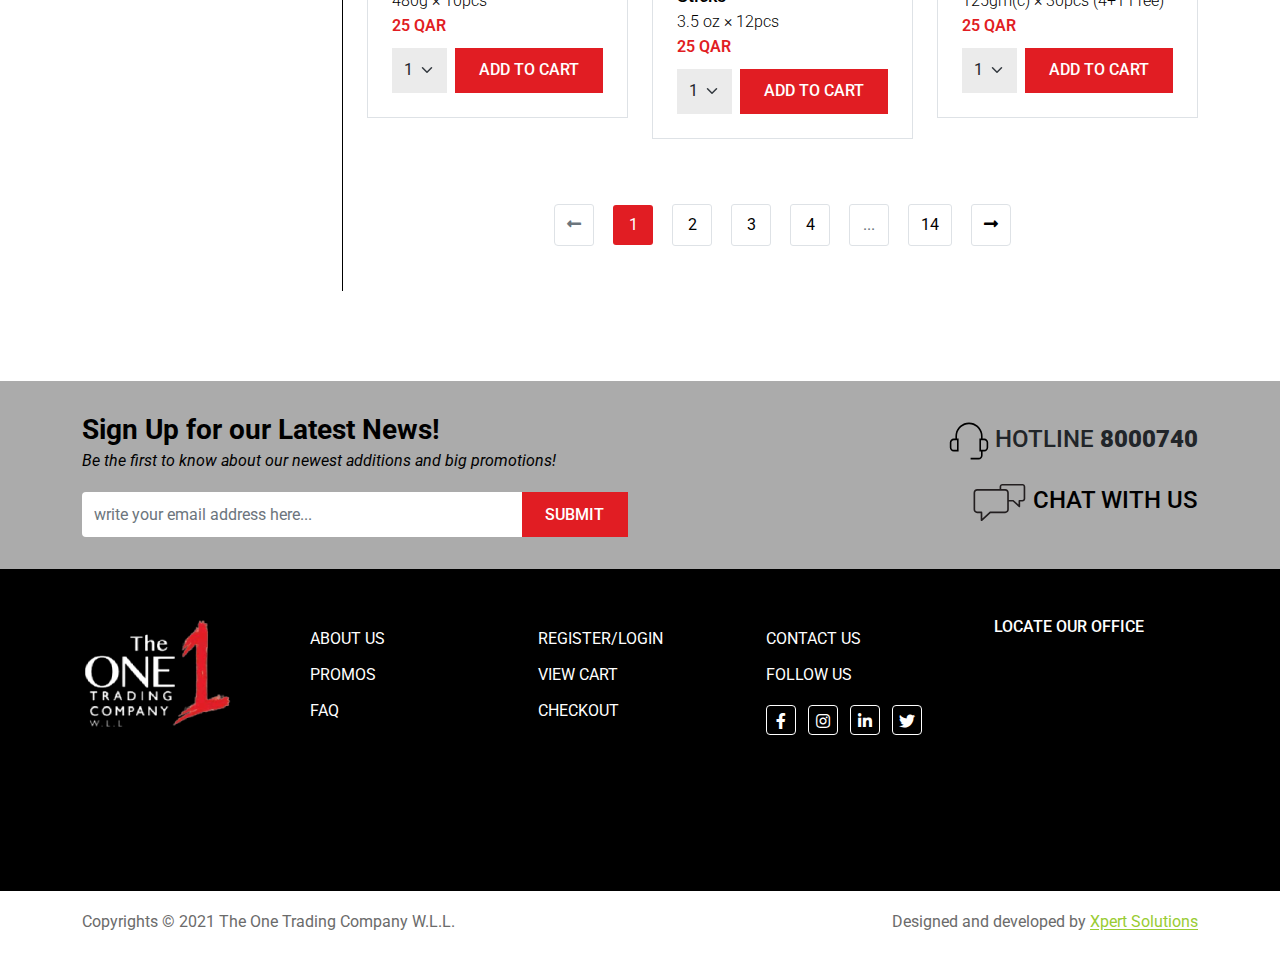
<file: products.html>
<!DOCTYPE html>
<!--[if lt IE 7]>      <html class="no-js lt-ie9 lt-ie8 lt-ie7"> <![endif]-->
<!--[if IE 7]>         <html class="no-js lt-ie9 lt-ie8"> <![endif]-->
<!--[if IE 8]>         <html class="no-js lt-ie9"> <![endif]-->
<!--[if gt IE 8]><!-->

<html class="no-js" lang="zxx">
<!--<![endif]-->

<head>
	<!-- Page Needs Meta
	=================================================== -->
    <meta charset="utf-8">  
    <meta name="viewport" content="width=device-width, initial-scale=1.0">
    <meta name="robots" content="index, follow">
    <meta name="description" content="" />
    <meta name="keywords" content="">
    <meta name="author" content="">
    <meta name="sitemap_link" content="">
    
    <meta itemprop="name" content="#">
    <meta itemprop="description" content="">
    <meta itemprop="image" content="">
    
    <meta name="twitter:card" content="summary">
    <meta name="twitter:site" content="">
    <meta name="twitter:title" content="#">
    <meta name="twitter:description" content="">
    <meta name="twitter:creator" content="">
    <meta name="twitter:image" content="">
    <meta name="twitter:image:alt" content="#" />
    
    <meta property="fb:app_id" content=""/>
    <meta property="og:locale" content="en_US" />
    <meta property="og:title" content="#" />
    <meta property="og:type" content="" />
    <meta property="og:url" content="" />
    <meta property="og:image" content="" />
    <meta property="og:image:secure_url" content="" />
    <meta property="og:image:alt" content="#" />
    <meta property="og:description" content="" />
    <meta property="og:site_name" content="#" />
    <meta name="csrf-token" content="">

	<!-- Title
	================================================== -->
    <title>The One Trading Company | Foodservice Distributor</title>
    
    <!-- Favicons
    ================================================== -->
    <link rel="apple-touch-icon" sizes="57x57" href="resources/images/favicon/apple-icon-57x57.png">
    <link rel="apple-touch-icon" sizes="60x60" href="resources/images/favicon/apple-icon-60x60.png">
    <link rel="apple-touch-icon" sizes="72x72" href="resources/images/favicon/apple-icon-72x72.png">
    <link rel="apple-touch-icon" sizes="76x76" href="resources/images/favicon/apple-icon-76x76.png">
    <link rel="apple-touch-icon" sizes="114x114" href="resources/images/favicon/apple-icon-114x114.png">
    <link rel="apple-touch-icon" sizes="120x120" href="resources/images/favicon/apple-icon-120x120.png">
    <link rel="apple-touch-icon" sizes="144x144" href="resources/images/favicon/apple-icon-144x144.png">
    <link rel="apple-touch-icon" sizes="152x152" href="resources/images/favicon/apple-icon-152x152.png">
    <link rel="apple-touch-icon" sizes="180x180" href="resources/images/favicon/apple-icon-180x180.png">
    <link rel="icon" type="image/png" sizes="192x192"  href="resources/images/favicon/android-icon-192x192.png">
    <link rel="icon" type="image/png" sizes="32x32" href="resources/images/favicon/favicon-32x32.png">
    <link rel="icon" type="image/png" sizes="96x96" href="resources/images/favicon/favicon-96x96.png">
    <link rel="icon" type="image/png" sizes="16x16" href="resources/images/logo.png">
    <link rel="manifest" href="resources/images/favicon/manifest.json">
    <meta name="msapplication-TileColor" content="#ffffff">
    <meta name="msapplication-TileImage" content="/ms-icon-144x144.png">
    <meta name="theme-color" content="#ffffff">

    <!-- Google Font
    ================================================== -->
    <link rel="preconnect" href="https://fonts.googleapis.com">
    <link rel="preconnect" href="https://fonts.gstatic.com" crossorigin>
    <link href="https://fonts.googleapis.com/css2?family=Roboto:wght@300;400;500;700;900&display=swap" rel="stylesheet">

	<!-- CSS Files
	================================================== -->
    <link rel="stylesheet" href="resources/css/bootstrap.min.css">
    <link rel="stylesheet" href="resources/css/fontawesome.min.css">
    <link rel="stylesheet" href="resources/css/owl.carousel.min.css">
    <link rel="stylesheet" href="resources/css/owl.theme.default.min.css">
    <link rel="stylesheet" href="resources/css/simplebar.css">
    <link rel="stylesheet" href="resources/css/style.css">
</head>
<body>
    <!--[if lte IE 9]>
        <p class="browserupgrade">You are using an <strong>outdated</strong> browser. Please <a href="https://browsehappy.com/">upgrade your browser</a> to improve your experience and security.</p>
    <![endif]-->

    <!-- Site Header -->
    <header>
        <div class="header-top d-none d-xl-block" data-bg-color="#f0f0f1">
            <div class="container">
                <ul class="list-unstyled text-end">
                    <li>
                        <form action="#">
                            <div class="input-group">
                                <input type="text" name="s" class="form-control" placeholder="Search Item..." required >
                                <button type="submit"><i class="fa fa-search"></i></button>
                            </div><!-- /.input-group -->
                        </form>
                    </li>
                    <li>
                         <a href="#"><i class="fa fa-shopping-cart"></i> CART <span>2</span></a>
                    </li>
                    <li>
                        <a href="#"><i class="fa fa-user"></i> LOGIN</a>
                    </li>
                </ul>
            </div><!-- /.container -->
        </div><!-- /.header-top -->
        <div class="header-middle">
            <div class="container">
                <div class="d-flex justify-content-between align-items-center">
                    <div class="site-logo">
                        <a href="index.html">
                            <img src="resources/images/logo.png" class="img-fluid" style="width: inharit !important" alt="The One Trading Company Logo">
                        </a>
                    </div><!-- /.site-logo -->
                    <div class="hotline-chat d-none d-md-block">
                        <ul class="list-unstyled">
                            <li class="d-inline-block">
                                <svg xmlns="http://www.w3.org/2000/svg" x="0px" y="0px" viewBox="0 0 50 50" height="32">
                                    <path d="M49,27c0-2.757-2.243-5-5-5h-2v-3c0-9.374-7.626-17-17-17S8,9.626,8,19v3H6c-2.757,0-5,2.243-5,5v6c0,2.757,2.243,5,5,5h6 V22h-2v-3c0-8.271,6.729-15,15-15s15,6.729,15,15v3h-2v16h2v5c0,1.654-1.346,3-3,3H27v2h10c2.757,0,5-2.243,5-5v-5h2 c2.757,0,5-2.243,5-5V27z M10,36H6c-1.654,0-3-1.346-3-3v-6c0-1.654,1.346-3,3-3h4V36z M47,33c0,1.654-1.346,3-3,3h-4V24h4 c1.654,0,3,1.346,3,3V33z"/>
                                </svg>
                                HOTLINE <b>8000740</b>
                            </li>
                            <li class="d-inline-block">
                                <a href="#">
                                    <svg xmlns="http://www.w3.org/2000/svg" height="40" x="0px" y="0px" viewBox="0 0 100.353 100.353">
                                        <path d="M92.016,18.026H55.518c-2.857,0-5.181,2.324-5.181,5.181v4.354H9.46 c-3.669,0-6.654,2.985-6.654,6.655v30.723c0,3.668,2.985,6.652,6.654,6.652h6.391v12.884c0,0.594,0.35,1.131,0.893,1.372 c0.195,0.086,0.401,0.128,0.606,0.128c0.366,0,0.728-0.134,1.009-0.39l15.403-13.994h26.804c3.668,0,6.653-2.984,6.653-6.652v-14.61 h7.273l10.877,9.881c0.282,0.256,0.643,0.39,1.009,0.39c0.205,0,0.412-0.042,0.607-0.128c0.543-0.24,0.893-0.778,0.893-1.372v-8.771 h4.137c2.855,0,5.178-2.325,5.178-5.182v-21.94C97.194,20.35,94.872,18.026,92.016,18.026z M64.22,64.938 c0,2.014-1.639,3.652-3.653,3.652H33.183c-0.373,0-0.732,0.139-1.009,0.39L18.85,81.085V70.09c0-0.829-0.671-1.5-1.5-1.5H9.459 c-2.015,0-3.654-1.638-3.654-3.652V34.215c0-2.015,1.639-3.655,3.654-3.655h42.363c0.005,0,0.01,0.001,0.015,0.001 s0.01-0.001,0.015-0.001h8.715c2.015,0,3.653,1.64,3.653,3.655L64.22,64.938L64.22,64.938z M94.194,45.147 c0,1.203-0.977,2.182-2.178,2.182h-5.637c-0.828,0-1.5,0.671-1.5,1.5v6.882l-8.798-7.992c-0.276-0.25-0.636-0.39-1.009-0.39h-7.853 V34.216c0-3.669-2.985-6.655-6.653-6.655h-7.229v-4.354c0-1.203,0.979-2.181,2.181-2.181h36.498c1.201,0,2.178,0.978,2.178,2.181 V45.147z"/>
                                    </svg>                                    
                                    CHAT WITH US
                                </a>
                            </li>
                        </ul><!-- /.list-unstyled -->
                    </div><!-- /.hotline-chat -->

                    <div class="hamburger text-end d-xl-none">
                        <a href="javascript:void(0)" class="text-black">
                            <i class="fas fa-bars"></i>
                        </a>
                    </div><!-- /.hambargur -->
                </div><!-- /.d-flex -->
            </div><!-- /.container -->
        </div><!-- /.header-middle -->
        <div class="header-navigation d-none d-lg-block">
            <div class="container">
                <ul class="list-unstyled text-end">
                    <li class="item-has-submenu">
                        <a href="#">CATEGORIES</a>
                        <ul class="submenu list-unstyled">
                            <li><a href="categorized-product.html">DRY FOOD</a></li>
                            <li><a href="categorized-product.html">FROZEN & CHILLED</a></li>
                            <li><a href="categorized-product.html">HYGIENE & HEALTH</a></li>
                            <li><a href="categorized-product.html">SHOP ALL</a></li>
                        </ul><!-- /.submenu -->
                    </li>
                    <li class="item-has-submenu">
                        <a href="#">BRANDS</a>
                        <ul class="submenu list-unstyled">
                            <li><a href="products.html">BARILLA</a></li>
                            <li><a href="products.html">HEINZ</a></li>
                            <li><a href="products.html">UNITED BISCUITS</a></li>
                            <li><a href="products.html">POPPENBURGER</a></li>
                            <li><a href="products.html">GHANDOUR</a></li>
                            <li><a href="products.html">MAGIC CHEF</a></li>
                            <li><a href="products.html">SHOP ALL</a></li>
                        </ul><!-- /.submenu -->
                    <li>
                        <a href="#">LATEST ADDITIONS</a>
                    </li>
                    <li><a href="#">EVIAN</a></li>
                    <li><a href="#">PROMOS</a></li>
                    <li><a href="#">ABOUT US</a></li>
                    <li><a href="#">CONTACT US</a></li>
                </ul>
            </div><!-- /.container -->
        </div><!-- /.header-navigation -->
    </header>

    <div class="mobile-menu" data-simplebar>
        <div class="site-logo">
            <a href="#">
                <img src="resources/images/logo.png" class="img-fluid" style="width: inharit !important" alt="The One Trading Company Logo">
            </a>
            <span class="close-menu">&times;</span>
        </div><!-- /.site-logo -->

        <div class="cart-login">
            <ul class="list-unstyled">
                <li>
                    <form action="#">
                        <div class="input-group">
                            <input type="text" name="s" class="form-control" placeholder="Search Item..." required >
                            <button type="submit"><i class="fa fa-search"></i></button>
                        </div><!-- /.input-group -->
                    </form>
                </li>
                <li>
                     <a href="#"><i class="fa fa-shopping-cart"></i> CART <span>0</span></a>
                </li>
                <li>
                    <a href="#"><i class="fa fa-user"></i> LOGIN</a>
                </li>
            </ul>
        </div><!-- /.cart-login -->

        <div class="header-navigation ">
            <ul class="list-unstyled">
                <li class="item-has-submenu">
                    <a href="#">CATEGORIES</a>
                    <ul class="submenu list-unstyled">
                        <li><a href="categorized-product.html">DRY FOOD</a></li>
                        <li><a href="categorized-product.html">FROZEN & CHILLED</a></li>
                        <li><a href="categorized-product.html">HYGIENE & HEALTH</a></li>
                        <li><a href="categorized-product.html">SHOP ALL</a></li>
                    </ul><!-- /.submenu -->
                </li>
                <li class="item-has-submenu">
                    <a href="#">BRANDS</a>
                    <ul class="submenu list-unstyled">
                        <li><a href="products.html">BARILLA</a></li>
                        <li><a href="products.html">HEINZ</a></li>
                        <li><a href="products.html">UNITED BISCUITS</a></li>
                        <li><a href="products.html">POPPENBURGER</a></li>
                        <li><a href="products.html">GHANDOUR</a></li>
                        <li><a href="products.html">MAGIC CHEF</a></li>
                        <li><a href="products.html">SHOP ALL</a></li>
                    </ul><!-- /.submenu -->
                <li>
                    <a href="#">LATEST ADDITIONS</a>
                </li>
                <li><a href="#">EVIAN</a></li>
                <li><a href="#">PROMOS</a></li>
                <li><a href="#">ABOUT US</a></li>
                <li><a href="#">CONTACT US</a></li>
            </ul>
        </div><!-- /.header-navigation -->
        
        <div class="hotline-chat">
            <ul class="list-unstyled">
                <li>
                    <svg xmlns="http://www.w3.org/2000/svg" x="0px" y="0px" viewBox="0 0 50 50" height="32">
                        <path d="M49,27c0-2.757-2.243-5-5-5h-2v-3c0-9.374-7.626-17-17-17S8,9.626,8,19v3H6c-2.757,0-5,2.243-5,5v6c0,2.757,2.243,5,5,5h6 V22h-2v-3c0-8.271,6.729-15,15-15s15,6.729,15,15v3h-2v16h2v5c0,1.654-1.346,3-3,3H27v2h10c2.757,0,5-2.243,5-5v-5h2 c2.757,0,5-2.243,5-5V27z M10,36H6c-1.654,0-3-1.346-3-3v-6c0-1.654,1.346-3,3-3h4V36z M47,33c0,1.654-1.346,3-3,3h-4V24h4 c1.654,0,3,1.346,3,3V33z"/>
                    </svg>
                    HOTLINE <b>8000740</b>
                </li>
                <li>
                    <a href="#">
                        <svg xmlns="http://www.w3.org/2000/svg" height="40" x="0px" y="0px" viewBox="0 0 100.353 100.353">
                            <path d="M92.016,18.026H55.518c-2.857,0-5.181,2.324-5.181,5.181v4.354H9.46 c-3.669,0-6.654,2.985-6.654,6.655v30.723c0,3.668,2.985,6.652,6.654,6.652h6.391v12.884c0,0.594,0.35,1.131,0.893,1.372 c0.195,0.086,0.401,0.128,0.606,0.128c0.366,0,0.728-0.134,1.009-0.39l15.403-13.994h26.804c3.668,0,6.653-2.984,6.653-6.652v-14.61 h7.273l10.877,9.881c0.282,0.256,0.643,0.39,1.009,0.39c0.205,0,0.412-0.042,0.607-0.128c0.543-0.24,0.893-0.778,0.893-1.372v-8.771 h4.137c2.855,0,5.178-2.325,5.178-5.182v-21.94C97.194,20.35,94.872,18.026,92.016,18.026z M64.22,64.938 c0,2.014-1.639,3.652-3.653,3.652H33.183c-0.373,0-0.732,0.139-1.009,0.39L18.85,81.085V70.09c0-0.829-0.671-1.5-1.5-1.5H9.459 c-2.015,0-3.654-1.638-3.654-3.652V34.215c0-2.015,1.639-3.655,3.654-3.655h42.363c0.005,0,0.01,0.001,0.015,0.001 s0.01-0.001,0.015-0.001h8.715c2.015,0,3.653,1.64,3.653,3.655L64.22,64.938L64.22,64.938z M94.194,45.147 c0,1.203-0.977,2.182-2.178,2.182h-5.637c-0.828,0-1.5,0.671-1.5,1.5v6.882l-8.798-7.992c-0.276-0.25-0.636-0.39-1.009-0.39h-7.853 V34.216c0-3.669-2.985-6.655-6.653-6.655h-7.229v-4.354c0-1.203,0.979-2.181,2.181-2.181h36.498c1.201,0,2.178,0.978,2.178,2.181 V45.147z"/>
                        </svg>                                    
                        CHAT WITH US
                    </a>
                </li>
            </ul><!-- /.list-unstyled -->
        </div><!-- /.hotline-chat -->

        <div class="social-media">
            <ul class="list-unstyled">
                <li class="list-inline-item">
                    <a href="#"><i class="fab fa-facebook-f"></i></a>
                </li>
                <li class="list-inline-item">
                    <a href="#"><i class="fab fa-instagram"></i></a>
                </li>
                <li class="list-inline-item">
                    <a href="#"><i class="fab fa-linkedin-in"></i></a>
                </li>
                <li class="list-inline-item">
                    <a href="#"><i class="fab fa-twitter"></i></a>
                </li>
            </ul>
        </div><!-- /.social-media -->
    </div><!--  /.mobile-menu -->

    <!-- Product Wrapper -->
    <div class="product-wrapper">
        <div class="container">
            <div class="row">
                <div class="col-md-4 col-lg-3">
                    <div class="sidebar">
                        <div class="widget">
                            <div class="pr_category">
                                <h5 class="widget-title">FILTER BY CATEGORY</h5>
                                <ul class="list-unstyled">
                                    <li><a href="#">DRY FOOD</a></li>
                                    <li><a href="#">FROZEN & CHILLED</a></li>
                                    <li><a href="#">HYGIENE & HEALTH</a></li>
                                    <li><a href="#">SHOP ALL</a></li>
                                </ul>
                            </div><!-- /.pr_category -->
                        </div><!-- /.widget -->
                        <div class="widget">
                            <div class="pr_brand">
                                <h5 class="widget-title">FILTER BY BRAND</h5>
                                <ul class="list-unstyled">
                                    <li><a href="#">BARILLA (0)</a></li>
                                    <li><a href="#" class="active">DANONE (12)</a></li>
                                    <li><a href="#">HEINZ (0)</a></li>
                                    <li><a href="#">UNITED BISCUITS (0)</a></li>
                                    <li><a href="#">POPPENBURGER (0)</a></li>
                                    <li><a href="#">GHANDOUR (0)</a></li>
                                    <li><a href="#">MAGIC CHEF (0)</a></li>
                                    <li><a href="#">CLUSTER - TGIF (0)</a></li>
                                    <li><a href="#">LAMBWESTON (0)</a></li>
                                    <li><a href="#">BEL CHEESE (0)</a></li>
                                    <li><a href="#">FAGE (0)</a></li>
                                    <li><a href="#">SIRELLA (0)</a></li>
                                    <li><a href="#">PLEIN SOLEIL (0)</a></li>
                                    <li><a href="#">DETTOL (0)</a></li>
                                    <li><a href="#">SHOP ALL</a></li>
                                </ul>
                            </div><!-- /.pr_brand -->
                        </div><!-- /.widget -->
                    </div><!-- /.sidebar -->
                </div><!-- /.col-md-3 -->
                <div class="col-md-8 col-lg-9">
                    <div class="product-wrap-title">
                        <h5>DANONE</h5>
                        <form action="#">
                            <div class="form-group">
                                <select class="form-select">
                                    <option value="*">SHORT BY</option>
                                    <option value="">ALPHABET ORDER</option>
                                    <option value="">PRICE</option>
                                    <option value="">MOST SELLING</option>
                                </select><!-- /# -->
                            </div><!-- /.form-group -->
                        </form>
                    </div><!-- /.product-wrap-title -->
                    <div class="row">
                        <div class="col-lg-6 col-xl-4">
                            <div class="product-item border">
                                <div class="thumb">
                                    <a href="#">
                                        <img src="resources/images/product5.png" class="img-fluid" alt="">
                                    </a>
                                </div><!-- /.thumb -->
                                <div class="product-description">
                                    <h5><a href="#">Heinz Classic Barbecue</a></h5>
                                    <p>480g &times; 10pcs</p>
                                    <h4>25 QAR</h4>
                                    <form action="#">
                                        <div class="form-group d-flex">
                                            <select class="form-select">
                                                <option value="1">1</option>
                                                <option value="2">2</option>
                                                <option value="3">3</option>
                                                <option value="4">4</option>
                                                <option value="5">5</option>
                                                <option value="6">6</option>
                                                <option value="7">7</option>
                                                <option value="8">8</option>
                                                <option value="9">9</option>
                                                <option value="10">10</option>
                                            </select><!-- /# -->
                                            <input type="button" value="ADD TO CART">
                                        </div><!-- /.form-group -->
                                    </form>
                                </div><!-- /.product-description -->                                
                            </div><!-- /.product-item -->
                        </div><!-- /.col-lg-6 col-xl-4 -->
                        <div class="col-lg-6 col-xl-4">
                            <div class="product-item border">
                                <div class="thumb">
                                    <a href="#">
                                        <img src="resources/images/product6.png" class="img-fluid" alt="">
                                    </a>
                                </div><!-- /.thumb -->
                                <div class="product-description">
                                    <h5><a href="#">Heinz Classic Barbecue</a></h5>
                                    <p>480g &times; 10pcs</p>
                                    <h4>25 QAR</h4>
                                    <form action="#">
                                        <div class="form-group d-flex">
                                            <select class="form-select">
                                                <option value="1">1</option>
                                                <option value="2">2</option>
                                                <option value="3">3</option>
                                                <option value="4">4</option>
                                                <option value="5">5</option>
                                                <option value="6">6</option>
                                                <option value="7">7</option>
                                                <option value="8">8</option>
                                                <option value="9">9</option>
                                                <option value="10">10</option>
                                            </select><!-- /# -->
                                            <input type="button" value="ADD TO CART">
                                        </div><!-- /.form-group -->
                                    </form>
                                </div><!-- /.product-description -->                                
                            </div><!-- /.product-item -->
                        </div><!-- /.col-lg-6 col-xl-4 -->
                        <div class="col-lg-6 col-xl-4">
                            <div class="product-item border">
                                <div class="thumb">
                                    <a href="#">
                                        <img src="resources/images/product7.png" class="img-fluid" alt="">
                                    </a>
                                </div><!-- /.thumb -->
                                <div class="product-description">
                                    <h5><a href="#">Heinz Classic Barbecue</a></h5>
                                    <p>480g &times; 10pcs</p>
                                    <h4>25 QAR</h4>
                                    <form action="#">
                                        <div class="form-group d-flex">
                                            <select class="form-select">
                                                <option value="1">1</option>
                                                <option value="2">2</option>
                                                <option value="3">3</option>
                                                <option value="4">4</option>
                                                <option value="5">5</option>
                                                <option value="6">6</option>
                                                <option value="7">7</option>
                                                <option value="8">8</option>
                                                <option value="9">9</option>
                                                <option value="10">10</option>
                                            </select><!-- /# -->
                                            <input type="button" value="ADD TO CART">
                                        </div><!-- /.form-group -->
                                    </form>
                                </div><!-- /.product-description -->                                
                            </div><!-- /.product-item -->
                        </div><!-- /.col-lg-6 col-xl-4 -->
                        <div class="col-lg-6 col-xl-4">
                            <div class="product-item border">
                                <div class="thumb">
                                    <a href="#">
                                        <img src="resources/images/product8.png" class="img-fluid" alt="">
                                    </a>
                                </div><!-- /.thumb -->
                                <div class="product-description">
                                    <h5><a href="#">Heinz Classic Barbecue</a></h5>
                                    <p>480g &times; 10pcs</p>
                                    <h4>25 QAR</h4>
                                    <form action="#">
                                        <div class="form-group d-flex">
                                            <select class="form-select">
                                                <option value="1">1</option>
                                                <option value="2">2</option>
                                                <option value="3">3</option>
                                                <option value="4">4</option>
                                                <option value="5">5</option>
                                                <option value="6">6</option>
                                                <option value="7">7</option>
                                                <option value="8">8</option>
                                                <option value="9">9</option>
                                                <option value="10">10</option>
                                            </select><!-- /# -->
                                            <input type="button" value="ADD TO CART">
                                        </div><!-- /.form-group -->
                                    </form>
                                </div><!-- /.product-description -->                                
                            </div><!-- /.product-item -->
                        </div><!-- /.col-lg-6 col-xl-4 -->
                        <div class="col-lg-6 col-xl-4">
                            <div class="product-item border">
                                <div class="thumb">
                                    <a href="#">
                                        <img src="resources/images/product9.png" class="img-fluid" alt="">
                                    </a>
                                </div><!-- /.thumb -->
                                <div class="product-description">
                                    <h5><a href="#">Heinz Classic Barbecue</a></h5>
                                    <p>480g &times; 10pcs</p>
                                    <h4>25 QAR</h4>
                                    <form action="#">
                                        <div class="form-group d-flex">
                                            <select class="form-select">
                                                <option value="1">1</option>
                                                <option value="2">2</option>
                                                <option value="3">3</option>
                                                <option value="4">4</option>
                                                <option value="5">5</option>
                                                <option value="6">6</option>
                                                <option value="7">7</option>
                                                <option value="8">8</option>
                                                <option value="9">9</option>
                                                <option value="10">10</option>
                                            </select><!-- /# -->
                                            <input type="button" value="ADD TO CART">
                                        </div><!-- /.form-group -->
                                    </form>
                                </div><!-- /.product-description -->                                
                            </div><!-- /.product-item -->
                        </div><!-- /.col-lg-6 col-xl-4 -->
                        <div class="col-lg-6 col-xl-4">
                            <div class="product-item border">
                                <div class="thumb">
                                    <a href="#">
                                        <img src="resources/images/product10.png" class="img-fluid" alt="">
                                    </a>
                                </div><!-- /.thumb -->
                                <div class="product-description">
                                    <h5><a href="#">Heinz Classic Barbecue</a></h5>
                                    <p>480g &times; 10pcs</p>
                                    <h4>25 QAR</h4>
                                    <form action="#">
                                        <div class="form-group d-flex">
                                            <select class="form-select">
                                                <option value="1">1</option>
                                                <option value="2">2</option>
                                                <option value="3">3</option>
                                                <option value="4">4</option>
                                                <option value="5">5</option>
                                                <option value="6">6</option>
                                                <option value="7">7</option>
                                                <option value="8">8</option>
                                                <option value="9">9</option>
                                                <option value="10">10</option>
                                            </select><!-- /# -->
                                            <input type="button" value="ADD TO CART">
                                        </div><!-- /.form-group -->
                                    </form>
                                </div><!-- /.product-description -->                                
                            </div><!-- /.product-item -->
                        </div><!-- /.col-lg-6 col-xl-4 -->
                        <div class="col-lg-6 col-xl-4">
                            <div class="product-item border">
                                <div class="thumb">
                                    <a href="#">
                                        <img src="resources/images/product1.png" class="img-fluid" alt="">
                                    </a>
                                </div><!-- /.thumb -->
                                <div class="product-description">
                                    <h5><a href="#">Heinz Classic Barbecue</a></h5>
                                    <p>480g &times; 10pcs</p>
                                    <h4>25 QAR</h4>
                                    <form action="#">
                                        <div class="form-group d-flex">
                                            <select class="form-select">
                                                <option value="1">1</option>
                                                <option value="2">2</option>
                                                <option value="3">3</option>
                                                <option value="4">4</option>
                                                <option value="5">5</option>
                                                <option value="6">6</option>
                                                <option value="7">7</option>
                                                <option value="8">8</option>
                                                <option value="9">9</option>
                                                <option value="10">10</option>
                                            </select><!-- /# -->
                                            <input type="button" value="ADD TO CART">
                                        </div><!-- /.form-group -->
                                    </form>
                                </div><!-- /.product-description -->                                
                            </div><!-- /.product-item -->
                        </div><!-- /.col-lg-6 col-xl-4 -->
                        <div class="col-lg-6 col-xl-4">
                            <div class="product-item border">
                                <div class="thumb">
                                    <a href="#">
                                        <img src="resources/images/product2.png" class="img-fluid" alt="">
                                    </a>
                                </div><!-- /.thumb -->
                                <div class="product-description">
                                    <h5><a href="#">TGI Fridays Mozarella Sticks</a></h5>
                                    <p>3.5 oz &times; 12pcs</p>
                                    <h4>25 QAR</h4>
                                    <form action="#">
                                        <div class="form-group d-flex">
                                            <select class="form-select">
                                                <option value="1">1</option>
                                                <option value="2">2</option>
                                                <option value="3">3</option>
                                                <option value="4">4</option>
                                                <option value="5">5</option>
                                                <option value="6">6</option>
                                                <option value="7">7</option>
                                                <option value="8">8</option>
                                                <option value="9">9</option>
                                                <option value="10">10</option>
                                            </select><!-- /# -->
                                            <input type="button" value="ADD TO CART">
                                        </div><!-- /.form-group -->
                                    </form>
                                </div><!-- /.product-description -->                                
                            </div><!-- /.product-item -->
                        </div><!-- /.col-lg-6 col-xl-4 -->
                        <div class="col-lg-6 col-xl-4">
                            <div class="product-item border">
                                <div class="thumb">
                                    <a href="#">
                                        <img src="resources/images/product3.png" class="img-fluid" alt="">
                                    </a>
                                </div><!-- /.thumb -->
                                <div class="product-description">
                                    <h5><a href="#">Dettol Soap Original</a></h5>
                                    <p>125gm(c) &times; 30pcs (4+1 Free)</p>
                                    <h4>25 QAR</h4>
                                    <form action="#">
                                        <div class="form-group d-flex">
                                            <select class="form-select">
                                                <option value="1">1</option>
                                                <option value="2">2</option>
                                                <option value="3">3</option>
                                                <option value="4">4</option>
                                                <option value="5">5</option>
                                                <option value="6">6</option>
                                                <option value="7">7</option>
                                                <option value="8">8</option>
                                                <option value="9">9</option>
                                                <option value="10">10</option>
                                            </select><!-- /# -->
                                            <input type="button" value="ADD TO CART">
                                        </div><!-- /.form-group -->
                                    </form>
                                </div><!-- /.product-description -->                                
                            </div><!-- /.product-item -->
                        </div><!-- /.col-lg-6 col-xl-4 -->
                    </div><!-- /.row -->

                    <div class="pagination-box text-center">
                        <ul role="navigation">
                            <li class="page-item disabled" aria-disabled="true" aria-label="« Previous">
                                <span class="page-link" aria-hidden="true"><i class="fas fa-long-arrow-alt-left"></i></span>
                            </li>
                            <li class="page-item active" aria-current="page"><span class="page-link">1</span></li>
                            <li class="page-item"><a class="page-link" href="#">2</a></li>
                            <li class="page-item"><a class="page-link" href="#">3</a></li>
                            <li class="page-item"><a class="page-link" href="#">4</a></li>
                            <li class="page-item disabled" aria-disabled="true"><span class="page-link">...</span></li>
                            <li class="page-item"><a class="page-link" href="#">14</a></li>

                            <li class="page-item">
                                <a class="page-link" href="#" rel="next" aria-label="Next »"><i class="fas fa-long-arrow-alt-right"></i></a>
                            </li>
                        </ul>
                    </div>
                </div><!-- /.col-md-9 -->
            </div><!-- /.row -->
        </div><!-- /.container -->
    </div><!-- /.product-wrapper -->

    <!-- Footer -->
    <footer>
        <div class="footer-top" data-bg-color="#ababab">
            <div class="container">
                <div class="row align-items-center justify-content-center">                    
                    <div class="col-lg-6">
                        <div class="hotline-chat text-center text-lg-end mt-4 mt-lg-0">
                            <ul class="list-unstyled">
                                <li>
                                    <svg xmlns="http://www.w3.org/2000/svg" x="0px" y="0px" viewBox="0 0 50 50" height="40">
                                        <path d="M49,27c0-2.757-2.243-5-5-5h-2v-3c0-9.374-7.626-17-17-17S8,9.626,8,19v3H6c-2.757,0-5,2.243-5,5v6c0,2.757,2.243,5,5,5h6 V22h-2v-3c0-8.271,6.729-15,15-15s15,6.729,15,15v3h-2v16h2v5c0,1.654-1.346,3-3,3H27v2h10c2.757,0,5-2.243,5-5v-5h2 c2.757,0,5-2.243,5-5V27z M10,36H6c-1.654,0-3-1.346-3-3v-6c0-1.654,1.346-3,3-3h4V36z M47,33c0,1.654-1.346,3-3,3h-4V24h4 c1.654,0,3,1.346,3,3V33z"/>
                                    </svg>
                                    HOTLINE <b>8000740</b>
                                </li>
                                <li>
                                    <a href="#">
                                        <svg xmlns="http://www.w3.org/2000/svg" height="55" x="0px" y="0px" viewBox="0 0 100.353 100.353">
                                            <path style="fill:#231F20;" d="M92.016,18.026H55.518c-2.857,0-5.181,2.324-5.181,5.181v4.354H9.46 c-3.669,0-6.654,2.985-6.654,6.655v30.723c0,3.668,2.985,6.652,6.654,6.652h6.391v12.884c0,0.594,0.35,1.131,0.893,1.372 c0.195,0.086,0.401,0.128,0.606,0.128c0.366,0,0.728-0.134,1.009-0.39l15.403-13.994h26.804c3.668,0,6.653-2.984,6.653-6.652v-14.61 h7.273l10.877,9.881c0.282,0.256,0.643,0.39,1.009,0.39c0.205,0,0.412-0.042,0.607-0.128c0.543-0.24,0.893-0.778,0.893-1.372v-8.771 h4.137c2.855,0,5.178-2.325,5.178-5.182v-21.94C97.194,20.35,94.872,18.026,92.016,18.026z M64.22,64.938 c0,2.014-1.639,3.652-3.653,3.652H33.183c-0.373,0-0.732,0.139-1.009,0.39L18.85,81.085V70.09c0-0.829-0.671-1.5-1.5-1.5H9.459 c-2.015,0-3.654-1.638-3.654-3.652V34.215c0-2.015,1.639-3.655,3.654-3.655h42.363c0.005,0,0.01,0.001,0.015,0.001 s0.01-0.001,0.015-0.001h8.715c2.015,0,3.653,1.64,3.653,3.655L64.22,64.938L64.22,64.938z M94.194,45.147 c0,1.203-0.977,2.182-2.178,2.182h-5.637c-0.828,0-1.5,0.671-1.5,1.5v6.882l-8.798-7.992c-0.276-0.25-0.636-0.39-1.009-0.39h-7.853 V34.216c0-3.669-2.985-6.655-6.653-6.655h-7.229v-4.354c0-1.203,0.979-2.181,2.181-2.181h36.498c1.201,0,2.178,0.978,2.178,2.181 V45.147z"/>
                                        </svg>                                            
                                        CHAT WITH US
                                    </a>
                                </li>
                            </ul><!-- /.list-unstyled -->
                        </div><!-- /.hotline-chat -->
                    </div><!-- /.col -->
                    <div class="col-md-10 col-lg-6 order-lg-first">
                        <div class="subscribe text-center text-lg-start">
                            <h3>Sign Up for our Latest News!</h3>
                            <p>Be the first to know about our newest additions and big promotions!</p>

                            <form action="#">
                                <div class="input-group">
                                    <input type="email" class="form-control" placeholder="write your email address here..." >
                                    <button type="submit">SUBMIT</button>
                                </div><!-- /.input-group -->
                            </form>
                        </div><!-- /.subscribe -->
                    </div><!-- /.col -->
                </div><!-- /.row -->
            </div><!-- /.container -->
        </div><!-- /.footer-top -->
        <div class="footer-middle" data-bg-color="#000000">
            <div class="container">
                <div class="row">
                    <div class="col-sm-6 col-md-4 col-lg">
                        <div class="footer-widget">
                            <div class="site-logo">
                                <a href="#">
                                    <img src="resources/images/logo-alt.png" class="img-fluid" style="width: inharit !important" alt="The One Trading Company Logo">
                                </a>
                            </div><!-- /.site-logo -->
                        </div><!-- /.footer-widget -->
                    </div><!-- /.col-md -->
                    <div class="col-sm-6 col-md-4 col-lg">
                        <div class="footer-widget">
                            <ul class="list-unstyled">
                                <li><a href="#">ABOUT US</a></li>
                                <li><a href="#">PROMOS</a></li>
                                <li><a href="#">FAQ</a></li>
                            </ul>
                        </div><!-- /.footer-widget -->
                    </div><!-- /.col-md -->
                    <div class="col-sm-6 col-md-4 col-lg">
                        <div class="footer-widget">
                            <ul class="list-unstyled">
                                <li><a href="#">REGISTER/LOGIN</a></li>
                                <li><a href="#">VIEW CART</a></li>
                                <li><a href="#">CHECKOUT</a></li>
                            </ul>
                        </div><!-- /.footer-widget -->
                    </div><!-- /.col-md -->
                    <div class="col-sm-6 col-md-4 col-lg">
                        <div class="footer-widget">
                            <ul class="list-unstyled">
                                <li><a href="#">CONTACT US</a></li>
                                <li>FOLLOW US</li>
                                <li>
                                    <ul class="list-unstyled social-media">
                                        <li class="list-inline-item">
                                            <a href="#"><i class="fab fa-facebook-f"></i></a>
                                        </li>
                                        <li class="list-inline-item">
                                            <a href="#"><i class="fab fa-instagram"></i></a>
                                        </li>
                                        <li class="list-inline-item">
                                            <a href="#"><i class="fab fa-linkedin-in"></i></a>
                                        </li>
                                        <li class="list-inline-item">
                                            <a href="#"><i class="fab fa-twitter"></i></a>
                                        </li>
                                    </ul>
                                </li>
                            </ul>
                        </div><!-- /.footer-widget -->
                    </div><!-- /.col-md -->
                    <div class="col-sm-6 col-md-4 col-lg">
                        <div class="footer-widget"> 
                            <h6 >LOCATE OUR OFFICE</h6>
                            <div class="gmap">
                                <iframe src="https://www.google.com/maps/embed?pb=!1m14!1m12!1m3!1d14430.1665811341!2d51.52615156676727!3d25.28599988120948!2m3!1f0!2f0!3f0!3m2!1i1024!2i768!4f13.1!5e0!3m2!1sen!2sbd!4v1627592167872!5m2!1sen!2sbd" width="100%" height="150" style="border:0;" allowfullscreen="" loading="lazy"></iframe>
                            </div><!-- /.gmap -->
                        </div><!-- /.footer-widget -->
                    </div><!-- /.col-md -->
                </div><!-- /.row -->
            </div><!-- /.container -->
        </div><!-- /.footer-middle -->
        <div class="footer-bottom">
            <div class="container">
                <div class="d-md-flex justify-content-between text-center text-md-start">
                    <p>Copyrights &copy; 2021 The One Trading Company W.L.L.</p>
                    <p>Designed and developed by <a href="#">Xpert Solutions</a></p>
                </div><!-- /.d-flex -->
            </div><!-- /.container -->
        </div><!-- /.footer-bottom -->
    </footer>

    <!-- Scripts -->
    <script src="resources/js/jquery-3.6.0.min.js"></script>
    <script src="resources/js/bootstrap.bundle.min.js"></script>
    <script src="resources/js/owl.carousel.min.js"></script>
    <script src="resources/js/simplebar.min.js"></script>
    <script src="resources/js/lightgallery-all.min.js"></script>
    <script src="resources/js/custom.js"></script>
</body>
</html>
</file>
<file: resources/css/simplebar.css>
[data-simplebar] {position: relative;
  flex-direction: column;
  flex-wrap: wrap;
  justify-content: flex-start;
  align-content: flex-start;
  align-items: flex-start;
}

.simplebar-wrapper {
  overflow: hidden;
  width: inherit;
  height: inherit;
  max-width: inherit;
  max-height: inherit;
}

.simplebar-mask {
  direction: inherit;
  position: absolute;
  overflow: hidden;
  padding: 0;
  margin: 0;
  left: 0;
  top: 0;
  bottom: 0;
  right: 0;
  width: auto !important;
  height: auto !important;
  z-index: 0;
}

.simplebar-offset {
  direction: inherit !important;
  box-sizing: inherit !important;
  resize: none !important;
  position: absolute;
  top: 0;
  left: 0;
  bottom: 0;
  right: 0;
  padding: 0;
  margin: 0;
  -webkit-overflow-scrolling: touch;
}

.simplebar-content-wrapper {
  direction: inherit;
  box-sizing: border-box !important;
  position: relative;
  display: block;
  height: 100%; /* Required for horizontal native scrollbar to not appear if parent is taller than natural height */
  width: auto;
  max-width: 100%; /* Not required for horizontal scroll to trigger */
  max-height: 100%; /* Needed for vertical scroll to trigger */
  scrollbar-width: none;
  -ms-overflow-style: none;
}

.simplebar-content-wrapper::-webkit-scrollbar,
.simplebar-hide-scrollbar::-webkit-scrollbar {
  width: 0;
  height: 0;
}

.simplebar-content:before,
.simplebar-content:after {
  content: ' ';
  display: table;
}

.simplebar-placeholder {
  max-height: 100%;
  max-width: 100%;
  width: 100%;
  pointer-events: none;
}

.simplebar-height-auto-observer-wrapper {
  box-sizing: inherit !important;
  height: 100%;
  width: 100%;
  max-width: 1px;
  position: relative;
  float: left;
  max-height: 1px;
  overflow: hidden;
  z-index: -1;
  padding: 0;
  margin: 0;
  pointer-events: none;
  flex-grow: inherit;
  flex-shrink: 0;
  flex-basis: 0;
}

.simplebar-height-auto-observer {
  box-sizing: inherit;
  display: block;
  opacity: 0;
  position: absolute;
  top: 0;
  left: 0;
  height: 1000%;
  width: 1000%;
  min-height: 1px;
  min-width: 1px;
  overflow: hidden;
  pointer-events: none;
  z-index: -1;
}

.simplebar-track {
  z-index: 1;
  position: absolute;
  right: 0;
  bottom: 0;
  pointer-events: none;
  overflow: hidden;
}

[data-simplebar].simplebar-dragging .simplebar-content {
  pointer-events: none;
  user-select: none;
  -webkit-user-select: none;
}

[data-simplebar].simplebar-dragging .simplebar-track {
  pointer-events: all;
}

.simplebar-scrollbar {
  position: absolute;
  left: 0;
  right: 0;
  min-height: 10px;
}

.simplebar-scrollbar:before {
  position: absolute;
  content: '';
  background: black;
  border-radius: 7px;
  left: 2px;
  right: 2px;
  opacity: 0;
  transition: opacity 0.2s 0.5s linear;
}

.simplebar-scrolling .simplebar-scrollbar:before,
.simplebar-hover .simplebar-scrollbar:before,
.simplebar-mouse-entered .simplebar-scrollbar:before {
  opacity: 0.5;
  transition-delay: 0s;
  transition-duration: 0s;
}

.simplebar-scrollbar.simplebar-visible:before {
  /* When hovered, remove all transitions from drag handle */
  opacity: 0.5;
  transition-delay: 0s;
  transition-duration: 0s;
}

.simplebar-track.simplebar-vertical {
  top: 0;
  width: 11px;
}

.simplebar-scrollbar:before {
  top: 2px;
  bottom: 2px;
  left: 2px;
  right: 2px;
}

.simplebar-track.simplebar-horizontal {
  left: 0;
  height: 11px;
}

.simplebar-track.simplebar-horizontal .simplebar-scrollbar {
  right: auto;
  left: 0;
  top: 0;
  bottom: 0;
  min-height: 0;
  min-width: 10px;
  width: auto;
}

/* Rtl support */
[data-simplebar-direction='rtl'] .simplebar-track.simplebar-vertical {
  right: auto;
  left: 0;
}

.simplebar-dummy-scrollbar-size {
  direction: rtl;
  position: fixed;
  opacity: 0;
  visibility: hidden;
  height: 500px;
  width: 500px;
  overflow-y: hidden;
  overflow-x: scroll;
  -ms-overflow-style: scrollbar !important;
}

.simplebar-dummy-scrollbar-size > div {
  width: 200%;
  height: 200%;
  margin: 10px 0;
}

.simplebar-hide-scrollbar {
  position: fixed;
  left: 0;
  visibility: hidden;
  overflow-y: scroll;
  scrollbar-width: none;
  -ms-overflow-style: none;
}
</file>
<file: resources/css/style.css>
/*
Template Name   :   The One Trading Company W.L.L
Template URL    :   
Author          :   
Author URL      :   
Description     :   
Version         :   1.0.1
Copyright       :   The One Trading Company W.L.L
*/
/*--------------------------------------------------------------
    TABLE OF CONTENTS:
---------------------------------------------------------------- */
:root {
  --font-primary: 'Roboto', sans-serif;
  --color-theme:   #e11d23;
  --color-black:   #000000;
  --color-white: #ffffff;
  --color-gray: #efeff1;
}

body {
  margin: 0;
  padding: 0;
  box-sizing: border-box;
  font-family: var(--font-primary);
  line-height: 1.75rem;
  font-size: 1rem;
}

ul, ol {
  margin: 0;
  padding: 0;
}

a, a:focus {
  outline: none;
  text-decoration: none;
  color: var(--color-black);
}

a:hover {
  text-decoration: none;
  color: var(--color-black);
}

select {
  box-shadow: none;
  outline: none;
}

h6, h5, h4, h3, h2, h1 {
  clear: both;
  margin: 0;
  color: var(--color-black);
  -webkit-font-smoothing: antialiased;
}

p {
  margin: 0;
  font-size: 1rem;
  line-height: 1.85rem;
  color: var(--color-black);
  font-weight: 300;
}

@media (max-width: 767px) {
  p {
    font-size: 0.87rem;
    line-height: 1.5rem;
  }
}

.section-title {
  margin-bottom: 2rem;
}

@media (max-width: 767px) {
  .section-title {
    margin-bottom: 1.5rem;
  }
}

.section-title h2 {
  font-weight: 700;
}

.section-title h2 a {
  font-weight: 500;
  font-size: 1.4rem;
  color: var(--color-theme);
  margin-left: .5rem;
}

.preloader {
  position: fixed;
  top: 0;
  left: 0;
  z-index: 9999;
  width: 100%;
  height: 100%;
  background: var(--color-theme);
}

.preloader .preloader-inner {
  position: absolute;
  top: 50%;
  left: 50%;
  transform: translate(-50%, -50%);
}

.preloader .preloader-icon {
  width: 92px;
  height: 92px;
  display: inline-block;
  padding: 0px;
}

.preloader .preloader-icon span {
  position: absolute;
  display: inline-block;
  width: 92px;
  height: 92px;
  border-radius: 100%;
  background: var(--color-white);
  animation: preloader 1.6s linear infinite;
}

.preloader .preloader-icon span:last-child {
  animation-delay: -0.8s;
}

.breadcrumb {
  margin-bottom: 0;
  margin-top: 0.93rem;
}

.breadcrumb .breadcrumb-item {
  font-size: 1rem;
  text-transform: uppercase;
  color: var(--color-white);
}

.breadcrumb .breadcrumb-item a {
  text-decoration: none;
  color: var(--color-white);
  font-weight: 500;
}

.breadcrumb .breadcrumb-item + .breadcrumb-item:before {
  color: var(--color-white);
}

.btn:focus,
.btn:active:focus {
  outline: none;
  box-shadow: none;
}

.topbutton {
  z-index: 999;
  position: fixed;
  margin: 0px;
  background: var(--color-theme);
  border-radius: 50%;
  transition: all .3s ease-in-out;
  position: fixed;
  bottom: 100px;
  right: 1.5625rem;
  z-index: 999;
  font-size: 1.5rem;
  color: var(--color-white);
  width: 3.125rem;
  height: 3.125rem;
  text-align: center;
  line-height: 3.125rem;
  opacity: 0;
  visibility: hidden;
}

.topbutton:hover {
  color: var(--color-black1);
}

.topbutton.btn-show {
  opacity: 1;
  visibility: visible;
}

@media (max-width: 480px) {
  .topbutton {
    display: none;
  }
}

figure.blockquote {
  border-radius: 5px;
  border-left: 4px solid var(--color-theme);
  margin-top: 25px;
  padding: 15px 20px;
  background-color: rgba(47, 128, 237, 0.1);
}

figure.blockquote p {
  font-style: italic;
  font-size: 1rem;
  font-weight: 600;
  line-height: 32px;
}

figure.blockquote figcaption {
  font-size: 15px;
  font-weight: 600;
  color: var(--color-black);
  font-style: italic;
}

form input:not([type=checkbox]):not([type=radio]):not([type=submit]) {
  height: 45px;
}

form input:not([type=checkbox]):not([type=radio]):not([type=submit]):focus {
  box-shadow: none;
}

form .form-control:focus {
  box-shadow: none;
}

/* Animation Keyframes */

@keyframes slideInUp {
  from {
    transform: translate3d(0, 100px, 0);
    visibility: visible;
  }
  to {
    transform: translate3d(0, 0, 0);
  }
}

@keyframes zoomIn {
  from {
    opacity: 0;
    transform: scale3d(0.8, 0.8, 0.8);
  }
  50% {
    opacity: 1;
  }
}

@keyframes fadeInLeft {
  from {
    opacity: 0;
    transform: translate3d(-100px, 0, 0);
  }
  to {
    opacity: 1;
    transform: translate3d(0, 0, 0);
  }
}

@keyframes fadeInRight {
  from {
    opacity: 0;
    transform: translate3d(100px, 0, 0);
  }
  to {
    opacity: 1;
    transform: translate3d(0, 0, 0);
  }
}

@keyframes fadeInUp {
  from {
    opacity: 0;
    transform: translate3d(0, 100px, 0);
  }
  to {
    opacity: 1;
    transform: translate3d(0, 0, 0);
  }
}

@keyframes preloader {
  0% {
    transform: scale(0, 0);
    opacity: 0.5;
  }
  100% {
    transform: scale(1, 1);
    opacity: 0;
  }
}

.pagination-box {
  padding: 40px 0;
  overflow: hidden;
}

.pagination-box ul li {
  margin: 5px 8px;
  display: inline-block;
}

.pagination-box ul li .page-link {
  background-color: var(--color-white);
  color: var(--color-black);
  box-shadow: none;
  min-width: 40px;
  border-radius: 3px;
}

.pagination-box ul li .page-link:hover {
  background-color: var(--color-theme);
  color: var(--color-white);
}

.pagination-box ul li.active .page-link {
  background-color: var(--color-theme);
  color: var(--color-white);
  border: 0;
}

header .header-top {
  padding: 0.5rem 0;
}

header .header-top ul li {
  display: inline-block;
}

header .header-top ul li + li {
  margin-left: 4rem;
}

header .header-top ul li a span {
  color: var(--color-theme);
  font-weight: 600;
}

header .header-top ul li a i {
  margin-right: .3rem;
}

header .header-top form input.form-control {
  min-width: 300px;
}

header .header-top form button {
  background-color: var(--color-black);
  color: var(--color-white);
  border: none;
  padding: 0 1.3rem;
}

header .header-middle .site-logo {
  position: relative;
  padding: 1rem 0;
}

@media (min-width: 1200px) {
  header .header-middle .site-logo {
    top: 10px;
    padding: 0;
  }
}

header .header-middle .hotline-chat li {
  font-size: 1rem;
}

header .header-middle .hotline-chat li + li {
  margin-left: 2rem;
}

@media (min-width: 992px) {
  header .header-middle .hotline-chat li + li {
    margin-left: 3rem;
  }
}

header .header-middle .hotline-chat li b {
  font-weight: 900;
}

header .header-middle .hotline-chat li a:hover {
  color: var(--color-theme);
}

header .header-middle .hotline-chat li a:hover svg {
  fill: var(--color-theme);
}

header .header-navigation {
  border-bottom: 1px solid var(--color-black);
}

header .header-navigation ul li {
  display: inline-block;
  position: relative;
}

header .header-navigation ul li a {
  padding: .5rem 1rem;
  font-weight: 400;
  display: inline-block;
}

@media (min-width: 1200px) {
  header .header-navigation ul li a {
    padding: .5rem 1.7rem;
  }
}

header .header-navigation ul li a:hover {
  color: var(--color-theme);
}

header .header-navigation ul li:last-child a {
  padding-right: 0;
}

header .header-navigation ul li .submenu {
  position: absolute;
  top: 50%;
  left: 0;
  z-index: 9;
  background-color: var(--color-white);
  text-align: left;
  min-width: 240px;
  padding: .5rem 0;
  opacity: 0;
  visibility: hidden;
  transition: all 0.3s;
  box-shadow: 0px 7px 18px 0 rgba(0, 0, 0, 0.2);
}

header .header-navigation ul li .submenu li {
  display: block;
}

header .header-navigation ul li:hover > .submenu {
  top: 100%;
  opacity: 1;
  visibility: visible;
}

/* Mobile Menu CSS */
.mobile-menu {
  position: fixed;
  top: 0;
  height: 100%;
  width: 320px;
  padding: 30px 30px;
  left: -102%;
  background-color: var(--color-white);
  z-index: 1024;
  transition: 0.5s;
}

.mobile-menu.is-menu-open {
  left: 0;
}

.mobile-menu .site-logo {
  margin-bottom: 2rem;
  text-align: center;
}

.mobile-menu .site-logo span.close-menu {
  position: absolute;
  right: 0px;
  top: 0px;
  background: var(--color-black);
  color: var(--color-white);
  width: 30px;
  height: 30px;
  text-align: center;
  line-height: 30px;
  font-size: 24px;
}

.mobile-menu .cart-login {
  border-bottom: 1px solid var(--color-black);
  padding-bottom: .8rem;
  margin-bottom: .8rem;
}

.mobile-menu .cart-login form {
  margin-bottom: .6rem;
}

.mobile-menu .cart-login form button {
  background-color: var(--color-black);
  color: var(--color-white);
  border: none;
  padding: 0 .8rem;
  font-size: 14px;
}

.mobile-menu .cart-login ul li a {
  display: block;
  padding: .5rem 0;
}

.mobile-menu .cart-login ul li i {
  margin-right: .5rem;
}

.mobile-menu .header-navigation {
  margin-bottom: .8rem;
  padding-bottom: .8rem;
  border-bottom: 1px solid var(--color-black);
}

.mobile-menu .header-navigation ul li a {
  display: block;
  padding: .5rem 0;
}

.mobile-menu .header-navigation .submenu {
  display: none;
  margin-left: 1rem;
}

.mobile-menu .hotline-chat {
  padding-top: .3rem;
}

.mobile-menu .hotline-chat li {
  margin: 1rem 0;
}

.mobile-menu .hotline-chat li svg {
  width: 40px;
}

@media (min-width: 1200px) {
  .mobile-menu {
    display: none;
  }
}

.hero-carousel .owl-nav {
  margin-top: -15px;
  position: absolute;
  top: 50%;
  left: 50%;
  transform: translate(-50%, -50%);
  display: flex;
  justify-content: space-between;
  width: 90%;
}

@media (min-width: 992px) {
  .hero-carousel .owl-nav {
    max-width: 960px;
    width: 108%;
  }
}

@media (min-width: 1200px) {
  .hero-carousel .owl-nav {
    max-width: 1140px;
  }
}

@media (min-width: 1400px) {
  .hero-carousel .owl-nav {
    max-width: 1320px;
  }
}

.hero-carousel .owl-nav button.owl-prev, .hero-carousel .owl-nav button.owl-next {
  margin: 0;
  border-radius: 0;
}

.hero-carousel .owl-nav button.owl-prev:hover, .hero-carousel .owl-nav button.owl-next:hover {
  background: transparent;
}

.hero-carousel .owl-nav button.owl-prev span, .hero-carousel .owl-nav button.owl-next span {
  display: block;
  width: 30px;
  height: 30px;
  white-space: nowrap;
  text-indent: -9999px;
}

.hero-carousel .owl-nav button.owl-prev span {
  background-image: url("../images/arrow_left.svg");
}

.hero-carousel .owl-nav button.owl-next span {
  background-image: url("../images/arrow_right.svg");
}

.hero-carousel .owl-dots button span {
  background-color: #949494;
}

.hero-carousel .owl-dots button.active span {
  background-color: var(--color-theme) !important;
}

.latest-added_product {
  margin: 90px 0 120px;
}

.product-category {
  margin: 90px 0;
}

.product-category .owl-nav {
  position: absolute;
  top: 50%;
  left: 50%;
  transform: translate(-50%, -50%);
  display: flex;
  justify-content: space-between;
  width: 108%;
  margin-top: 0;
  z-index: -1;
}

.product-category .owl-nav button.owl-prev, .product-category .owl-nav button.owl-next {
  margin: 0;
  border-radius: 0;
}

.product-category .owl-nav button.owl-prev:hover, .product-category .owl-nav button.owl-next:hover {
  background: transparent;
}

.product-category .owl-nav button.owl-prev span, .product-category .owl-nav button.owl-next span {
  display: block;
  width: 30px;
  height: 30px;
  white-space: nowrap;
  text-indent: -9999px;
}

.product-category .owl-nav button.owl-prev span {
  background-image: url("../images/arrow_left.svg");
}

.product-category .owl-nav button.owl-next span {
  background-image: url("../images/arrow_right.svg");
}

.product-category .category-item {
  background-color: var(--color-gray);
  text-align: center;
  transition: all 0.3s;
}

.product-category .category-item img {
  width: inherit !important;
  margin: 0 auto .8rem auto;
  opacity: 0.55;
}

.product-category .category-item a {
  font-weight: 600;
  opacity: 0.55;
  display: block;
  padding: 1rem;
  font-size: 1.1rem;
}

.product-category .category-item:hover {
  background-color: var(--color-theme);
}

.product-category .category-item:hover a {
  color: var(--color-white);
  opacity: 1;
}

.product-category .category-item:hover img {
  opacity: 1;
  filter: invert(1);
}

.our-partners {
  margin: 90px 0;
}

.our-partners .owl-carousel .owl-stage-outer {
  padding: 1rem 0;
}

.our-partners .owl-carousel .owl-nav {
  position: absolute;
  top: 50%;
  left: 50%;
  transform: translate(-50%, -50%);
  display: flex;
  justify-content: space-between;
  width: 108%;
  margin-top: 0;
  z-index: -1;
}

.our-partners .owl-carousel .owl-nav button.owl-prev, .our-partners .owl-carousel .owl-nav button.owl-next {
  margin: 0;
  border-radius: 0;
}

.our-partners .owl-carousel .owl-nav button.owl-prev:hover, .our-partners .owl-carousel .owl-nav button.owl-next:hover {
  background: transparent;
}

.our-partners .owl-carousel .owl-nav button.owl-prev span, .our-partners .owl-carousel .owl-nav button.owl-next span {
  display: block;
  width: 30px;
  height: 30px;
  white-space: nowrap;
  text-indent: -9999px;
}

.our-partners .owl-carousel .owl-nav button.owl-prev span {
  background-image: url("../images/arrow_left.svg");
}

.our-partners .owl-carousel .owl-nav button.owl-next span {
  background-image: url("../images/arrow_right.svg");
}

@media (max-width: 991px) {
  .our-partners .owl-carousel .owl-nav {
    display: none;
  }
}

.our-partners .partner-item {
  background-color: var(--color-gray);
  text-align: center;
  transition: all 0.3s;
  transform: scale(1);
  min-height: 140px;
  display: flex;
  align-items: center;
  justify-content: center;
}

.our-partners .partner-item a {
  padding: 2rem 1rem;
  display: block;
}

.our-partners .partner-item img {
  margin: auto;
  filter: grayscale(1);
  transition: all 0.3s;
}

.our-partners .partner-item:hover {
  transform: scale(1.1);
}

.our-partners .partner-item:hover img {
  filter: grayscale(0);
}

.latest-added_product .owl-dots button span {
  background-color: #949494;
}

.latest-added_product .owl-dots button.active span {
  background-color: var(--color-theme) !important;
}

.product-slider .owl-nav {
  position: absolute;
  top: 50%;
  left: 50%;
  transform: translate(-50%, -50%);
  display: flex;
  justify-content: space-between;
  width: 108%;
  z-index: -1;
}

.product-slider .owl-nav button.owl-prev, .product-slider .owl-nav button.owl-next {
  margin: 0;
  border-radius: 0;
}

.product-slider .owl-nav button.owl-prev:hover, .product-slider .owl-nav button.owl-next:hover {
  background: transparent;
}

.product-slider .owl-nav button.owl-prev span, .product-slider .owl-nav button.owl-next span {
  display: block;
  width: 30px;
  height: 30px;
  white-space: nowrap;
  text-indent: -9999px;
}

.product-slider .owl-nav button.owl-prev span {
  background-image: url("../images/arrow_left.svg");
}

.product-slider .owl-nav button.owl-next span {
  background-image: url("../images/arrow_right.svg");
}

.product-item .thumb {
  background-color: var(--color-white);
  position: relative;
}

@media (min-width: 1400px) {
  .product-item .thumb {
    min-height: 300px;
  }
}

.product-item .product-description {
  padding: 1.5rem;
}

.product-item .product-description h4 {
  color: var(--color-theme);
  font-size: 1rem;
  font-weight: 600;
}

.product-item .product-description h5 {
  font-size: 1.1rem;
}

.product-item .product-description form {
  margin-top: .8rem;
}

.product-item .product-description form select {
  border: none;
  border-radius: 0;
  box-shadow: none;
  background-color: #ebebeb;
}

.product-item .product-description form input[type=button] {
  background-color: var(--color-theme);
  color: var(--color-white);
  border: none;
  padding: 0 1.5rem;
  font-weight: 500;
  margin-left: .5rem;
}

.product-item .product-overlay {
  position: absolute;
  top: 0;
  left: 0;
  width: 100%;
  height: 100%;
  background-color: rgba(255, 255, 255, 0.95);
  padding: 1.5rem;
  display: flex;
  flex-direction: column;
  justify-content: center;
  text-align: center;
  transition: all 0.3s;
  opacity: 0;
  visibility: hidden;
}

.product-item .product-overlay a {
  display: block;
  padding: 1rem 2rem;
  background-color: var(--color-gray);
  margin: .7rem 0;
  font-weight: 500;
  transition: all 0.3s;
}

.product-item .product-overlay a:hover {
  background-color: var(--color-theme);
  color: var(--color-white);
}

.product-item:hover .product-overlay {
  opacity: 1;
  visibility: visible;
}

.product-wrapper {
  padding: 90px 0;
}

.product-wrapper .sidebar {
  height: 100%;
}

@media (min-width: 768px) {
  .product-wrapper .sidebar {
    border-right: 1px solid var(--color-black);
  }
}

.product-wrapper .sidebar .widget {
  margin-bottom: 60px;
}

.product-wrapper .sidebar .widget ul li {
  margin: 1.5rem 0;
}

.product-wrapper .sidebar .widget ul li a {
  font-weight: 300;
}

.product-wrapper .sidebar .widget ul li a.active {
  font-weight: 600;
  color: var(--color-theme);
}

.product-wrapper .sidebar .widget ul li a:hover {
  color: var(--color-theme);
}

.product-wrapper .product-wrap-title {
  margin-bottom: 2rem;
  display: flex;
  align-items: center;
  justify-content: space-between;
}

.product-wrapper .product-wrap-title h5 {
  font-weight: 700;
}

.product-wrapper .product-wrap-title form select {
  box-shadow: none;
  height: 45px;
}

.product-wrapper .product-item {
  margin-bottom: 20px;
}

.product-details {
  padding: 60px 0;
}

.product-details .product-details-large a {
  cursor: zoom-in;
}

.product-details .prod-sing-thumbnail {
  padding: 0 1.5rem;
}

.product-details .prod-sing-thumbnail .owl-item .nav-link {
  border: 1px solid var(--color-gray);
  cursor: pointer;
}

.product-details .prod-sing-thumbnail .owl-item .nav-link:hover, .product-details .prod-sing-thumbnail .owl-item .nav-link.active {
  border-color: var(--color-theme);
}

.product-details .prod-sing-thumbnail .owl-nav {
  margin-left: -1.5rem;
  margin-right: -1.5rem;
  position: absolute;
  width: 100%;
  top: 50%;
  transform: translateY(-50%);
  display: flex;
  justify-content: space-between;
  z-index: -1;
}

.product-details .prod-sing-thumbnail .owl-nav button {
  font-size: 2rem;
  padding: 0 0.5rem !important;
}

.product-details .product-details-text {
  margin-top: 3rem;
}

@media (min-width: 992px) {
  .product-details .product-details-text {
    margin-top: 0;
  }
}

.product-details p {
  font-weight: normal;
}

.product-details .product-head .product-name {
  font-weight: 800;
}

.product-details .product-head a {
  color: var(--color-theme);
  font-weight: 500;
}

.product-details .product-meta {
  margin: 1.5rem 0;
  border-top: 1px solid var(--color-black);
  border-bottom: 1px solid var(--color-black);
  padding: 0.3rem 0;
}

.product-details .product-desc h5 {
  font-weight: 600;
  line-height: 1.5;
  margin-bottom: .3rem;
  font-size: 1.2rem;
}

.product-details .product-desc p {
  line-height: 1.4;
}

.product-details .desc-footer {
  margin-top: 2rem;
}

.product-details .desc-footer .delivery_date {
  font-style: italic;
  font-weight: 500;
}

.product-details .desc-footer form {
  margin-top: 1rem;
}

.product-details .desc-footer form select {
  max-width: 80px;
  background-color: var(--color-gray);
  box-shadow: none;
  border: none;
  margin-right: .3rem;
  cursor: pointer;
}

.product-details .desc-footer form input {
  background-color: var(--color-theme);
  color: var(--color-white);
  font-weight: 500;
  border: none;
  padding: 0 2rem;
  font-size: .9rem;
}

.product-details .product-details-sidebar {
  margin-top: 1.5rem;
}

.product-details .product-details-sidebar li {
  line-height: 40px;
  display: inline-block;
}

@media (min-width: 1200px) {
  .product-details .product-details-sidebar li {
    display: block;
  }
}

.product-details .product-details-sidebar li a {
  display: block;
  text-align: center;
  padding: .5rem 1rem;
  font-weight: normal;
}

.product-details .product-details-sidebar li a:hover {
  color: var(--color-theme);
  font-weight: 600;
}

.frequently-bought {
  padding: 0 0 90px;
}

.frequently-bought .col-6 {
  position: relative;
}

@media (min-width: 768px) {
  .frequently-bought .col-6 + .col-6:not(:last-child):before {
    content: '+';
    display: inline-block;
    position: absolute;
    top: 50%;
    left: -8px;
    transform: translateY(-50%);
    font-size: 2rem;
    opacity: 0.6;
  }
}

.frequently-bought .product-item {
  margin-bottom: 1.5rem;
}

.frequently-bought .product-item .thumb {
  min-height: inherit;
}

.frequently-bought .product-item .product-description {
  padding: .4rem .6rem;
}

.frequently-bought .bought-summery {
  padding: 2rem 0;
}

.frequently-bought .bought-summery h5 {
  text-align: center;
}

.frequently-bought .bought-summery h5 span {
  display: inline-block;
  transform: scale(1.2);
  margin-left: .4rem;
}

.frequently-bought .bought-summery a {
  display: block;
  text-align: center;
  background-color: var(--color-theme);
  padding: 1rem 1rem;
  color: var(--color-white);
  margin-top: 1rem;
  font-weight: normal;
}

.brand-store-wrapper .navbar {
  margin: 40px 0;
}

.brand-store-wrapper .navbar .nav-item {
  margin: 0 1rem;
}

.brand-store-wrapper .navbar .nav-link {
  color: #2f76b7;
  font-weight: normal;
}

.brand-store-wrapper .navbar .nav-link.active, .brand-store-wrapper .navbar .nav-link:hover {
  font-weight: 600;
}

.brand-store-wrapper .navbar .social-media a {
  border: 1px solid #2f76b7;
  width: 30px;
  height: 30px;
  line-height: 30px;
  color: #2f76b7;
  display: block;
  text-align: center;
  border-radius: 4px;
  transition: all 0.3s;
}

.brand-store-wrapper .navbar .social-media a:hover {
  background-color: #2f76b7;
  color: var(--color-white);
}

.everyday-bottle, .glass-bottle {
  margin-top: 40px;
}

.everyday-bottle .product-slider, .glass-bottle .product-slider {
  margin-top: 30px;
}

.store-footer {
  padding: 60px 0;
}

.store-footer .footer-slider .slider-item {
  padding: 2rem 1.5rem;
  border-radius: 10px;
  min-height: 445px;
}

.store-footer .footer-slider .slider-item img {
  width: inherit !important;
  margin: auto;
}

.store-footer .footer-slider .slider-item h3 {
  color: var(--color-white);
  font-weight: 500;
  padding: 1.5rem 0;
  line-height: 1.4;
  min-height: 165px;
  display: flex;
  align-items: center;
  text-shadow: 0px 0px 3px rgba(0, 0, 0, 0.2);
}

.store-footer .footer-slider .slider-item p {
  color: var(--color-white);
  font-weight: 400;
  line-height: 1.5;
  font-size: 1.2rem;
  text-shadow: 0px 0px 3px rgba(0, 0, 0, 0.2);
}

footer .footer-top {
  padding: 2rem 0;
}

footer .footer-top .subscribe h3 {
  font-weight: 700;
}

footer .footer-top .subscribe p {
  font-weight: normal;
  margin-bottom: 1rem;
  font-style: italic;
}

footer .footer-top .subscribe form input {
  border: none;
}

footer .footer-top .subscribe form button {
  border: 0;
  padding: 0 1.5rem;
  background-color: var(--color-theme);
  color: var(--color-white);
  font-weight: 500;
}

footer .footer-top .hotline-chat li {
  font-size: 1.5rem;
  font-weight: 500;
}

footer .footer-top .hotline-chat li + li {
  margin-top: .8rem;
}

footer .footer-top .hotline-chat li b {
  font-weight: 900;
}

footer .footer-middle {
  padding: 3rem 0;
}

footer .footer-middle .footer-widget {
  margin-bottom: 2.3rem;
}

footer .footer-middle ul li {
  margin: .5rem 0;
  color: var(--color-white);
}

footer .footer-middle ul li a {
  color: var(--color-white);
}

footer .footer-middle .social-media a i {
  display: inline-block;
  width: 30px;
  height: 30px;
  line-height: 30px;
  border: 1px solid #fff;
  border-radius: 4px;
  text-align: center;
  transition: all 0.2s;
}

footer .footer-middle .social-media a i:hover[class*=facebook] {
  background-color: #3b5998;
  border-color: #3b5998;
}

footer .footer-middle .social-media a i:hover[class*=twitter] {
  background-color: #1da1f2;
  border-color: #1da1f2;
}

footer .footer-middle .social-media a i:hover[class*=linkedin] {
  background-color: #3b5998;
  border-color: #3b5998;
}

footer .footer-middle .social-media a i:hover[class*=youtube] {
  background-color: #CD201F;
  border-color: #CD201F;
}

footer .footer-middle .social-media a i:hover[class*=instagram] {
  background-color: #E1306C;
  border-color: #E1306C;
}

footer .footer-middle .social-media a i:hover[class*=skype] {
  background-color: #00AFF0;
  border-color: #00AFF0;
}

footer .footer-middle h6 {
  color: var(--color-white);
  margin-bottom: .7rem;
}

@media (min-width: 992px) {
  footer .footer-middle .col-lg {
    flex: 1 0 0 !important;
  }
}

footer .footer-bottom {
  padding: 1rem;
}

footer .footer-bottom p {
  font-weight: normal;
  color: #6b6b6b;
}

footer .footer-bottom p a {
  text-decoration: underline;
  text-underline-offset: 2px;
  color: #99cc33;
}
/*# sourceMappingURL=style.css.map */
</file>
<file: resources/css/lightgallery.min.css>
@font-face{font-family:lg;src:url(../fonts/lg.ttf?22t19m) format("truetype"),url(../fonts/lg.woff?22t19m) format("woff"),url(../fonts/lg.svg?22t19m#lg) format("svg");font-weight:400;font-style:normal;font-display:block}.lg-icon{font-family:lg!important;speak:never;font-style:normal;font-weight:400;font-variant:normal;text-transform:none;line-height:1;-webkit-font-smoothing:antialiased;-moz-osx-font-smoothing:grayscale}.lg-actions .lg-next,.lg-actions .lg-prev{background-color:rgba(0,0,0,.45);border-radius:2px;color:#999;cursor:pointer;display:block;font-size:22px;margin-top:-10px;padding:8px 10px 9px;position:absolute;top:50%;z-index:1080;border:none;outline:0}.lg-actions .lg-next.disabled,.lg-actions .lg-prev.disabled{pointer-events:none;opacity:.5}.lg-actions .lg-next:hover,.lg-actions .lg-prev:hover{color:#FFF}.lg-actions .lg-next{right:20px}.lg-actions .lg-next:before{content:"\e095"}.lg-actions .lg-prev{left:20px}.lg-actions .lg-prev:after{content:"\e094"}@-webkit-keyframes lg-right-end{0%,100%{left:0}50%{left:-30px}}@-moz-keyframes lg-right-end{0%,100%{left:0}50%{left:-30px}}@-ms-keyframes lg-right-end{0%,100%{left:0}50%{left:-30px}}@keyframes lg-right-end{0%,100%{left:0}50%{left:-30px}}@-webkit-keyframes lg-left-end{0%,100%{left:0}50%{left:30px}}@-moz-keyframes lg-left-end{0%,100%{left:0}50%{left:30px}}@-ms-keyframes lg-left-end{0%,100%{left:0}50%{left:30px}}@keyframes lg-left-end{0%,100%{left:0}50%{left:30px}}.lg-outer.lg-right-end .lg-object{-webkit-animation:lg-right-end .3s;-o-animation:lg-right-end .3s;animation:lg-right-end .3s;position:relative}.lg-outer.lg-left-end .lg-object{-webkit-animation:lg-left-end .3s;-o-animation:lg-left-end .3s;animation:lg-left-end .3s;position:relative}.lg-toolbar{z-index:1082;left:0;position:absolute;top:0;width:100%;background-color:rgba(0,0,0,.45)}.lg-toolbar .lg-icon{color:#999;cursor:pointer;float:right;font-size:24px;height:47px;line-height:27px;padding:10px 0;text-align:center;width:50px;text-decoration:none!important;outline:0;background:0 0;border:none;box-shadow:none;-webkit-transition:color .2s linear;-o-transition:color .2s linear;transition:color .2s linear}.lg-toolbar .lg-icon:hover{color:#FFF}.lg-toolbar .lg-close:after{content:"\e070"}.lg-toolbar .lg-download:after{content:"\e0f2"}.lg-sub-html{background-color:rgba(0,0,0,.45);bottom:0;color:#EEE;font-size:16px;left:0;padding:10px 40px;position:fixed;right:0;text-align:center;z-index:1080}.lg-sub-html h4{margin:0;font-size:13px;font-weight:700}.lg-sub-html p{font-size:12px;margin:5px 0 0}#lg-counter{color:#999;display:inline-block;font-size:16px;padding-left:20px;padding-top:12px;vertical-align:middle}.lg-next,.lg-prev,.lg-toolbar{opacity:1;-webkit-transition:-webkit-transform .35s cubic-bezier(0,0,.25,1) 0s,opacity .35s cubic-bezier(0,0,.25,1) 0s,color .2s linear;-moz-transition:-moz-transform .35s cubic-bezier(0,0,.25,1) 0s,opacity .35s cubic-bezier(0,0,.25,1) 0s,color .2s linear;-o-transition:-o-transform .35s cubic-bezier(0,0,.25,1) 0s,opacity .35s cubic-bezier(0,0,.25,1) 0s,color .2s linear;transition:transform .35s cubic-bezier(0,0,.25,1) 0s,opacity .35s cubic-bezier(0,0,.25,1) 0s,color .2s linear}.lg-hide-items .lg-prev{opacity:0;-webkit-transform:translate3d(-10px,0,0);transform:translate3d(-10px,0,0)}.lg-hide-items .lg-next{opacity:0;-webkit-transform:translate3d(10px,0,0);transform:translate3d(10px,0,0)}.lg-hide-items .lg-toolbar{opacity:0;-webkit-transform:translate3d(0,-10px,0);transform:translate3d(0,-10px,0)}body:not(.lg-from-hash) .lg-outer.lg-start-zoom .lg-object{-webkit-transform:scale3d(.5,.5,.5);transform:scale3d(.5,.5,.5);opacity:0;-webkit-transition:-webkit-transform 250ms cubic-bezier(0,0,.25,1) 0s,opacity 250ms cubic-bezier(0,0,.25,1)!important;-moz-transition:-moz-transform 250ms cubic-bezier(0,0,.25,1) 0s,opacity 250ms cubic-bezier(0,0,.25,1)!important;-o-transition:-o-transform 250ms cubic-bezier(0,0,.25,1) 0s,opacity 250ms cubic-bezier(0,0,.25,1)!important;transition:transform 250ms cubic-bezier(0,0,.25,1) 0s,opacity 250ms cubic-bezier(0,0,.25,1)!important;-webkit-transform-origin:50% 50%;-moz-transform-origin:50% 50%;-ms-transform-origin:50% 50%;transform-origin:50% 50%}body:not(.lg-from-hash) .lg-outer.lg-start-zoom .lg-item.lg-complete .lg-object{-webkit-transform:scale3d(1,1,1);transform:scale3d(1,1,1);opacity:1}.lg-outer .lg-thumb-outer{background-color:#0D0A0A;bottom:0;position:absolute;width:100%;z-index:1080;max-height:350px;-webkit-transform:translate3d(0,100%,0);transform:translate3d(0,100%,0);-webkit-transition:-webkit-transform .25s cubic-bezier(0,0,.25,1) 0s;-moz-transition:-moz-transform .25s cubic-bezier(0,0,.25,1) 0s;-o-transition:-o-transform .25s cubic-bezier(0,0,.25,1) 0s;transition:transform .25s cubic-bezier(0,0,.25,1) 0s}.lg-outer .lg-thumb-outer.lg-grab .lg-thumb-item{cursor:-webkit-grab;cursor:-moz-grab;cursor:-o-grab;cursor:-ms-grab;cursor:grab}.lg-outer .lg-thumb-outer.lg-grabbing .lg-thumb-item{cursor:move;cursor:-webkit-grabbing;cursor:-moz-grabbing;cursor:-o-grabbing;cursor:-ms-grabbing;cursor:grabbing}.lg-outer .lg-thumb-outer.lg-dragging .lg-thumb{-webkit-transition-duration:0s!important;transition-duration:0s!important}.lg-outer.lg-thumb-open .lg-thumb-outer{-webkit-transform:translate3d(0,0,0);transform:translate3d(0,0,0)}.lg-outer .lg-thumb{padding:10px 0;height:100%;margin-bottom:-5px}.lg-outer .lg-thumb-item{cursor:pointer;float:left;overflow:hidden;height:100%;border:2px solid #FFF;border-radius:4px;margin-bottom:5px}@media (min-width:1025px){.lg-outer .lg-thumb-item{-webkit-transition:border-color .25s ease;-o-transition:border-color .25s ease;transition:border-color .25s ease}}.lg-outer .lg-thumb-item.active,.lg-outer .lg-thumb-item:hover{border-color:#a90707}.lg-outer .lg-thumb-item img{width:100%;height:100%;object-fit:cover}.lg-outer.lg-has-thumb .lg-item{padding-bottom:120px}.lg-outer.lg-can-toggle .lg-item{padding-bottom:0}.lg-outer.lg-pull-caption-up .lg-sub-html{-webkit-transition:bottom .25s ease;-o-transition:bottom .25s ease;transition:bottom .25s ease}.lg-outer.lg-pull-caption-up.lg-thumb-open .lg-sub-html{bottom:100px}.lg-outer .lg-toogle-thumb{background-color:#0D0A0A;border-radius:2px 2px 0 0;color:#999;cursor:pointer;font-size:24px;height:39px;line-height:27px;padding:5px 0;position:absolute;right:20px;text-align:center;top:-39px;width:50px;outline:0;border:none}.lg-outer .lg-toogle-thumb:after{content:"\e1ff"}.lg-outer .lg-toogle-thumb:hover{color:#FFF}.lg-outer .lg-video-cont{display:inline-block;vertical-align:middle;max-width:1140px;max-height:100%;width:100%;padding:0 5px}.lg-outer .lg-video{width:100%;height:0;padding-bottom:56.25%;overflow:hidden;position:relative}.lg-outer .lg-video .lg-object{display:inline-block;position:absolute;top:0;left:0;width:100%!important;height:100%!important}.lg-outer .lg-video .lg-video-play{width:84px;height:59px;position:absolute;left:50%;top:50%;margin-left:-42px;margin-top:-30px;z-index:1080;cursor:pointer}.lg-outer .lg-has-iframe .lg-video{-webkit-overflow-scrolling:touch;overflow:auto}.lg-outer .lg-has-vimeo .lg-video-play{background:url(../img/vimeo-play.png) no-repeat}.lg-outer .lg-has-vimeo:hover .lg-video-play{background:url(../img/vimeo-play.png) 0 -58px no-repeat}.lg-outer .lg-has-html5 .lg-video-play{background:url(../img/video-play.png) no-repeat;height:64px;margin-left:-32px;margin-top:-32px;width:64px;opacity:.8}.lg-outer .lg-has-html5:hover .lg-video-play{opacity:1}.lg-outer .lg-has-youtube .lg-video-play{background:url(../img/youtube-play.png) no-repeat}.lg-outer .lg-has-youtube:hover .lg-video-play{background:url(../img/youtube-play.png) 0 -60px no-repeat}.lg-outer .lg-video-object{width:100%!important;height:100%!important;position:absolute;top:0;left:0}.lg-outer .lg-has-video .lg-video-object{visibility:hidden}.lg-outer .lg-has-video.lg-video-playing .lg-object,.lg-outer .lg-has-video.lg-video-playing .lg-video-play{display:none}.lg-outer .lg-has-video.lg-video-playing .lg-video-object{visibility:visible}.lg-progress-bar{background-color:#333;height:5px;left:0;position:absolute;top:0;width:100%;z-index:1083;opacity:0;-webkit-transition:opacity 80ms ease 0s;-moz-transition:opacity 80ms ease 0s;-o-transition:opacity 80ms ease 0s;transition:opacity 80ms ease 0s}.lg-progress-bar .lg-progress{background-color:#a90707;height:5px;width:0}.lg-progress-bar.lg-start .lg-progress{width:100%}.lg-show-autoplay .lg-progress-bar{opacity:1}.lg-autoplay-button:after{content:"\e01d"}.lg-show-autoplay .lg-autoplay-button:after{content:"\e01a"}.lg-outer.lg-css3.lg-zoom-dragging .lg-item.lg-complete.lg-zoomable .lg-image,.lg-outer.lg-css3.lg-zoom-dragging .lg-item.lg-complete.lg-zoomable .lg-img-wrap{-webkit-transition-duration:0s;transition-duration:0s}.lg-outer.lg-use-transition-for-zoom .lg-item.lg-complete.lg-zoomable .lg-img-wrap{-webkit-transition:-webkit-transform .3s cubic-bezier(0,0,.25,1) 0s;-moz-transition:-moz-transform .3s cubic-bezier(0,0,.25,1) 0s;-o-transition:-o-transform .3s cubic-bezier(0,0,.25,1) 0s;transition:transform .3s cubic-bezier(0,0,.25,1) 0s}.lg-outer.lg-use-left-for-zoom .lg-item.lg-complete.lg-zoomable .lg-img-wrap{-webkit-transition:left .3s cubic-bezier(0,0,.25,1) 0s,top .3s cubic-bezier(0,0,.25,1) 0s;-moz-transition:left .3s cubic-bezier(0,0,.25,1) 0s,top .3s cubic-bezier(0,0,.25,1) 0s;-o-transition:left .3s cubic-bezier(0,0,.25,1) 0s,top .3s cubic-bezier(0,0,.25,1) 0s;transition:left .3s cubic-bezier(0,0,.25,1) 0s,top .3s cubic-bezier(0,0,.25,1) 0s}.lg-outer .lg-item.lg-complete.lg-zoomable .lg-img-wrap{-webkit-transform:translate3d(0,0,0);transform:translate3d(0,0,0);-webkit-backface-visibility:hidden;-moz-backface-visibility:hidden;backface-visibility:hidden}.lg-outer .lg-item.lg-complete.lg-zoomable .lg-image{-webkit-transform:scale3d(1,1,1);transform:scale3d(1,1,1);-webkit-transition:-webkit-transform .3s cubic-bezier(0,0,.25,1) 0s,opacity .15s!important;-moz-transition:-moz-transform .3s cubic-bezier(0,0,.25,1) 0s,opacity .15s!important;-o-transition:-o-transform .3s cubic-bezier(0,0,.25,1) 0s,opacity .15s!important;transition:transform .3s cubic-bezier(0,0,.25,1) 0s,opacity .15s!important;-webkit-transform-origin:0 0;-moz-transform-origin:0 0;-ms-transform-origin:0 0;transform-origin:0 0;-webkit-backface-visibility:hidden;-moz-backface-visibility:hidden;backface-visibility:hidden}#lg-zoom-in:after{content:"\e311"}#lg-actual-size{font-size:20px}#lg-actual-size:after{content:"\e033"}#lg-zoom-out{opacity:.5;pointer-events:none}#lg-zoom-out:after{content:"\e312"}.lg-zoomed #lg-zoom-out{opacity:1;pointer-events:auto}.lg-outer .lg-pager-outer{bottom:60px;left:0;position:absolute;right:0;text-align:center;z-index:1080;height:10px}.lg-outer .lg-pager-outer.lg-pager-hover .lg-pager-cont{overflow:visible}.lg-outer .lg-pager-cont{cursor:pointer;display:inline-block;overflow:hidden;position:relative;vertical-align:top;margin:0 5px}.lg-outer .lg-pager-cont:hover .lg-pager-thumb-cont{opacity:1;-webkit-transform:translate3d(0,0,0);transform:translate3d(0,0,0)}.lg-outer .lg-pager-cont.lg-pager-active .lg-pager{box-shadow:0 0 0 2px #fff inset}.lg-outer .lg-pager-thumb-cont{background-color:#fff;color:#FFF;bottom:100%;height:83px;left:0;margin-bottom:20px;margin-left:-60px;opacity:0;padding:5px;position:absolute;width:120px;border-radius:3px;-webkit-transition:opacity .15s ease 0s,-webkit-transform .15s ease 0s;-moz-transition:opacity .15s ease 0s,-moz-transform .15s ease 0s;-o-transition:opacity .15s ease 0s,-o-transform .15s ease 0s;transition:opacity .15s ease 0s,transform .15s ease 0s;-webkit-transform:translate3d(0,5px,0);transform:translate3d(0,5px,0)}.lg-outer .lg-pager-thumb-cont img{width:100%;height:100%}.lg-outer .lg-pager{background-color:rgba(255,255,255,.5);border-radius:50%;box-shadow:0 0 0 8px rgba(255,255,255,.7) inset;display:block;height:12px;-webkit-transition:box-shadow .3s ease 0s;-o-transition:box-shadow .3s ease 0s;transition:box-shadow .3s ease 0s;width:12px}.lg-outer .lg-pager:focus,.lg-outer .lg-pager:hover{box-shadow:0 0 0 8px #fff inset}.lg-outer .lg-caret{border-left:10px solid transparent;border-right:10px solid transparent;border-top:10px dashed;bottom:-10px;display:inline-block;height:0;left:50%;margin-left:-5px;position:absolute;vertical-align:middle;width:0}.lg-fullscreen:after{content:"\e20c"}.lg-fullscreen-on .lg-fullscreen:after{content:"\e20d"}.lg-outer #lg-dropdown-overlay{background-color:rgba(0,0,0,.25);bottom:0;cursor:default;left:0;position:fixed;right:0;top:0;z-index:1081;opacity:0;visibility:hidden;-webkit-transition:visibility 0s linear .18s,opacity .18s linear 0s;-o-transition:visibility 0s linear .18s,opacity .18s linear 0s;transition:visibility 0s linear .18s,opacity .18s linear 0s}.lg-outer.lg-dropdown-active #lg-dropdown-overlay,.lg-outer.lg-dropdown-active .lg-dropdown{-webkit-transition-delay:0s;transition-delay:0s;-moz-transform:translate3d(0,0,0);-o-transform:translate3d(0,0,0);-ms-transform:translate3d(0,0,0);-webkit-transform:translate3d(0,0,0);transform:translate3d(0,0,0);opacity:1;visibility:visible}.lg-outer.lg-dropdown-active #lg-share{color:#FFF}.lg-outer .lg-dropdown{background-color:#fff;border-radius:2px;font-size:14px;list-style-type:none;margin:0;padding:10px 0;position:absolute;right:0;text-align:left;top:50px;opacity:0;visibility:hidden;-moz-transform:translate3d(0,5px,0);-o-transform:translate3d(0,5px,0);-ms-transform:translate3d(0,5px,0);-webkit-transform:translate3d(0,5px,0);transform:translate3d(0,5px,0);-webkit-transition:-webkit-transform .18s linear 0s,visibility 0s linear .5s,opacity .18s linear 0s;-moz-transition:-moz-transform .18s linear 0s,visibility 0s linear .5s,opacity .18s linear 0s;-o-transition:-o-transform .18s linear 0s,visibility 0s linear .5s,opacity .18s linear 0s;transition:transform .18s linear 0s,visibility 0s linear .5s,opacity .18s linear 0s}.lg-outer .lg-dropdown:after{content:"";display:block;height:0;width:0;position:absolute;border:8px solid transparent;border-bottom-color:#FFF;right:16px;top:-16px}.lg-outer .lg-dropdown>li:last-child{margin-bottom:0}.lg-outer .lg-dropdown>li:hover .lg-icon,.lg-outer .lg-dropdown>li:hover a{color:#333}.lg-outer .lg-dropdown a{color:#333;display:block;white-space:pre;padding:4px 12px;font-family:"Open Sans","Helvetica Neue",Helvetica,Arial,sans-serif;font-size:12px}.lg-outer .lg-dropdown a:hover{background-color:rgba(0,0,0,.07)}.lg-outer .lg-dropdown .lg-dropdown-text{display:inline-block;line-height:1;margin-top:-3px;vertical-align:middle}.lg-outer .lg-dropdown .lg-icon{color:#333;display:inline-block;float:none;font-size:20px;height:auto;line-height:1;margin-right:8px;padding:0;vertical-align:middle;width:auto}.lg-outer,.lg-outer .lg,.lg-outer .lg-inner{height:100%;width:100%}.lg-outer #lg-share{position:relative}.lg-outer #lg-share:after{content:"\e80d"}.lg-outer #lg-share-facebook .lg-icon{color:#3b5998}.lg-outer #lg-share-facebook .lg-icon:after{content:"\e904"}.lg-outer #lg-share-twitter .lg-icon{color:#00aced}.lg-outer #lg-share-twitter .lg-icon:after{content:"\e907"}.lg-outer #lg-share-googleplus .lg-icon{color:#dd4b39}.lg-outer #lg-share-googleplus .lg-icon:after{content:"\e905"}.lg-outer #lg-share-pinterest .lg-icon{color:#cb2027}.lg-outer #lg-share-pinterest .lg-icon:after{content:"\e906"}.lg-outer .lg-img-rotate{position:absolute;padding:0 5px;left:0;right:0;top:0;bottom:0;-webkit-transition:-webkit-transform .3s cubic-bezier(.32,0,.67,0) 0s;-moz-transition:-moz-transform .3s cubic-bezier(.32,0,.67,0) 0s;-o-transition:-o-transform .3s cubic-bezier(.32,0,.67,0) 0s;transition:transform .3s cubic-bezier(.32,0,.67,0) 0s}.lg-rotate-left:after{content:"\e900"}.lg-rotate-right:after{content:"\e901"}.lg-icon.lg-flip-hor,.lg-icon.lg-flip-ver{font-size:26px}.lg-flip-ver:after{content:"\e903"}.lg-flip-hor:after{content:"\e902"}.lg-group:after{content:"";display:table;clear:both}.lg-outer{position:fixed;top:0;left:0;z-index:1050;text-align:left;opacity:0;outline:0;-webkit-transition:opacity .15s ease 0s;-o-transition:opacity .15s ease 0s;transition:opacity .15s ease 0s}.lg-outer *{-webkit-box-sizing:border-box;-moz-box-sizing:border-box;box-sizing:border-box}.lg-outer.lg-visible{opacity:1}.lg-outer.lg-css3 .lg-item.lg-current,.lg-outer.lg-css3 .lg-item.lg-next-slide,.lg-outer.lg-css3 .lg-item.lg-prev-slide{-webkit-transition-duration:inherit!important;transition-duration:inherit!important;-webkit-transition-timing-function:inherit!important;transition-timing-function:inherit!important}.lg-outer.lg-css3.lg-dragging .lg-item.lg-current,.lg-outer.lg-css3.lg-dragging .lg-item.lg-next-slide,.lg-outer.lg-css3.lg-dragging .lg-item.lg-prev-slide{-webkit-transition-duration:0s!important;transition-duration:0s!important;opacity:1}.lg-outer.lg-grab img.lg-object{cursor:-webkit-grab;cursor:-moz-grab;cursor:-o-grab;cursor:-ms-grab;cursor:grab}.lg-outer.lg-grabbing img.lg-object{cursor:move;cursor:-webkit-grabbing;cursor:-moz-grabbing;cursor:-o-grabbing;cursor:-ms-grabbing;cursor:grabbing}.lg-outer .lg{position:relative;overflow:hidden;margin-left:auto;margin-right:auto;max-width:100%;max-height:100%}.lg-outer .lg-inner{position:absolute;left:0;top:0;white-space:nowrap}.lg-outer .lg-item{background:url(../img/loading.gif) center center no-repeat;display:none!important}.lg-outer.lg-css .lg-current,.lg-outer.lg-css3 .lg-current,.lg-outer.lg-css3 .lg-next-slide,.lg-outer.lg-css3 .lg-prev-slide{display:inline-block!important}.lg-outer .lg-img-wrap,.lg-outer .lg-item{display:inline-block;text-align:center;position:absolute;width:100%;height:100%}.lg-outer .lg-img-wrap:before,.lg-outer .lg-item:before{content:"";display:inline-block;height:50%;width:1px;margin-right:-1px}.lg-outer .lg-img-wrap{position:absolute;padding:0 5px;left:0;right:0;top:0;bottom:0}.lg-outer .lg-item.lg-complete{background-image:none}.lg-outer .lg-item.lg-current{z-index:1060}.lg-outer .lg-image{display:inline-block;vertical-align:middle;max-width:100%;max-height:100%;width:auto!important;height:auto!important}.lg-outer.lg-show-after-load .lg-item .lg-object,.lg-outer.lg-show-after-load .lg-item .lg-video-play{opacity:0;-webkit-transition:opacity .15s ease 0s;-o-transition:opacity .15s ease 0s;transition:opacity .15s ease 0s}.lg-outer.lg-show-after-load .lg-item.lg-complete .lg-object,.lg-outer.lg-show-after-load .lg-item.lg-complete .lg-video-play{opacity:1}.lg-outer .lg-empty-html,.lg-outer.lg-hide-download #lg-download{display:none}.lg-backdrop{position:fixed;top:0;left:0;right:0;bottom:0;z-index:1040;background-color:#000;opacity:0;-webkit-transition:opacity .15s ease 0s;-o-transition:opacity .15s ease 0s;transition:opacity .15s ease 0s}.lg-backdrop.in{opacity:1}.lg-css3.lg-no-trans .lg-current,.lg-css3.lg-no-trans .lg-next-slide,.lg-css3.lg-no-trans .lg-prev-slide{-webkit-transition:none 0s ease 0s!important;-moz-transition:none 0s ease 0s!important;-o-transition:none 0s ease 0s!important;transition:none 0s ease 0s!important}.lg-css3.lg-use-css3 .lg-item,.lg-css3.lg-use-left .lg-item{-webkit-backface-visibility:hidden;-moz-backface-visibility:hidden;backface-visibility:hidden}.lg-css3.lg-fade .lg-item{opacity:0}.lg-css3.lg-fade .lg-item.lg-current{opacity:1}.lg-css3.lg-fade .lg-item.lg-current,.lg-css3.lg-fade .lg-item.lg-next-slide,.lg-css3.lg-fade .lg-item.lg-prev-slide{-webkit-transition:opacity .1s ease 0s;-moz-transition:opacity .1s ease 0s;-o-transition:opacity .1s ease 0s;transition:opacity .1s ease 0s}.lg-css3.lg-slide.lg-use-css3 .lg-item{opacity:0}.lg-css3.lg-slide.lg-use-css3 .lg-item.lg-prev-slide{-webkit-transform:translate3d(-100%,0,0);transform:translate3d(-100%,0,0)}.lg-css3.lg-slide.lg-use-css3 .lg-item.lg-next-slide{-webkit-transform:translate3d(100%,0,0);transform:translate3d(100%,0,0)}.lg-css3.lg-slide.lg-use-css3 .lg-item.lg-current{-webkit-transform:translate3d(0,0,0);transform:translate3d(0,0,0);opacity:1}.lg-css3.lg-slide.lg-use-css3 .lg-item.lg-current,.lg-css3.lg-slide.lg-use-css3 .lg-item.lg-next-slide,.lg-css3.lg-slide.lg-use-css3 .lg-item.lg-prev-slide{-webkit-transition:-webkit-transform 1s cubic-bezier(0,0,.25,1) 0s,opacity .1s ease 0s;-moz-transition:-moz-transform 1s cubic-bezier(0,0,.25,1) 0s,opacity .1s ease 0s;-o-transition:-o-transform 1s cubic-bezier(0,0,.25,1) 0s,opacity .1s ease 0s;transition:transform 1s cubic-bezier(0,0,.25,1) 0s,opacity .1s ease 0s}.lg-css3.lg-slide.lg-use-left .lg-item{opacity:0;position:absolute;left:0}.lg-css3.lg-slide.lg-use-left .lg-item.lg-prev-slide{left:-100%}.lg-css3.lg-slide.lg-use-left .lg-item.lg-next-slide{left:100%}.lg-css3.lg-slide.lg-use-left .lg-item.lg-current{left:0;opacity:1}.lg-css3.lg-slide.lg-use-left .lg-item.lg-current,.lg-css3.lg-slide.lg-use-left .lg-item.lg-next-slide,.lg-css3.lg-slide.lg-use-left .lg-item.lg-prev-slide{-webkit-transition:left 1s cubic-bezier(0,0,.25,1) 0s,opacity .1s ease 0s;-moz-transition:left 1s cubic-bezier(0,0,.25,1) 0s,opacity .1s ease 0s;-o-transition:left 1s cubic-bezier(0,0,.25,1) 0s,opacity .1s ease 0s;transition:left 1s cubic-bezier(0,0,.25,1) 0s,opacity .1s ease 0s}
</file>
